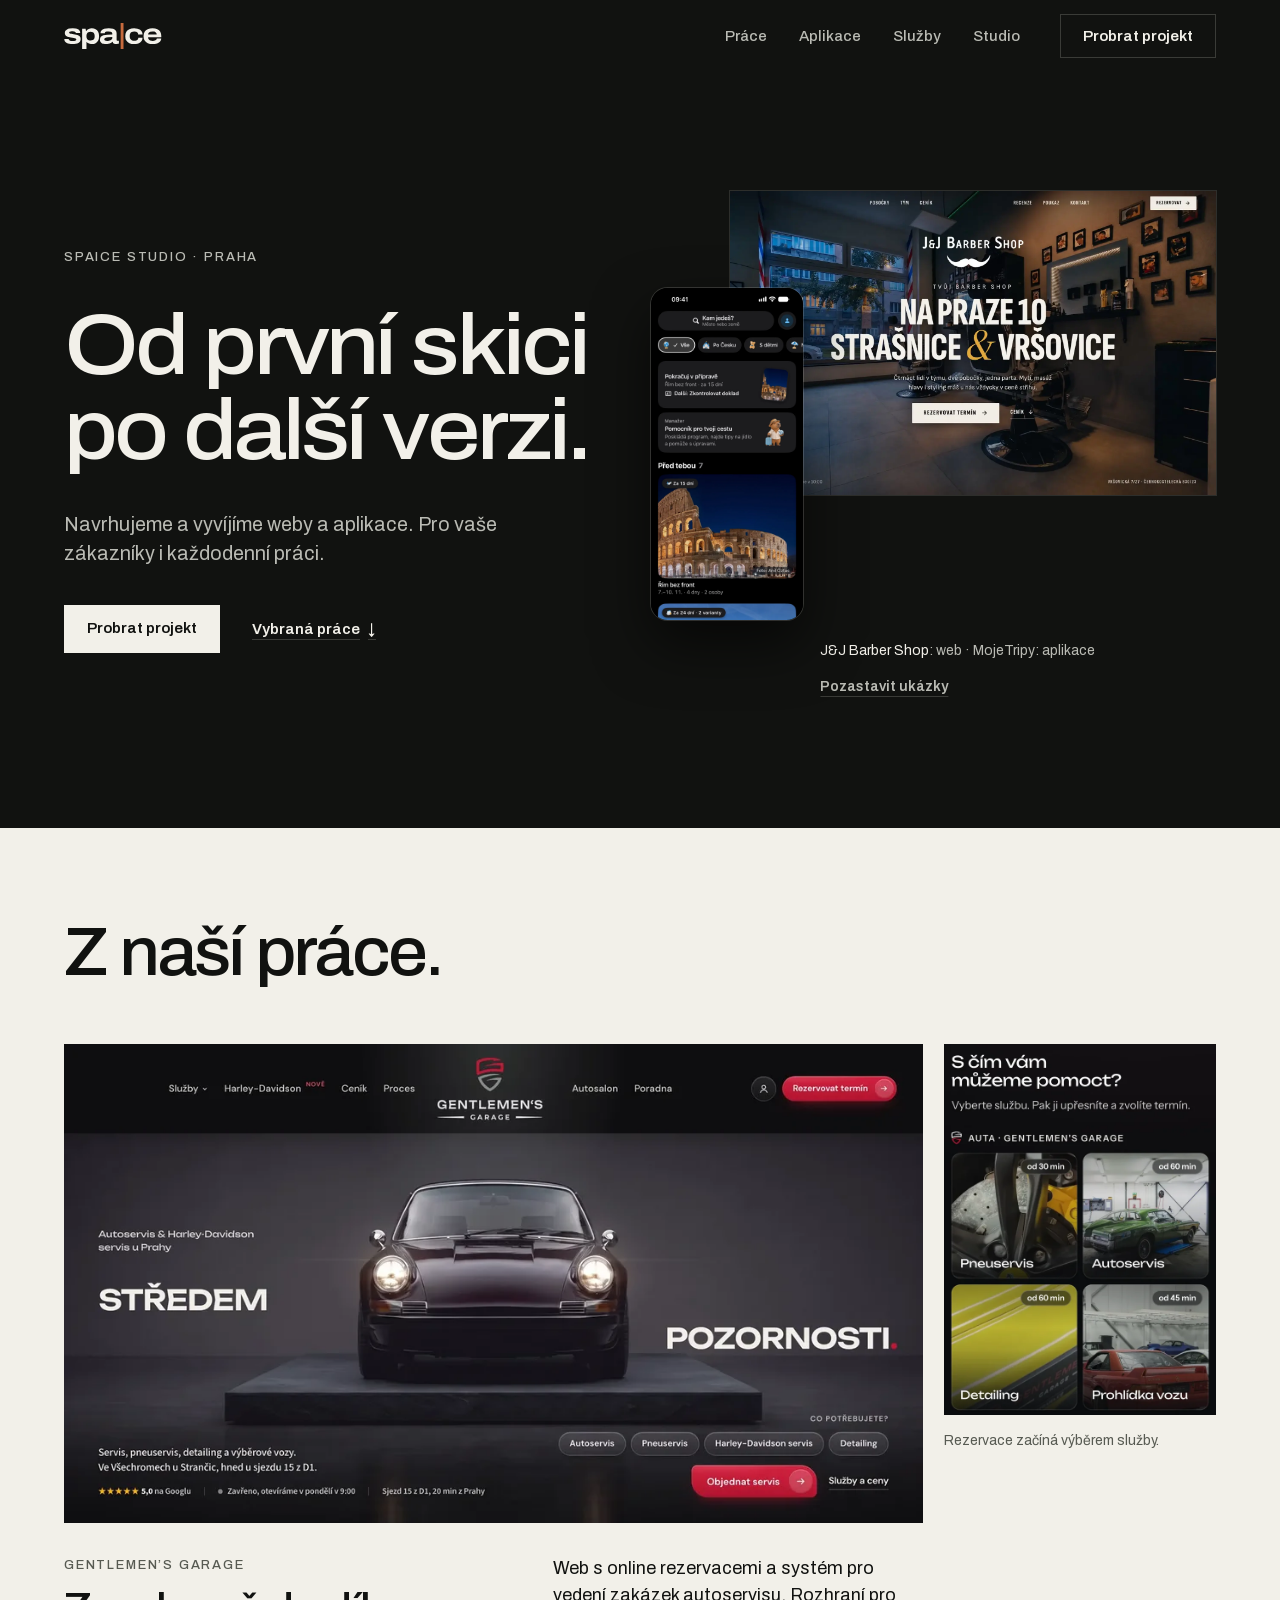
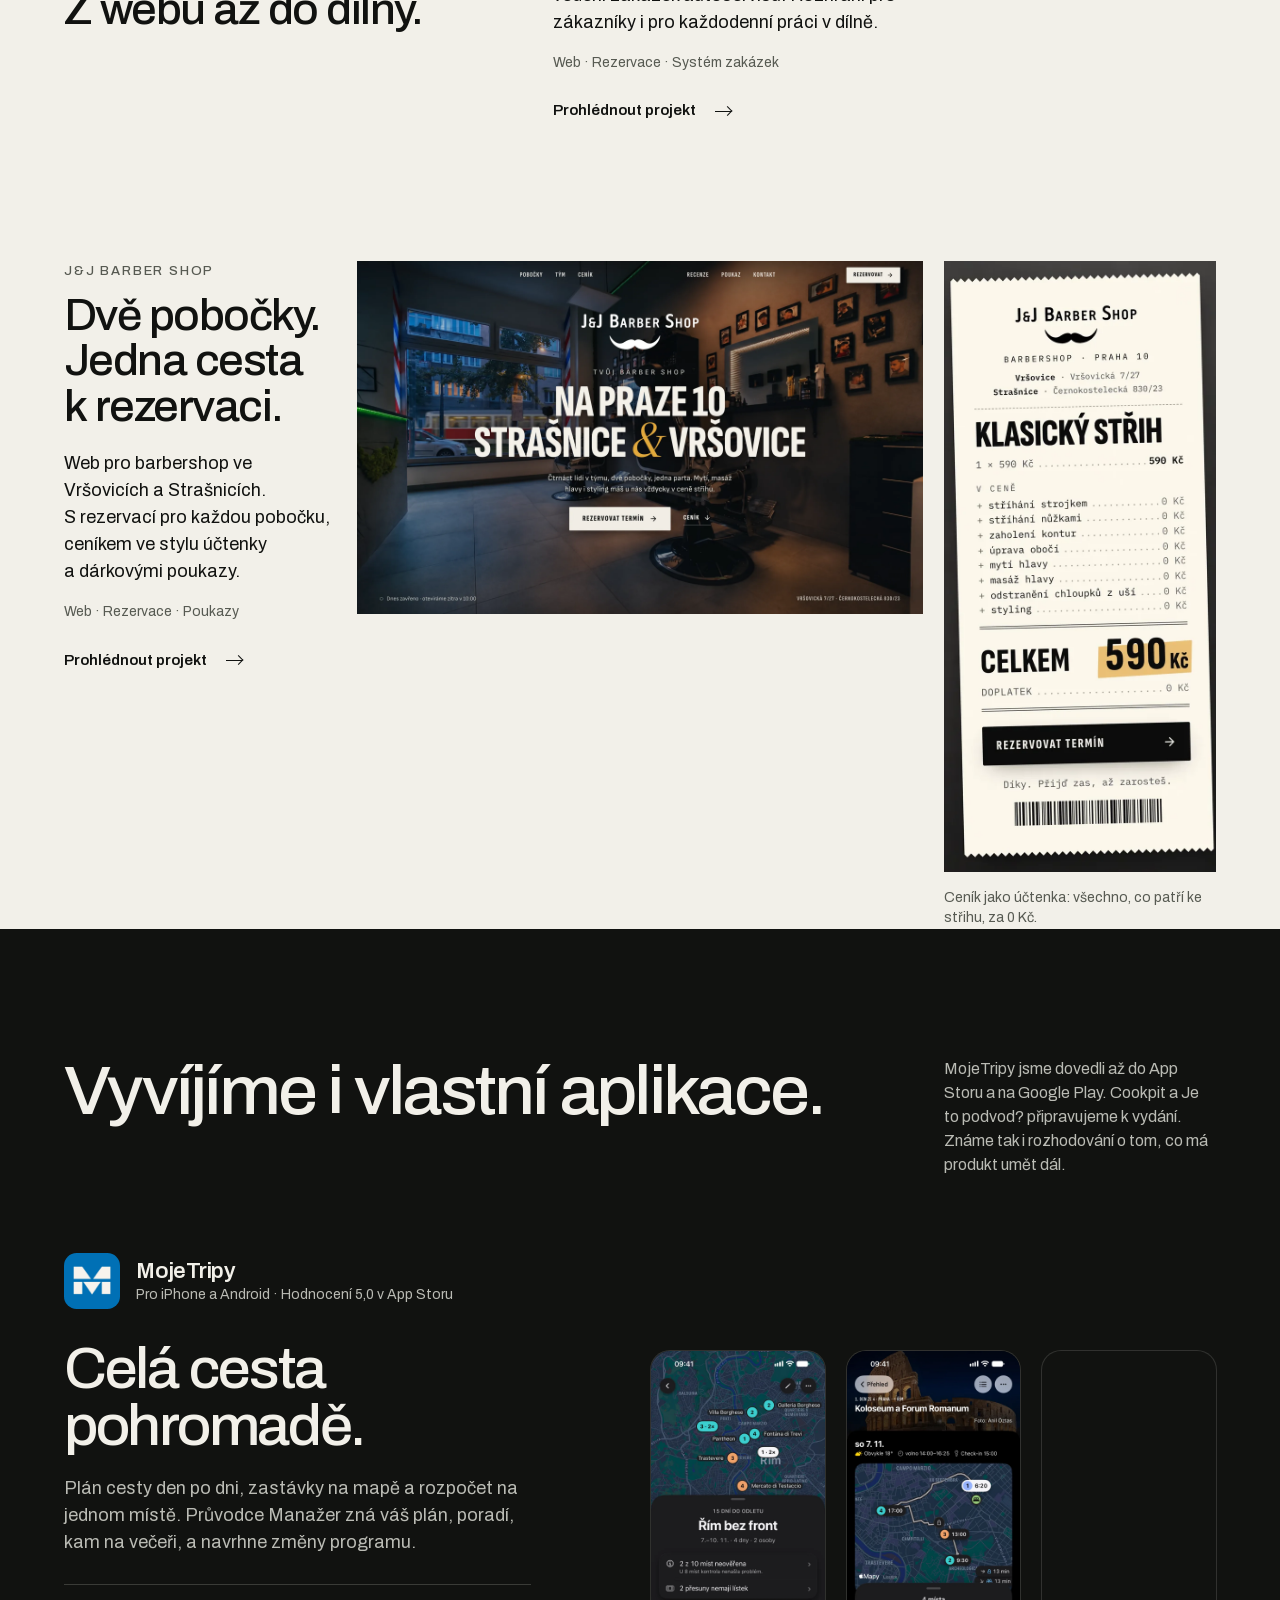
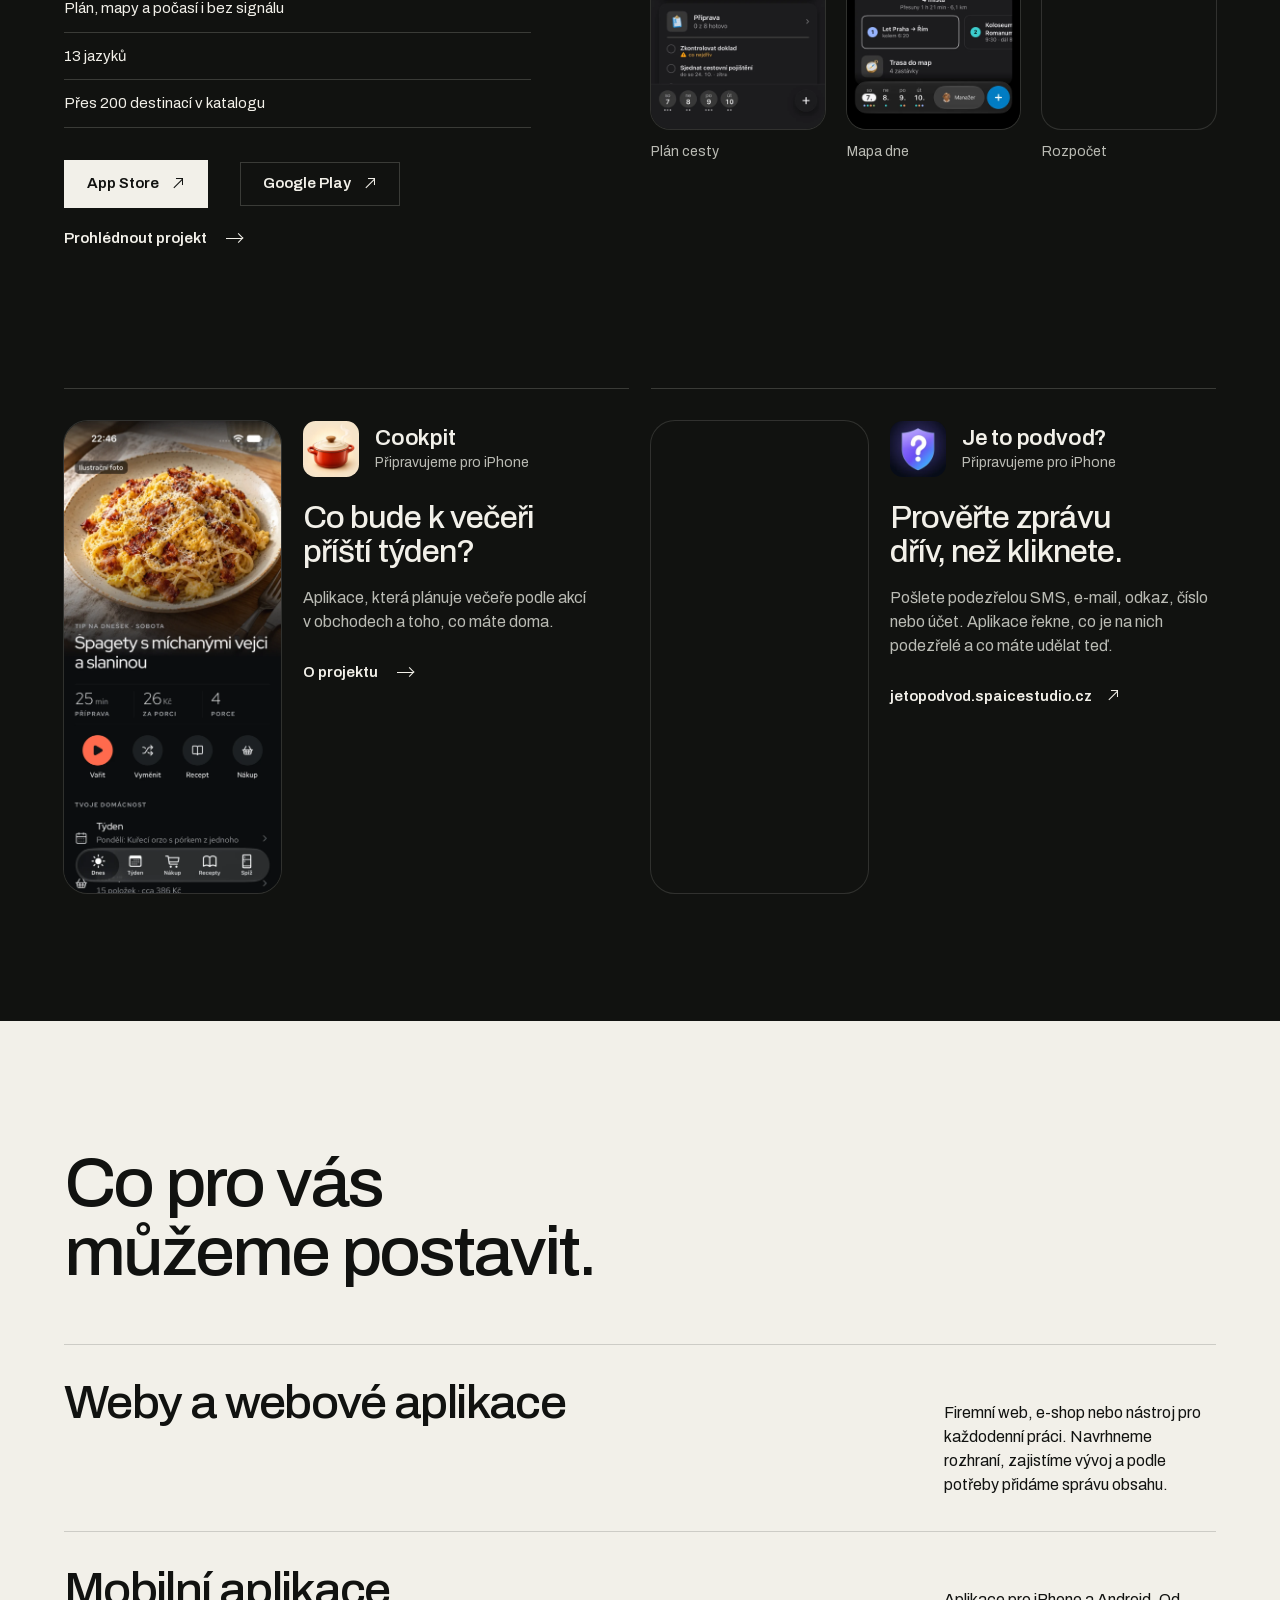
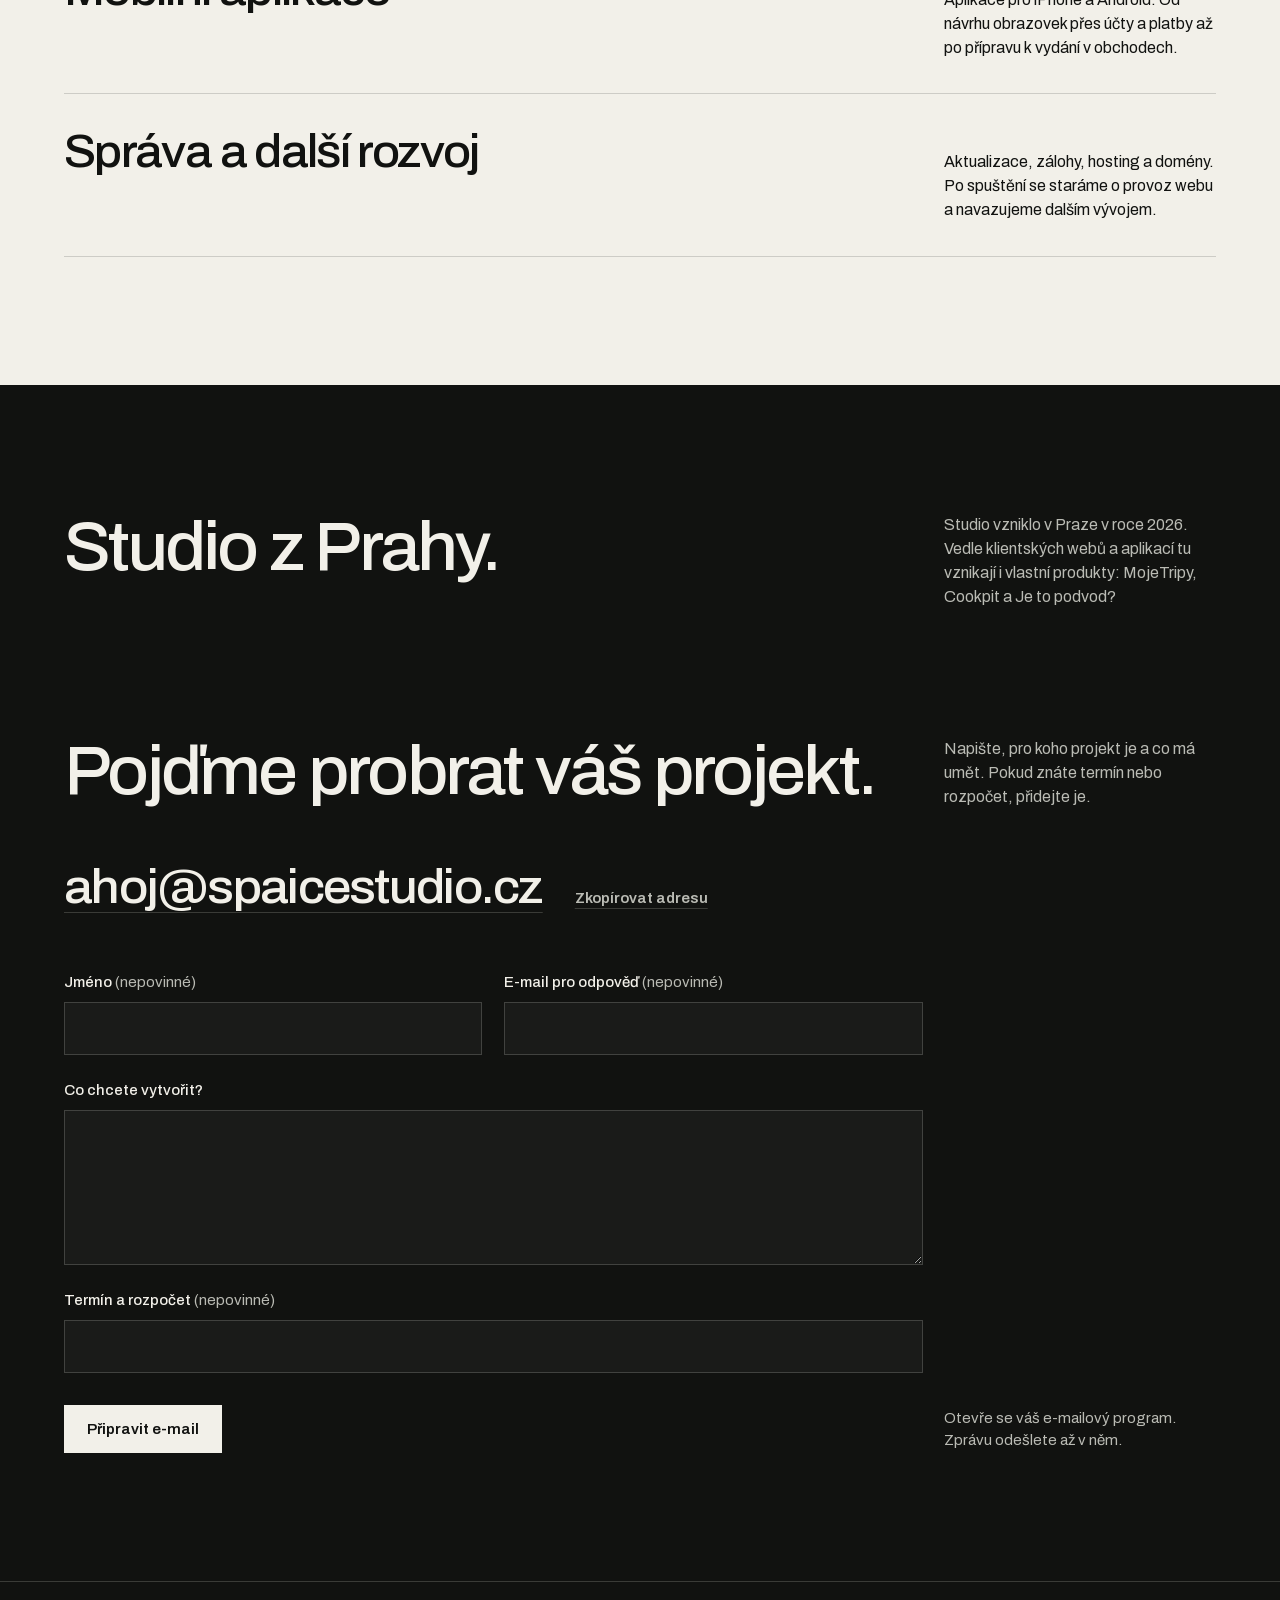
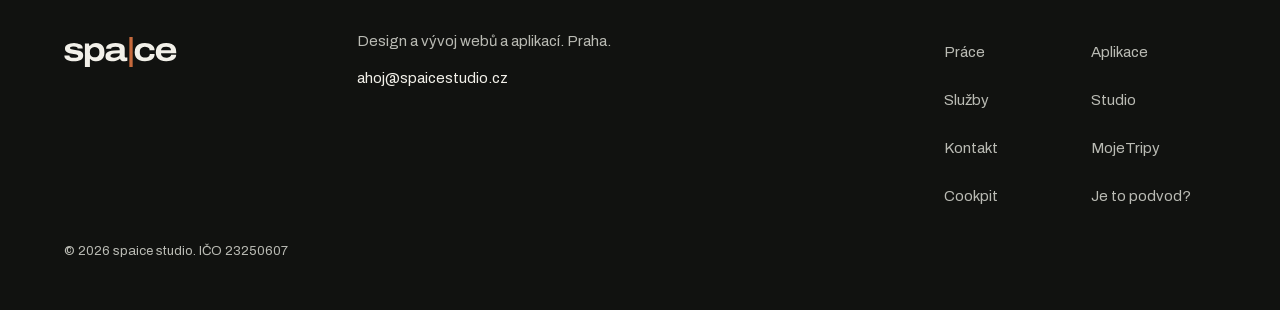
<file: index.html>
<!doctype html>
<html lang="cs">
<head>
  <meta charset="utf-8">
  <meta name="viewport" content="width=device-width, initial-scale=1, viewport-fit=cover">
  <title>spaice studio | Design a vývoj webů a aplikací</title>
  <meta name="description" content="Pražské studio pro návrh a vývoj webů, mobilních aplikací a zakázkových systémů. Od prvního návrhu přes spuštění po další rozvoj.">
  <link rel="canonical" href="https://spaicestudio.cz/">
  <meta name="theme-color" content="#111210">
  <meta property="og:type" content="website">
  <meta property="og:site_name" content="spaice studio">
  <meta property="og:locale" content="cs_CZ">
  <meta property="og:url" content="https://spaicestudio.cz/">
  <meta property="og:title" content="spaice studio | Design a vývoj webů a aplikací">
  <meta property="og:description" content="Pražské studio pro návrh a vývoj webů, mobilních aplikací a zakázkových systémů. Od prvního návrhu přes spuštění po další rozvoj.">
  <meta property="og:image" content="https://spaicestudio.cz/assets/img/share-2510.jpg">
  <meta property="og:image:width" content="1200">
  <meta property="og:image:height" content="630">
  <meta name="twitter:card" content="summary_large_image">
  <link rel="icon" href="assets/logo/favicon.svg" type="image/svg+xml">
  <link rel="icon" href="assets/logo/favicon.ico" sizes="48x48">
  <link rel="apple-touch-icon" href="assets/logo/apple-touch-icon.png">
  <link rel="preload" href="assets/fonts/archivo-latin.woff2" as="font" type="font/woff2" crossorigin>
  <link rel="preload" href="assets/fonts/archivo-latin-ext.woff2" as="font" type="font/woff2" crossorigin>
  <link rel="stylesheet" href="assets/css/style.css?v=2510">
  <script src="assets/js/main.js?v=2510" defer></script>
</head>
<body>
<!--email_off-->
  <a class="skip" href="#obsah">Přeskočit na obsah</a>

  <header class="nav">
    <div class="nav__inner frame">
      <a class="logo" href="./" aria-label="spaice studio, úvodní stránka"><svg class="logo__svg" viewBox="26.1 76 3417 910" aria-hidden="true" focusable="false"><path d="M322.4 812Q264.9 812 213.4 801.8Q161.9 791.7 122.6 771.9Q83.3 752 60.7 721.5Q38.1 691 38.1 649.8Q38.1 645.2 38.5 641.3Q38.9 637.4 39.7 633.9H192.9Q192.6 635.7 192.4 638.4Q192.1 641.1 192.1 643.1Q192.5 666.9 211.1 681.4Q229.7 695.9 259.7 702.3Q289.8 708.7 324.1 708.7Q355.7 708.7 386.4 704.6Q417.2 700.4 437.2 688.9Q457.2 677.4 457.2 654.8Q457.2 630.4 433.2 619.2Q409.2 607.9 366.9 601.3Q324.5 594.7 269.1 586Q226 578.8 187.5 568Q149 557.1 119.1 539.6Q89.3 522 72.2 494.2Q55.1 466.4 55.1 425.6Q55.1 381.5 75.4 350.5Q95.6 319.4 132.3 299.7Q169 279.9 219.5 270.6Q270 261.2 330.5 261.2Q385 261.2 432.2 270.5Q479.4 279.8 515.4 298.5Q551.4 317.2 572 345.1Q592.6 373.1 592.6 409.6Q592.6 414 592.5 418.5Q592.4 423 591.6 425.9H439.1V420.4Q439.1 400.9 423.7 388.7Q408.2 376.5 383.3 370.4Q358.4 364.3 327.9 364.3Q314.1 364.3 293.5 365.8Q272.8 367.4 252.9 372.1Q233 376.8 219.7 385.6Q206.3 394.5 206.3 409.9Q206.3 429.7 228.2 439.7Q250.1 449.8 286 455.4Q321.8 461 363.7 467.9Q409.8 475.1 453.8 484.2Q497.8 493.3 532.6 510.2Q567.4 527.1 588 557Q608.6 586.9 608.6 635.9Q608.6 685.4 588.1 719.3Q567.6 753.2 529.8 773.6Q492.1 794 439.4 803Q386.7 812 322.4 812Z M660.4 986.1V273H783.4L796.2 352.5H804.1Q838.7 303.1 888.7 282Q938.8 261 998.2 261Q1075.3 261 1132.6 290.7Q1189.9 320.5 1222 381.5Q1254 442.5 1254 536.5Q1254 630 1222.1 691.3Q1190.3 752.5 1134.3 782.3Q1078.3 812 1004.8 812Q967.1 812 932.2 803.8Q897.3 795.6 868.4 778.9Q839.6 762.1 819.1 736.9H812V986.1ZM956.7 690.3Q1004.1 690.3 1035.6 673.1Q1067.2 655.9 1083.2 623.4Q1099.3 591 1099.3 545.5V527.9Q1099.3 481.4 1083.2 448.9Q1067.2 416.3 1035 399.5Q1002.9 382.7 955.6 382.7Q909.1 382.7 876.6 400.5Q844.2 418.2 827.7 451.3Q811.2 484.5 811.2 531.1V541.2Q811.2 575.8 820.6 603.6Q830 631.5 848.6 650.5Q867.1 669.5 894.2 679.9Q921.4 690.3 956.7 690.3Z M1495.4 812Q1453.6 812 1415.6 805Q1377.5 798 1347.9 781.1Q1318.3 764.1 1301.4 734.3Q1284.5 704.4 1284.5 658.5Q1284.5 597.1 1316.2 561.1Q1347.9 525.1 1406 507.6Q1464.2 490.2 1543.1 484.8Q1622.1 479.4 1715.9 479.4V454.3Q1715.9 424.6 1702.2 405.9Q1688.6 387.3 1660.1 378.6Q1631.5 369.9 1585.1 369.9Q1547.3 369.9 1518.4 376.1Q1489.4 382.2 1473.3 393.9Q1457.2 405.6 1457.2 422.9V433.6H1305.9Q1304.9 429.4 1304.7 425.5Q1304.4 421.6 1304.4 416.3Q1304.4 369.6 1337.5 334.7Q1370.7 299.7 1434.9 280.4Q1499.2 261 1592.6 261Q1681.7 261 1742.9 278.7Q1804.2 296.4 1835.9 334.7Q1867.6 373 1867.6 435.8V661.4Q1867.6 679.7 1876 689.6Q1884.3 699.5 1901.4 699.5H1947.9V794.6Q1936.5 799.2 1910.4 805.5Q1884.2 811.8 1851.8 811.8Q1810.5 811.8 1785 801.7Q1759.6 791.7 1746.6 774.1Q1733.7 756.5 1728.5 734.5H1721Q1695.6 758.2 1661.3 775.9Q1626.9 793.7 1585.2 802.8Q1543.6 812 1495.4 812ZM1538.1 702.5Q1566.2 702.5 1597 695.7Q1627.9 688.9 1655 675.8Q1682.2 662.7 1699 643Q1715.9 623.2 1715.9 597.3V569Q1623.5 569 1561.2 576.6Q1498.8 584.2 1467.6 601.8Q1436.3 619.4 1436.3 650.1Q1436.3 670.7 1450.6 682Q1464.9 693.3 1488.3 697.9Q1511.7 702.5 1538.1 702.5Z M2481.7 812Q2383.7 812 2313.9 781.7Q2244 751.4 2207.1 690.1Q2170.2 628.8 2170.2 536.2Q2170.2 443.3 2207.2 382.3Q2244.3 321.3 2314.1 291.1Q2383.9 260.9 2481.7 260.9Q2544 260.9 2597.4 274.4Q2650.8 287.8 2690.9 315.2Q2731 342.6 2753 383.3Q2775 423.9 2775 478.1H2622.2Q2622.2 444.1 2603.8 420.8Q2585.3 397.4 2553.6 385.4Q2521.9 373.3 2481.3 373.3Q2430.9 373.3 2396.3 391.1Q2361.7 408.9 2344.1 442.8Q2326.4 476.8 2326.4 526V546.7Q2326.4 595.2 2344.5 629.5Q2362.5 663.8 2398.3 681.8Q2434 699.7 2486.8 699.7Q2526.8 699.7 2558.6 686.8Q2590.5 674 2609.4 650Q2628.3 626.1 2628.3 594H2775Q2775 648.5 2752.7 689.5Q2730.4 730.5 2690.8 757.7Q2651.2 784.8 2597.6 798.4Q2544 812 2481.7 812Z M3129.3 812Q3029.9 812 2958.6 782.6Q2887.3 753.2 2848.9 692.1Q2810.5 631 2810.5 536.8Q2810.5 443.9 2848.3 382.7Q2886 321.4 2956.4 291.2Q3026.9 261 3124.2 261Q3223.6 261 3292.2 290.8Q3360.8 320.5 3396 379.7Q3431.1 438.8 3431.1 527.6V570.5H2968.4Q2970.8 616.9 2990.2 646.3Q3009.6 675.8 3045.5 689.4Q3081.5 703.1 3131.8 703.1Q3155.6 703.1 3180.3 697.6Q3205 692.2 3225.8 681.5Q3246.7 670.9 3260.2 654.5Q3273.8 638.2 3275.5 616H3428.7Q3428.7 660.2 3407.8 696.5Q3386.9 732.8 3347.5 758.5Q3308.1 784.2 3252.8 798.1Q3197.5 812 3129.3 812ZM2969 478.2H3271.3Q3271.3 450.6 3260.4 430.4Q3249.5 410.2 3229.9 396.7Q3210.3 383.3 3184.1 376.7Q3158 370.2 3127.3 370.2Q3081.2 370.2 3047.1 382.5Q3013 394.9 2993.5 419.1Q2974 443.4 2969 478.2Z" fill="currentColor"/><rect x="2009" y="76" width="100" height="910" fill="#c66a3d"/></svg></a>
      <nav class="nav__links" aria-label="Hlavní navigace">
        <a href="#prace">Práce</a>
        <a href="#aplikace">Aplikace</a>
        <a href="#sluzby">Služby</a>
        <a href="#studio">Studio</a>
      </nav>
      <a class="btn btn--line nav__cta" href="#kontakt">Probrat projekt</a>
      <button class="nav__toggle" type="button" aria-expanded="false" aria-controls="menu" data-menu-toggle>Menu</button>
    </div>
  </header>

  <div class="menu" id="menu" data-menu hidden>
    <nav class="menu__links frame" aria-label="Mobilní navigace">
      <a href="#prace">Práce</a>
      <a href="#aplikace">Aplikace</a>
      <a href="#sluzby">Služby</a>
      <a href="#studio">Studio</a>
      <a href="#kontakt">Kontakt</a>
    </nav>
    <p class="menu__mail frame"><a href="mailto:ahoj@spaicestudio.cz">ahoj@spaicestudio.cz</a></p>
  </div>

  <main id="obsah">
    <section class="hero" aria-labelledby="hero-title">
      <div class="hero__inner frame grid">
        <div class="hero__text">
          <p class="hero__label">spaice studio · Praha</p>
          <h1 class="hero__title" id="hero-title">
            <span class="hero__line">Od první skici</span>
            <span class="hero__line">po další verzi.</span>
          </h1>
          <p class="hero__lead">Navrhujeme a&nbsp;vyvíjíme weby a&nbsp;aplikace. Pro&nbsp;vaše zákazníky i&nbsp;každodenní práci.</p>
          <div class="hero__actions">
            <a class="btn btn--solid" href="#kontakt">Probrat projekt</a>
            <a class="hero__more" href="#prace">Vybraná práce <span aria-hidden="true">↓</span></a>
          </div>
        </div>

        <figure class="stage" data-stage aria-label="Ukázky práce: záznam webu klienta a&nbsp;obrazovky aplikace MojeTripy">
          <div class="stage__visual">
          <div class="stage__web">
            <video muted playsinline preload="none" poster="assets/video/jj-poster-2410.webp" width="1600" height="1000"
                   data-videos="assets/video/jj-2410.mp4|assets/video/gg-2410.mp4" data-posters="assets/video/jj-poster-2410.webp|assets/video/gg-poster-2410.webp" data-names="J&amp;J Barber Shop|Gentlemen’s Garage"></video>
          </div>
          <div class="stage__phone" aria-hidden="true">
              <img class="is-on" src="assets/img/mt-main-2610.webp" alt="" width="804" height="1748" decoding="async">
              <img src="assets/img/mt-trip-2610.webp" alt="" width="804" height="1748" loading="lazy" decoding="async">
              <img src="assets/img/mt-den-2610.webp" alt="" width="804" height="1748" loading="lazy" decoding="async">
              <img src="assets/img/mt-mapa-2610.webp" alt="" width="804" height="1748" loading="lazy" decoding="async">
              <img src="assets/img/mt-penize-2610.webp" alt="" width="804" height="1748" loading="lazy" decoding="async">
          </div>
          </div>
          <figcaption class="stage__cap">
            <span><span class="stage__name" data-stage-name>J&amp;J Barber Shop</span>: web · MojeTripy: aplikace</span>
            <button class="stage__pause" type="button" data-stage-pause aria-pressed="false">Pozastavit ukázky</button>
          </figcaption>
        </figure>
      </div>
    </section>

    <section class="paper" id="prace" aria-labelledby="prace-title">
      <div class="work frame grid">
        <h2 class="section-title" id="prace-title">Z&nbsp;naší práce.</h2>

        <article class="project project--gg" aria-labelledby="gg-title">
          <figure class="project__whole"><img src="assets/img/gg-home-1600.webp" srcset="assets/img/gg-home-1000.webp 1000w, assets/img/gg-home-1600.webp 1600w, assets/img/gg-home-2400.webp 2400w" sizes="(min-width: 900px) 66vw, 100vw" alt="Úvodní stránka webu Gentlemen’s Garage: autoservis a&nbsp;Harley-Davidson servis u&nbsp;Prahy" width="2400" height="1340" loading="lazy" decoding="async"></figure>
          <figure class="detail" aria-hidden="true">
            <img src="assets/img/gg-rezervace-detail-640.webp" srcset="assets/img/gg-rezervace-detail-640.webp 640w, assets/img/gg-rezervace-detail.webp 1110w" sizes="(min-width: 900px) 22vw, 70vw" alt="" width="1110" height="1515" loading="lazy" decoding="async">
            <figcaption>Rezervace začíná výběrem služby.</figcaption>
          </figure>
          <div class="project__head">
            <p class="eyebrow">Gentlemen’s Garage</p>
            <h3 class="project__title" id="gg-title">Z&nbsp;webu až do dílny.</h3>
          </div>
          <div class="project__body">
            <p>Web s&nbsp;online rezervacemi a&nbsp;systém pro vedení zakázek autoservisu. Rozhraní pro zákazníky i&nbsp;pro každodenní práci v&nbsp;dílně.</p>
            <p class="project__scope">Web · Rezervace · Systém zakázek</p>
            <a class="more" href="prace/gentlemens-garage/">Prohlédnout projekt<span class="arrow" aria-hidden="true"></span></a>
          </div>
        </article>

        <article class="project project--jj" aria-labelledby="jj-title">
          <div class="project__head">
            <p class="eyebrow">J&amp;J Barber Shop</p>
            <h3 class="project__title" id="jj-title">Dvě pobočky. Jedna cesta k&nbsp;rezervaci.</h3>
            <p class="project__text">Web pro barbershop ve Vršovicích a&nbsp;Strašnicích. S&nbsp;rezervací pro každou pobočku, ceníkem ve stylu účtenky a&nbsp;dárkovými poukazy.</p>
            <p class="project__scope">Web · Rezervace · Poukazy</p>
            <a class="more" href="prace/jj-barber-shop/">Prohlédnout projekt<span class="arrow" aria-hidden="true"></span></a>
          </div>
          <figure class="project__whole">
            <img src="assets/img/web-jj-home-2400.webp" alt="Úvodní stránka webu J&amp;J Barber Shop: Strašnice a&nbsp;Vršovice na Praze 10." width="2400" height="1500" loading="lazy" decoding="async">
          </figure>
          <figure class="detail" aria-hidden="true">
            <img src="assets/img/jj-uctenka-600.webp" srcset="assets/img/jj-uctenka-600.webp 600w, assets/img/jj-uctenka.webp 900w" sizes="(min-width: 900px) 22vw, 70vw" alt="" width="900" height="2025" loading="lazy" decoding="async">
            <figcaption>Ceník jako účtenka: všechno, co patří ke střihu, za 0&nbsp;Kč.</figcaption>
          </figure>
        </article>
      </div>
    </section>

    <section class="ink apps" id="aplikace" aria-labelledby="apps-title">
      <div class="apps__inner frame grid">
        <h2 class="section-title" id="apps-title">Vyvíjíme i&nbsp;vlastní aplikace.</h2>
        <p class="apps__intro">MojeTripy jsme dovedli až do App Storu a&nbsp;na Google Play. Cookpit a&nbsp;Je to podvod? připravujeme k&nbsp;vydání. Známe tak i&nbsp;rozhodování o&nbsp;tom, co má produkt umět dál.</p>

        <article class="flagship" aria-labelledby="mt-title">
          <div class="flagship__text">
            <div class="app-id">
              <img class="app-icon" src="assets/img/app-mojetripy-m.webp" alt="" width="512" height="512" loading="lazy" decoding="async">
              <div>
                <h3 class="app-id__name" id="mt-title">MojeTripy</h3>
                <p class="app-id__status">Pro iPhone a&nbsp;Android · Hodnocení 5,0 v&nbsp;App Storu</p>
              </div>
            </div>
            <p class="flagship__claim">Celá cesta pohromadě.</p>
            <p class="flagship__desc">Plán cesty den po dni, zastávky na mapě a&nbsp;rozpočet na jednom místě. Průvodce Manažer zná váš plán, poradí, kam na večeři, a&nbsp;navrhne změny programu.</p>
            <ul class="flagship__facts" role="list">
              <li>Plán, mapy a&nbsp;počasí i&nbsp;bez signálu</li>
              <li>13&nbsp;jazyků</li>
              <li>Přes 200&nbsp;destinací v&nbsp;katalogu</li>
            </ul>
            <div class="flagship__actions">
              <a class="btn btn--solid btn--store" href="https://apps.apple.com/cz/app/mojetripy/id6815389423" target="_blank" rel="noopener">App Store<span class="arrow arrow--out" aria-hidden="true"></span></a>
              <a class="btn btn--line btn--store" href="https://play.google.com/store/apps/details?id=cz.mojetripy.app" target="_blank" rel="noopener">Google Play<span class="arrow arrow--out" aria-hidden="true"></span></a>
              <a class="more" href="prace/mojetripy/">Prohlédnout projekt<span class="arrow" aria-hidden="true"></span></a>
            </div>
          </div>
          <div class="flagship__screens">
            <figure>
              <img class="phone-shot" src="assets/img/mt-trip-2610.webp" alt="" width="804" height="1748" loading="lazy" decoding="async">
              <figcaption>Plán cesty</figcaption>
            </figure>
            <figure>
              <img class="phone-shot" src="assets/img/mt-mapa-2610.webp" alt="" width="804" height="1748" loading="lazy" decoding="async">
              <figcaption>Mapa dne</figcaption>
            </figure>
            <figure>
              <img class="phone-shot" src="assets/img/mt-penize-2610.webp" alt="" width="804" height="1748" loading="lazy" decoding="async">
              <figcaption>Rozpočet</figcaption>
            </figure>
          </div>
        </article>

        <div class="apps__more">
          <article class="app-item" aria-labelledby="cookpit-title">
            <img class="app-item__screen phone-shot" src="assets/img/uv-dnes.webp" alt="" width="900" height="1957" loading="lazy" decoding="async">
            <div class="app-item__text">
              <div class="app-id">
                <img class="app-icon" src="assets/img/app-cookpit.webp" alt="" width="256" height="256" loading="lazy" decoding="async">
                <div>
                  <h3 class="app-id__name" id="cookpit-title">Cookpit</h3>
                  <p class="app-id__status">Připravujeme pro iPhone</p>
                </div>
              </div>
              <p class="app-item__claim">Co bude k&nbsp;večeři příští týden?</p>
              <p class="app-item__desc">Aplikace, která plánuje večeře podle akcí v&nbsp;obchodech a&nbsp;toho, co máte doma.</p>
              <a class="more" href="prace/cookpit/">O&nbsp;projektu<span class="arrow" aria-hidden="true"></span></a>
            </div>
          </article>

          <article class="app-item" aria-labelledby="jtp-title">
            <img class="app-item__screen phone-shot" src="assets/img/app-preview-jetopodvod.webp" alt="" width="900" height="1957" loading="lazy" decoding="async">
            <div class="app-item__text">
              <div class="app-id">
                <img class="app-icon" src="assets/img/app-jetopodvod.webp" alt="" width="256" height="256" loading="lazy" decoding="async">
                <div>
                  <h3 class="app-id__name" id="jtp-title">Je to podvod?</h3>
                  <p class="app-id__status">Připravujeme pro iPhone</p>
                </div>
              </div>
              <p class="app-item__claim">Prověřte zprávu dřív, než kliknete.</p>
              <p class="app-item__desc">Pošlete podezřelou SMS, e-mail, odkaz, číslo nebo účet. Aplikace řekne, co je na nich podezřelé a&nbsp;co máte udělat teď.</p>
              <a class="more" href="https://jetopodvod.spaicestudio.cz/" target="_blank" rel="noopener">jetopodvod.spaicestudio.cz<span class="arrow arrow--out" aria-hidden="true"></span></a>
            </div>
          </article>
        </div>
      </div>
    </section>

    <section class="paper" id="sluzby" aria-labelledby="sluzby-title">
      <div class="services frame grid">
        <h2 class="section-title" id="sluzby-title">Co pro vás můžeme postavit.</h2>
        <ul class="rows" role="list">
          <li class="row">
            <h3 class="row__name">Weby a&nbsp;webové aplikace</h3>
            <p class="row__text">Firemní web, e-shop nebo nástroj pro každodenní práci. Navrhneme rozhraní, zajistíme vývoj a&nbsp;podle potřeby přidáme správu obsahu.</p>
          </li>
          <li class="row">
            <h3 class="row__name">Mobilní aplikace</h3>
            <p class="row__text">Aplikace pro iPhone a&nbsp;Android. Od návrhu obrazovek přes účty a&nbsp;platby až po přípravu k&nbsp;vydání v&nbsp;obchodech.</p>
          </li>
          <li class="row">
            <h3 class="row__name">Správa a&nbsp;další rozvoj</h3>
            <p class="row__text">Aktualizace, zálohy, hosting a&nbsp;domény. Po spuštění se staráme o&nbsp;provoz webu a&nbsp;navazujeme dalším vývojem.</p>
          </li>
        </ul>
      </div>
    </section>

    <section class="ink" id="studio" aria-labelledby="studio-title">
      <div class="ink__inner frame grid">
        <div class="studio">
        <h2 class="section-title" id="studio-title">Studio z&nbsp;Prahy.</h2>
        <p class="studio__text">Studio vzniklo v&nbsp;Praze v&nbsp;roce 2026. Vedle klientských webů a&nbsp;aplikací tu vznikají i&nbsp;vlastní produkty: MojeTripy, Cookpit a&nbsp;Je to podvod?</p>
        </div>

        <div class="contact" id="kontakt">
        <h2 class="section-title contact__title">Pojďme probrat váš projekt.</h2>
        <p class="contact__lead">Napište, pro koho projekt je a&nbsp;co má umět. Pokud znáte termín nebo rozpočet, přidejte je.</p>
        <div class="contact__mail">
          <a class="contact__address" href="mailto:ahoj@spaicestudio.cz">ahoj@spaicestudio.cz</a>
          <button class="contact__copy" type="button" data-copy="ahoj@spaicestudio.cz">Zkopírovat adresu</button>
          <span class="contact__copied" role="status" data-copy-status></span>
        </div>

        <form class="form" data-form novalidate>
          <div class="form__fields">
            <div class="field">
              <label for="f-jmeno">Jméno <span class="field__opt">(nepovinné)</span></label>
              <input id="f-jmeno" name="jmeno" type="text" autocomplete="name">
            </div>
            <div class="field">
              <label for="f-email">E-mail pro odpověď <span class="field__opt">(nepovinné)</span></label>
              <input id="f-email" name="email" type="email" autocomplete="email" inputmode="email" aria-describedby="f-email-err">
              <p class="field__err" id="f-email-err" hidden>Zkontrolujte prosím e-mailovou adresu.</p>
            </div>
            <div class="field field--wide">
              <label for="f-co">Co chcete vytvořit?</label>
              <textarea id="f-co" name="co" rows="5" required aria-describedby="f-co-err"></textarea>
              <p class="field__err" id="f-co-err" hidden>Napište prosím, co chcete vytvořit.</p>
            </div>
            <div class="field field--wide">
              <label for="f-termin">Termín a&nbsp;rozpočet <span class="field__opt">(nepovinné)</span></label>
              <input id="f-termin" name="termin" type="text">
            </div>
            <div class="form__send">
              <button class="btn btn--solid" type="submit">Připravit e-mail</button>
            </div>
            <p class="form__status" role="status" data-form-status></p>
          </div>
          <p class="form__note">Otevře se váš e-mailový program. Zprávu odešlete až v&nbsp;něm.</p>
        </form>
        </div>
      </div>
    </section>
  </main>

  <footer class="footer">
    <div class="footer__inner frame grid">
      <a class="logo footer__logo" href="./" aria-label="spaice studio, úvodní stránka"><svg class="logo__svg" viewBox="26.1 76 3417 910" aria-hidden="true" focusable="false"><path d="M322.4 812Q264.9 812 213.4 801.8Q161.9 791.7 122.6 771.9Q83.3 752 60.7 721.5Q38.1 691 38.1 649.8Q38.1 645.2 38.5 641.3Q38.9 637.4 39.7 633.9H192.9Q192.6 635.7 192.4 638.4Q192.1 641.1 192.1 643.1Q192.5 666.9 211.1 681.4Q229.7 695.9 259.7 702.3Q289.8 708.7 324.1 708.7Q355.7 708.7 386.4 704.6Q417.2 700.4 437.2 688.9Q457.2 677.4 457.2 654.8Q457.2 630.4 433.2 619.2Q409.2 607.9 366.9 601.3Q324.5 594.7 269.1 586Q226 578.8 187.5 568Q149 557.1 119.1 539.6Q89.3 522 72.2 494.2Q55.1 466.4 55.1 425.6Q55.1 381.5 75.4 350.5Q95.6 319.4 132.3 299.7Q169 279.9 219.5 270.6Q270 261.2 330.5 261.2Q385 261.2 432.2 270.5Q479.4 279.8 515.4 298.5Q551.4 317.2 572 345.1Q592.6 373.1 592.6 409.6Q592.6 414 592.5 418.5Q592.4 423 591.6 425.9H439.1V420.4Q439.1 400.9 423.7 388.7Q408.2 376.5 383.3 370.4Q358.4 364.3 327.9 364.3Q314.1 364.3 293.5 365.8Q272.8 367.4 252.9 372.1Q233 376.8 219.7 385.6Q206.3 394.5 206.3 409.9Q206.3 429.7 228.2 439.7Q250.1 449.8 286 455.4Q321.8 461 363.7 467.9Q409.8 475.1 453.8 484.2Q497.8 493.3 532.6 510.2Q567.4 527.1 588 557Q608.6 586.9 608.6 635.9Q608.6 685.4 588.1 719.3Q567.6 753.2 529.8 773.6Q492.1 794 439.4 803Q386.7 812 322.4 812Z M660.4 986.1V273H783.4L796.2 352.5H804.1Q838.7 303.1 888.7 282Q938.8 261 998.2 261Q1075.3 261 1132.6 290.7Q1189.9 320.5 1222 381.5Q1254 442.5 1254 536.5Q1254 630 1222.1 691.3Q1190.3 752.5 1134.3 782.3Q1078.3 812 1004.8 812Q967.1 812 932.2 803.8Q897.3 795.6 868.4 778.9Q839.6 762.1 819.1 736.9H812V986.1ZM956.7 690.3Q1004.1 690.3 1035.6 673.1Q1067.2 655.9 1083.2 623.4Q1099.3 591 1099.3 545.5V527.9Q1099.3 481.4 1083.2 448.9Q1067.2 416.3 1035 399.5Q1002.9 382.7 955.6 382.7Q909.1 382.7 876.6 400.5Q844.2 418.2 827.7 451.3Q811.2 484.5 811.2 531.1V541.2Q811.2 575.8 820.6 603.6Q830 631.5 848.6 650.5Q867.1 669.5 894.2 679.9Q921.4 690.3 956.7 690.3Z M1495.4 812Q1453.6 812 1415.6 805Q1377.5 798 1347.9 781.1Q1318.3 764.1 1301.4 734.3Q1284.5 704.4 1284.5 658.5Q1284.5 597.1 1316.2 561.1Q1347.9 525.1 1406 507.6Q1464.2 490.2 1543.1 484.8Q1622.1 479.4 1715.9 479.4V454.3Q1715.9 424.6 1702.2 405.9Q1688.6 387.3 1660.1 378.6Q1631.5 369.9 1585.1 369.9Q1547.3 369.9 1518.4 376.1Q1489.4 382.2 1473.3 393.9Q1457.2 405.6 1457.2 422.9V433.6H1305.9Q1304.9 429.4 1304.7 425.5Q1304.4 421.6 1304.4 416.3Q1304.4 369.6 1337.5 334.7Q1370.7 299.7 1434.9 280.4Q1499.2 261 1592.6 261Q1681.7 261 1742.9 278.7Q1804.2 296.4 1835.9 334.7Q1867.6 373 1867.6 435.8V661.4Q1867.6 679.7 1876 689.6Q1884.3 699.5 1901.4 699.5H1947.9V794.6Q1936.5 799.2 1910.4 805.5Q1884.2 811.8 1851.8 811.8Q1810.5 811.8 1785 801.7Q1759.6 791.7 1746.6 774.1Q1733.7 756.5 1728.5 734.5H1721Q1695.6 758.2 1661.3 775.9Q1626.9 793.7 1585.2 802.8Q1543.6 812 1495.4 812ZM1538.1 702.5Q1566.2 702.5 1597 695.7Q1627.9 688.9 1655 675.8Q1682.2 662.7 1699 643Q1715.9 623.2 1715.9 597.3V569Q1623.5 569 1561.2 576.6Q1498.8 584.2 1467.6 601.8Q1436.3 619.4 1436.3 650.1Q1436.3 670.7 1450.6 682Q1464.9 693.3 1488.3 697.9Q1511.7 702.5 1538.1 702.5Z M2481.7 812Q2383.7 812 2313.9 781.7Q2244 751.4 2207.1 690.1Q2170.2 628.8 2170.2 536.2Q2170.2 443.3 2207.2 382.3Q2244.3 321.3 2314.1 291.1Q2383.9 260.9 2481.7 260.9Q2544 260.9 2597.4 274.4Q2650.8 287.8 2690.9 315.2Q2731 342.6 2753 383.3Q2775 423.9 2775 478.1H2622.2Q2622.2 444.1 2603.8 420.8Q2585.3 397.4 2553.6 385.4Q2521.9 373.3 2481.3 373.3Q2430.9 373.3 2396.3 391.1Q2361.7 408.9 2344.1 442.8Q2326.4 476.8 2326.4 526V546.7Q2326.4 595.2 2344.5 629.5Q2362.5 663.8 2398.3 681.8Q2434 699.7 2486.8 699.7Q2526.8 699.7 2558.6 686.8Q2590.5 674 2609.4 650Q2628.3 626.1 2628.3 594H2775Q2775 648.5 2752.7 689.5Q2730.4 730.5 2690.8 757.7Q2651.2 784.8 2597.6 798.4Q2544 812 2481.7 812Z M3129.3 812Q3029.9 812 2958.6 782.6Q2887.3 753.2 2848.9 692.1Q2810.5 631 2810.5 536.8Q2810.5 443.9 2848.3 382.7Q2886 321.4 2956.4 291.2Q3026.9 261 3124.2 261Q3223.6 261 3292.2 290.8Q3360.8 320.5 3396 379.7Q3431.1 438.8 3431.1 527.6V570.5H2968.4Q2970.8 616.9 2990.2 646.3Q3009.6 675.8 3045.5 689.4Q3081.5 703.1 3131.8 703.1Q3155.6 703.1 3180.3 697.6Q3205 692.2 3225.8 681.5Q3246.7 670.9 3260.2 654.5Q3273.8 638.2 3275.5 616H3428.7Q3428.7 660.2 3407.8 696.5Q3386.9 732.8 3347.5 758.5Q3308.1 784.2 3252.8 798.1Q3197.5 812 3129.3 812ZM2969 478.2H3271.3Q3271.3 450.6 3260.4 430.4Q3249.5 410.2 3229.9 396.7Q3210.3 383.3 3184.1 376.7Q3158 370.2 3127.3 370.2Q3081.2 370.2 3047.1 382.5Q3013 394.9 2993.5 419.1Q2974 443.4 2969 478.2Z" fill="currentColor"/><rect x="2009" y="76" width="100" height="910" fill="#c66a3d"/></svg></a>
      <div class="footer__about">
        <p>Design a&nbsp;vývoj webů a&nbsp;aplikací. Praha.</p>
        <a class="footer__mail" href="mailto:ahoj@spaicestudio.cz">ahoj@spaicestudio.cz</a>
      </div>
      <nav class="footer__nav" aria-label="Patička">
        <a href="#prace">Práce</a>
        <a href="#aplikace">Aplikace</a>
        <a href="#sluzby">Služby</a>
        <a href="#studio">Studio</a>
        <a href="#kontakt">Kontakt</a>
        <a href="prace/mojetripy/">MojeTripy</a>
        <a href="prace/cookpit/">Cookpit</a>
        <a href="https://jetopodvod.spaicestudio.cz/">Je to podvod?</a>
      </nav>
      <p class="footer__legal">©&nbsp;2026 spaice studio. IČO 23250607</p>
    </div>
  </footer>
<!--/email_off-->
</body>
</html>
</file>
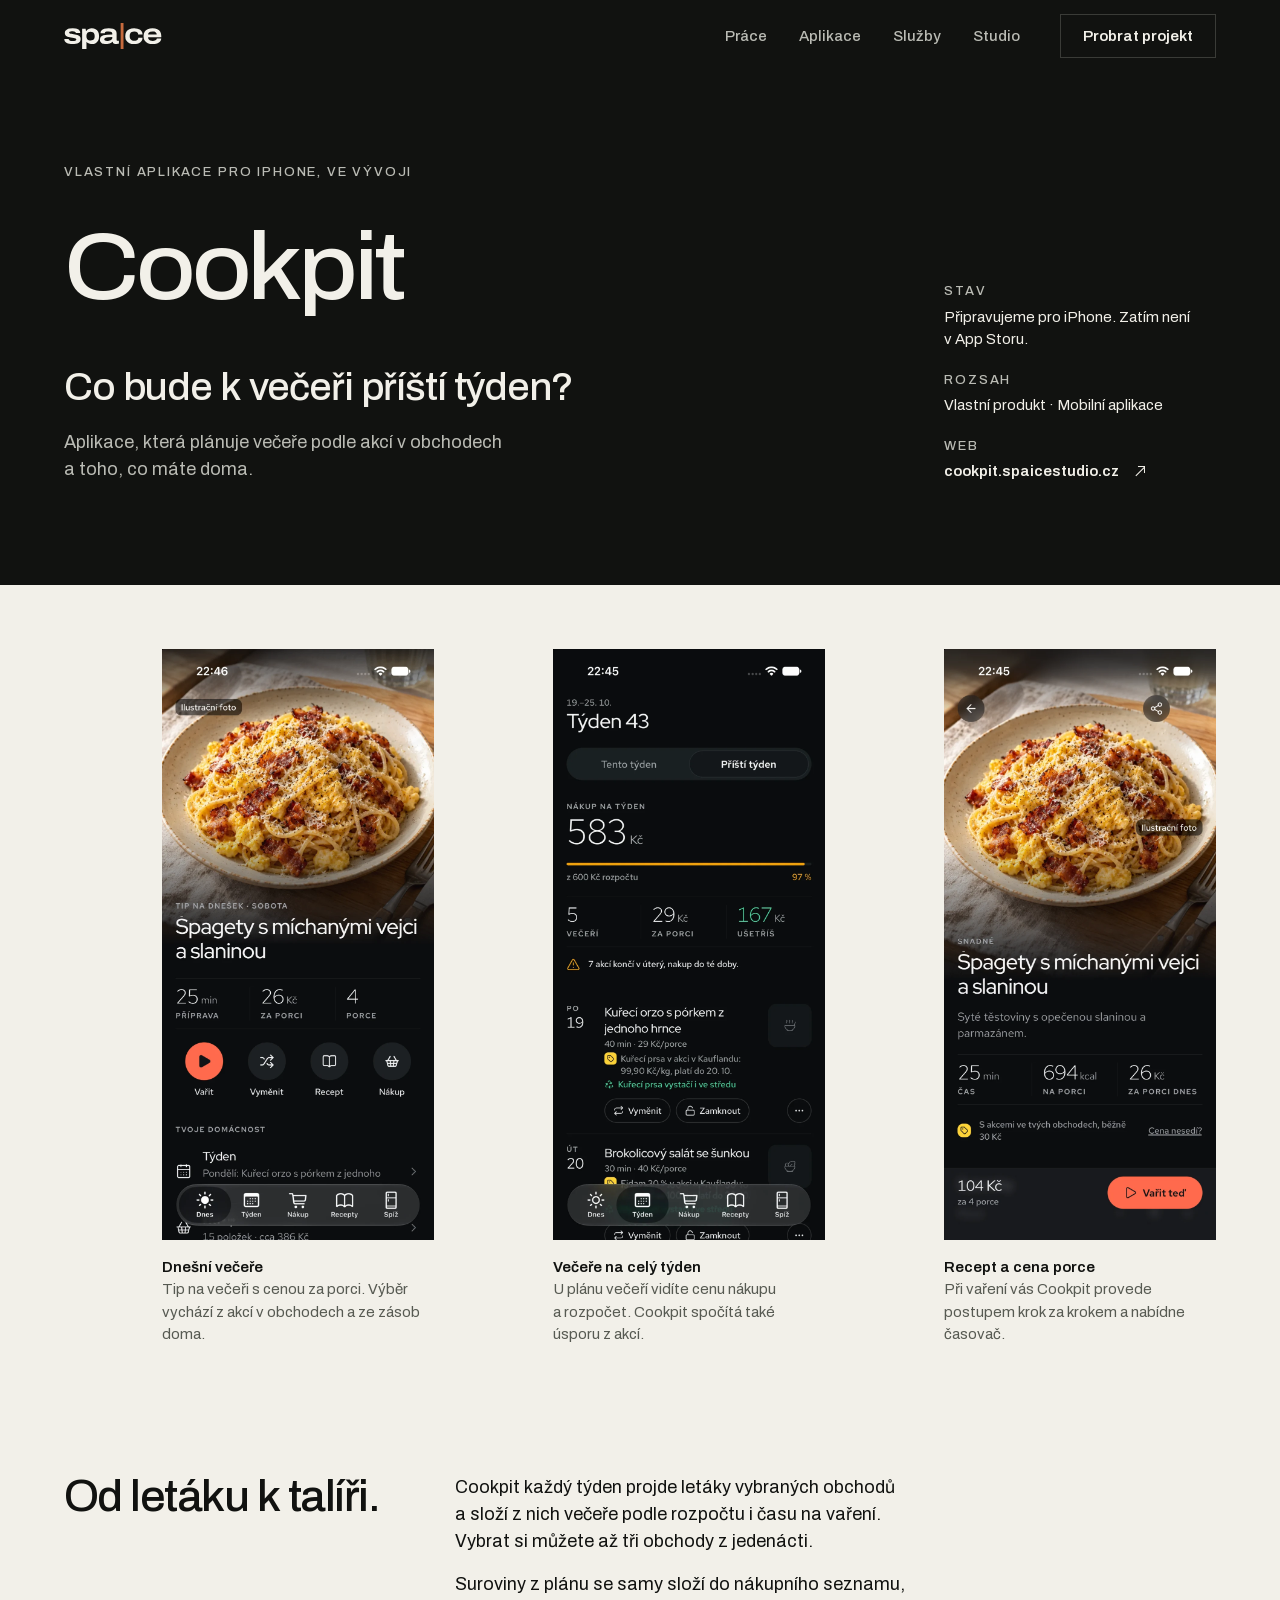
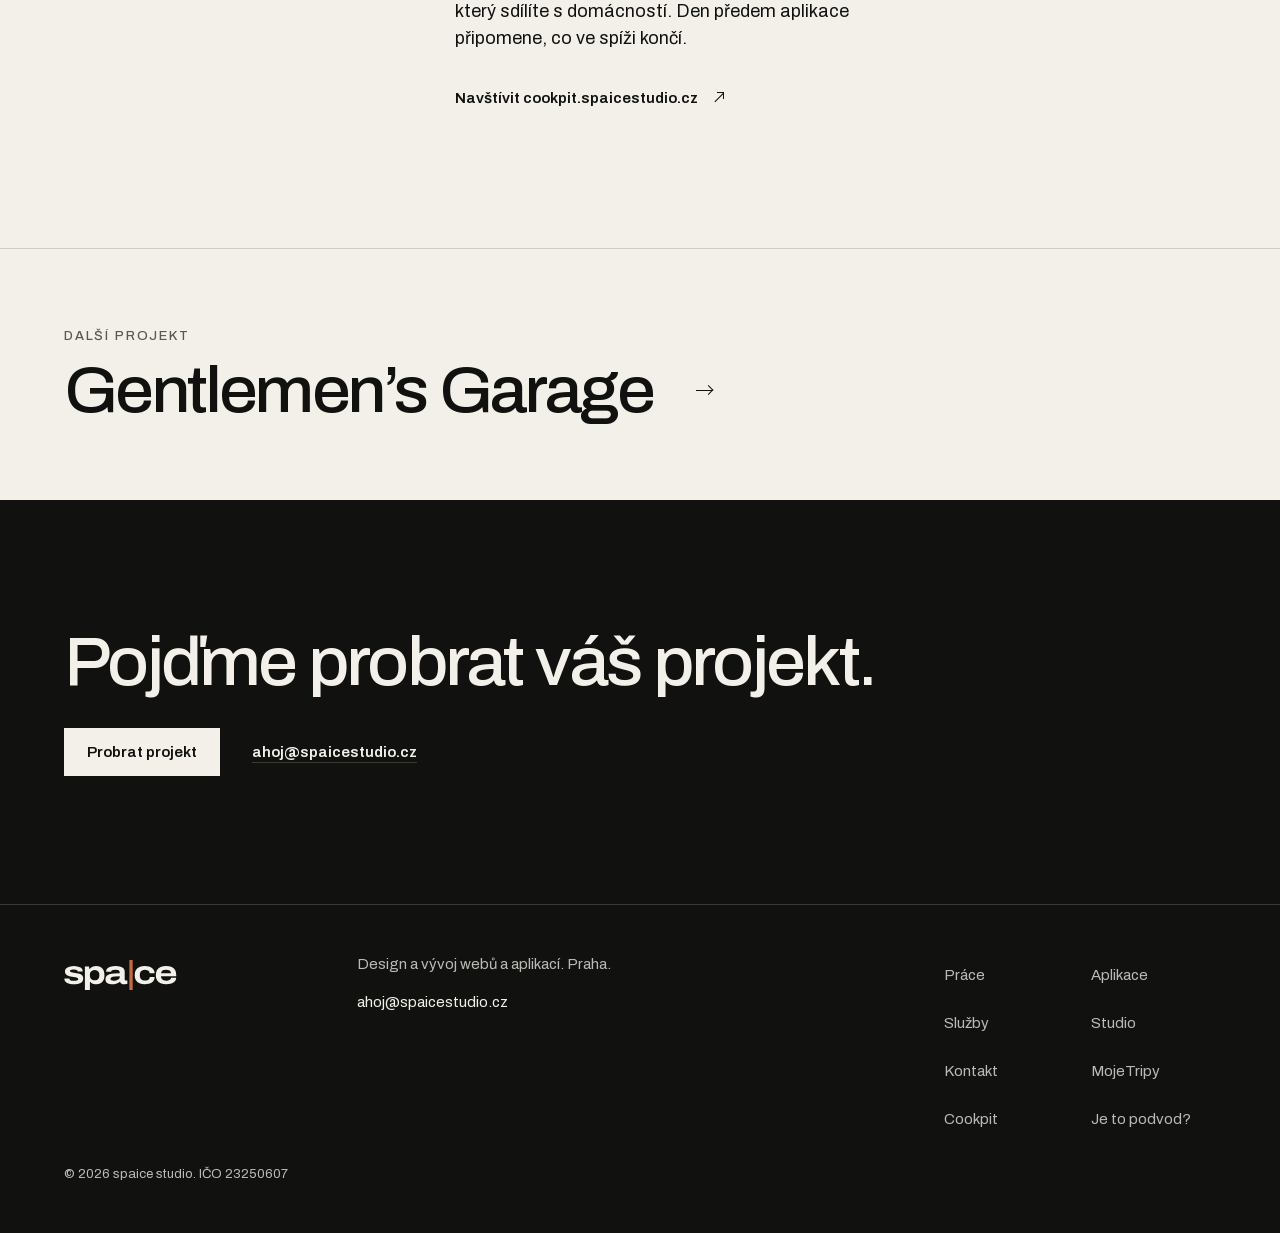
<file: prace/cookpit/index.html>
<!doctype html>
<html lang="cs">
<head>
  <meta charset="utf-8">
  <meta name="viewport" content="width=device-width, initial-scale=1, viewport-fit=cover">
  <title>Cookpit: večeře podle akcí v obchodech | spaice studio</title>
  <meta name="description" content="Aplikace, která plánuje večeře podle akcí v obchodech a toho, co máte doma.">
  <link rel="canonical" href="https://spaicestudio.cz/prace/cookpit/">
  <meta name="theme-color" content="#111210">
  <meta property="og:type" content="website">
  <meta property="og:site_name" content="spaice studio">
  <meta property="og:locale" content="cs_CZ">
  <meta property="og:url" content="https://spaicestudio.cz/prace/cookpit/">
  <meta property="og:title" content="Cookpit: večeře podle akcí v obchodech | spaice studio">
  <meta property="og:description" content="Aplikace, která plánuje večeře podle akcí v obchodech a toho, co máte doma.">
  <meta property="og:image" content="https://spaicestudio.cz/assets/img/share-cookpit-2510.jpg">
  <meta property="og:image:width" content="1200">
  <meta property="og:image:height" content="630">
  <meta name="twitter:card" content="summary_large_image">
  <link rel="icon" href="../../assets/logo/favicon.svg" type="image/svg+xml">
  <link rel="icon" href="../../assets/logo/favicon.ico" sizes="48x48">
  <link rel="apple-touch-icon" href="../../assets/logo/apple-touch-icon.png">
  <link rel="preload" href="../../assets/fonts/archivo-latin.woff2" as="font" type="font/woff2" crossorigin>
  <link rel="preload" href="../../assets/fonts/archivo-latin-ext.woff2" as="font" type="font/woff2" crossorigin>
  <link rel="stylesheet" href="../../assets/css/style.css?v=2510">
  <script src="../../assets/js/main.js?v=2510" defer></script>
</head>
<body>
<!--email_off-->
  <a class="skip" href="#obsah">Přeskočit na obsah</a>

  <header class="nav">
    <div class="nav__inner frame">
      <a class="logo" href="../../" aria-label="spaice studio, úvodní stránka"><svg class="logo__svg" viewBox="26.1 76 3417 910" aria-hidden="true" focusable="false"><path d="M322.4 812Q264.9 812 213.4 801.8Q161.9 791.7 122.6 771.9Q83.3 752 60.7 721.5Q38.1 691 38.1 649.8Q38.1 645.2 38.5 641.3Q38.9 637.4 39.7 633.9H192.9Q192.6 635.7 192.4 638.4Q192.1 641.1 192.1 643.1Q192.5 666.9 211.1 681.4Q229.7 695.9 259.7 702.3Q289.8 708.7 324.1 708.7Q355.7 708.7 386.4 704.6Q417.2 700.4 437.2 688.9Q457.2 677.4 457.2 654.8Q457.2 630.4 433.2 619.2Q409.2 607.9 366.9 601.3Q324.5 594.7 269.1 586Q226 578.8 187.5 568Q149 557.1 119.1 539.6Q89.3 522 72.2 494.2Q55.1 466.4 55.1 425.6Q55.1 381.5 75.4 350.5Q95.6 319.4 132.3 299.7Q169 279.9 219.5 270.6Q270 261.2 330.5 261.2Q385 261.2 432.2 270.5Q479.4 279.8 515.4 298.5Q551.4 317.2 572 345.1Q592.6 373.1 592.6 409.6Q592.6 414 592.5 418.5Q592.4 423 591.6 425.9H439.1V420.4Q439.1 400.9 423.7 388.7Q408.2 376.5 383.3 370.4Q358.4 364.3 327.9 364.3Q314.1 364.3 293.5 365.8Q272.8 367.4 252.9 372.1Q233 376.8 219.7 385.6Q206.3 394.5 206.3 409.9Q206.3 429.7 228.2 439.7Q250.1 449.8 286 455.4Q321.8 461 363.7 467.9Q409.8 475.1 453.8 484.2Q497.8 493.3 532.6 510.2Q567.4 527.1 588 557Q608.6 586.9 608.6 635.9Q608.6 685.4 588.1 719.3Q567.6 753.2 529.8 773.6Q492.1 794 439.4 803Q386.7 812 322.4 812Z M660.4 986.1V273H783.4L796.2 352.5H804.1Q838.7 303.1 888.7 282Q938.8 261 998.2 261Q1075.3 261 1132.6 290.7Q1189.9 320.5 1222 381.5Q1254 442.5 1254 536.5Q1254 630 1222.1 691.3Q1190.3 752.5 1134.3 782.3Q1078.3 812 1004.8 812Q967.1 812 932.2 803.8Q897.3 795.6 868.4 778.9Q839.6 762.1 819.1 736.9H812V986.1ZM956.7 690.3Q1004.1 690.3 1035.6 673.1Q1067.2 655.9 1083.2 623.4Q1099.3 591 1099.3 545.5V527.9Q1099.3 481.4 1083.2 448.9Q1067.2 416.3 1035 399.5Q1002.9 382.7 955.6 382.7Q909.1 382.7 876.6 400.5Q844.2 418.2 827.7 451.3Q811.2 484.5 811.2 531.1V541.2Q811.2 575.8 820.6 603.6Q830 631.5 848.6 650.5Q867.1 669.5 894.2 679.9Q921.4 690.3 956.7 690.3Z M1495.4 812Q1453.6 812 1415.6 805Q1377.5 798 1347.9 781.1Q1318.3 764.1 1301.4 734.3Q1284.5 704.4 1284.5 658.5Q1284.5 597.1 1316.2 561.1Q1347.9 525.1 1406 507.6Q1464.2 490.2 1543.1 484.8Q1622.1 479.4 1715.9 479.4V454.3Q1715.9 424.6 1702.2 405.9Q1688.6 387.3 1660.1 378.6Q1631.5 369.9 1585.1 369.9Q1547.3 369.9 1518.4 376.1Q1489.4 382.2 1473.3 393.9Q1457.2 405.6 1457.2 422.9V433.6H1305.9Q1304.9 429.4 1304.7 425.5Q1304.4 421.6 1304.4 416.3Q1304.4 369.6 1337.5 334.7Q1370.7 299.7 1434.9 280.4Q1499.2 261 1592.6 261Q1681.7 261 1742.9 278.7Q1804.2 296.4 1835.9 334.7Q1867.6 373 1867.6 435.8V661.4Q1867.6 679.7 1876 689.6Q1884.3 699.5 1901.4 699.5H1947.9V794.6Q1936.5 799.2 1910.4 805.5Q1884.2 811.8 1851.8 811.8Q1810.5 811.8 1785 801.7Q1759.6 791.7 1746.6 774.1Q1733.7 756.5 1728.5 734.5H1721Q1695.6 758.2 1661.3 775.9Q1626.9 793.7 1585.2 802.8Q1543.6 812 1495.4 812ZM1538.1 702.5Q1566.2 702.5 1597 695.7Q1627.9 688.9 1655 675.8Q1682.2 662.7 1699 643Q1715.9 623.2 1715.9 597.3V569Q1623.5 569 1561.2 576.6Q1498.8 584.2 1467.6 601.8Q1436.3 619.4 1436.3 650.1Q1436.3 670.7 1450.6 682Q1464.9 693.3 1488.3 697.9Q1511.7 702.5 1538.1 702.5Z M2481.7 812Q2383.7 812 2313.9 781.7Q2244 751.4 2207.1 690.1Q2170.2 628.8 2170.2 536.2Q2170.2 443.3 2207.2 382.3Q2244.3 321.3 2314.1 291.1Q2383.9 260.9 2481.7 260.9Q2544 260.9 2597.4 274.4Q2650.8 287.8 2690.9 315.2Q2731 342.6 2753 383.3Q2775 423.9 2775 478.1H2622.2Q2622.2 444.1 2603.8 420.8Q2585.3 397.4 2553.6 385.4Q2521.9 373.3 2481.3 373.3Q2430.9 373.3 2396.3 391.1Q2361.7 408.9 2344.1 442.8Q2326.4 476.8 2326.4 526V546.7Q2326.4 595.2 2344.5 629.5Q2362.5 663.8 2398.3 681.8Q2434 699.7 2486.8 699.7Q2526.8 699.7 2558.6 686.8Q2590.5 674 2609.4 650Q2628.3 626.1 2628.3 594H2775Q2775 648.5 2752.7 689.5Q2730.4 730.5 2690.8 757.7Q2651.2 784.8 2597.6 798.4Q2544 812 2481.7 812Z M3129.3 812Q3029.9 812 2958.6 782.6Q2887.3 753.2 2848.9 692.1Q2810.5 631 2810.5 536.8Q2810.5 443.9 2848.3 382.7Q2886 321.4 2956.4 291.2Q3026.9 261 3124.2 261Q3223.6 261 3292.2 290.8Q3360.8 320.5 3396 379.7Q3431.1 438.8 3431.1 527.6V570.5H2968.4Q2970.8 616.9 2990.2 646.3Q3009.6 675.8 3045.5 689.4Q3081.5 703.1 3131.8 703.1Q3155.6 703.1 3180.3 697.6Q3205 692.2 3225.8 681.5Q3246.7 670.9 3260.2 654.5Q3273.8 638.2 3275.5 616H3428.7Q3428.7 660.2 3407.8 696.5Q3386.9 732.8 3347.5 758.5Q3308.1 784.2 3252.8 798.1Q3197.5 812 3129.3 812ZM2969 478.2H3271.3Q3271.3 450.6 3260.4 430.4Q3249.5 410.2 3229.9 396.7Q3210.3 383.3 3184.1 376.7Q3158 370.2 3127.3 370.2Q3081.2 370.2 3047.1 382.5Q3013 394.9 2993.5 419.1Q2974 443.4 2969 478.2Z" fill="currentColor"/><rect x="2009" y="76" width="100" height="910" fill="#c66a3d"/></svg></a>
      <nav class="nav__links" aria-label="Hlavní navigace">
        <a href="../../#prace">Práce</a>
        <a href="../../#aplikace">Aplikace</a>
        <a href="../../#sluzby">Služby</a>
        <a href="../../#studio">Studio</a>
      </nav>
      <a class="btn btn--line nav__cta" href="../../#kontakt">Probrat projekt</a>
      <button class="nav__toggle" type="button" aria-expanded="false" aria-controls="menu" data-menu-toggle>Menu</button>
    </div>
  </header>

  <div class="menu" id="menu" data-menu hidden>
    <nav class="menu__links frame" aria-label="Mobilní navigace">
      <a href="../../#prace">Práce</a>
      <a href="../../#aplikace">Aplikace</a>
      <a href="../../#sluzby">Služby</a>
      <a href="../../#studio">Studio</a>
      <a href="../../#kontakt">Kontakt</a>
    </nav>
    <p class="menu__mail frame"><a href="mailto:ahoj@spaicestudio.cz">ahoj@spaicestudio.cz</a></p>
  </div>

  <main id="obsah">
    <article aria-labelledby="case-title">
      <header class="case-hero">
        <div class="case-hero__inner frame grid">
          <p class="hero__label">Vlastní aplikace pro iPhone, ve vývoji</p>
          <h1 class="case-hero__name" id="case-title">Cookpit</h1>
          <p class="case-hero__claim">Co bude k&nbsp;večeři příští týden?</p>
          <p class="case-hero__lead">Aplikace, která plánuje večeře podle akcí v&nbsp;obchodech a&nbsp;toho, co máte doma.</p>
          <dl class="case-hero__facts">
          <div><dt>Stav</dt><dd>Připravujeme pro iPhone. Zatím není v&nbsp;App Storu.</dd></div>
          <div><dt>Rozsah</dt><dd>Vlastní produkt · Mobilní aplikace</dd></div>
          <div><dt>Web</dt><dd><a class="more" href="https://cookpit.spaicestudio.cz/" target="_blank" rel="noopener">cookpit.spaicestudio.cz<span class="arrow arrow--out" aria-hidden="true"></span></a></dd></div>
          </dl>
        </div>
      </header>

      <div class="paper case">
      <div class="case__screens frame grid">
          <figure class="case__screen">
            <img src="../../assets/img/uv-dnes.webp" alt="" width="900" height="1957" decoding="async">
            <figcaption><strong>Dnešní večeře</strong> Tip na večeři s&nbsp;cenou za porci. Výběr vychází z&nbsp;akcí v&nbsp;obchodech a&nbsp;ze zásob doma.</figcaption>
          </figure>
          <figure class="case__screen">
            <img src="../../assets/img/uv-tyden.webp" alt="" width="900" height="1957" loading="lazy" decoding="async">
            <figcaption><strong>Večeře na celý týden</strong> U&nbsp;plánu večeří vidíte cenu nákupu a&nbsp;rozpočet. Cookpit spočítá také úsporu z&nbsp;akcí.</figcaption>
          </figure>
          <figure class="case__screen">
            <img src="../../assets/img/uv-detail.webp" alt="" width="900" height="1957" loading="lazy" decoding="async">
            <figcaption><strong>Recept a&nbsp;cena porce</strong> Při vaření vás Cookpit provede postupem krok za krokem a&nbsp;nabídne časovač.</figcaption>
          </figure>
      </div>

        <div class="case__story frame grid">
          <h2 class="case__story-title">Od letáku k&nbsp;talíři.</h2>
          <div class="case__story-text">
          <p>Cookpit každý týden projde letáky vybraných obchodů a&nbsp;složí z&nbsp;nich večeře podle rozpočtu i&nbsp;času na vaření. Vybrat si můžete až tři obchody z&nbsp;jedenácti.</p>
          <p>Suroviny z&nbsp;plánu se samy složí do nákupního seznamu, který sdílíte s&nbsp;domácností. Den předem aplikace připomene, co ve spíži končí.</p>
            <a class="more" href="https://cookpit.spaicestudio.cz/" target="_blank" rel="noopener">Navštívit cookpit.spaicestudio.cz<span class="arrow arrow--out" aria-hidden="true"></span></a>
          </div>
        </div>

      </div>
    </article>

    <nav class="next" aria-label="Další projekt">
      <a class="next__link frame" href="../gentlemens-garage/">
        <span class="eyebrow">Další projekt</span>
        <span class="next__name">Gentlemen’s Garage<span class="arrow" aria-hidden="true"></span></span>
      </a>
    </nav>

    <section class="ink case-cta" aria-labelledby="cta-title">
      <div class="frame grid">
        <h2 class="section-title" id="cta-title">Pojďme probrat váš projekt.</h2>
        <div class="case-cta__actions">
          <a class="btn btn--solid" href="../../#kontakt">Probrat projekt</a>
          <a class="hero__more" href="mailto:ahoj@spaicestudio.cz">ahoj@spaicestudio.cz</a>
        </div>
      </div>
    </section>
  </main>

  <footer class="footer">
    <div class="footer__inner frame grid">
      <a class="logo footer__logo" href="../../" aria-label="spaice studio, úvodní stránka"><svg class="logo__svg" viewBox="26.1 76 3417 910" aria-hidden="true" focusable="false"><path d="M322.4 812Q264.9 812 213.4 801.8Q161.9 791.7 122.6 771.9Q83.3 752 60.7 721.5Q38.1 691 38.1 649.8Q38.1 645.2 38.5 641.3Q38.9 637.4 39.7 633.9H192.9Q192.6 635.7 192.4 638.4Q192.1 641.1 192.1 643.1Q192.5 666.9 211.1 681.4Q229.7 695.9 259.7 702.3Q289.8 708.7 324.1 708.7Q355.7 708.7 386.4 704.6Q417.2 700.4 437.2 688.9Q457.2 677.4 457.2 654.8Q457.2 630.4 433.2 619.2Q409.2 607.9 366.9 601.3Q324.5 594.7 269.1 586Q226 578.8 187.5 568Q149 557.1 119.1 539.6Q89.3 522 72.2 494.2Q55.1 466.4 55.1 425.6Q55.1 381.5 75.4 350.5Q95.6 319.4 132.3 299.7Q169 279.9 219.5 270.6Q270 261.2 330.5 261.2Q385 261.2 432.2 270.5Q479.4 279.8 515.4 298.5Q551.4 317.2 572 345.1Q592.6 373.1 592.6 409.6Q592.6 414 592.5 418.5Q592.4 423 591.6 425.9H439.1V420.4Q439.1 400.9 423.7 388.7Q408.2 376.5 383.3 370.4Q358.4 364.3 327.9 364.3Q314.1 364.3 293.5 365.8Q272.8 367.4 252.9 372.1Q233 376.8 219.7 385.6Q206.3 394.5 206.3 409.9Q206.3 429.7 228.2 439.7Q250.1 449.8 286 455.4Q321.8 461 363.7 467.9Q409.8 475.1 453.8 484.2Q497.8 493.3 532.6 510.2Q567.4 527.1 588 557Q608.6 586.9 608.6 635.9Q608.6 685.4 588.1 719.3Q567.6 753.2 529.8 773.6Q492.1 794 439.4 803Q386.7 812 322.4 812Z M660.4 986.1V273H783.4L796.2 352.5H804.1Q838.7 303.1 888.7 282Q938.8 261 998.2 261Q1075.3 261 1132.6 290.7Q1189.9 320.5 1222 381.5Q1254 442.5 1254 536.5Q1254 630 1222.1 691.3Q1190.3 752.5 1134.3 782.3Q1078.3 812 1004.8 812Q967.1 812 932.2 803.8Q897.3 795.6 868.4 778.9Q839.6 762.1 819.1 736.9H812V986.1ZM956.7 690.3Q1004.1 690.3 1035.6 673.1Q1067.2 655.9 1083.2 623.4Q1099.3 591 1099.3 545.5V527.9Q1099.3 481.4 1083.2 448.9Q1067.2 416.3 1035 399.5Q1002.9 382.7 955.6 382.7Q909.1 382.7 876.6 400.5Q844.2 418.2 827.7 451.3Q811.2 484.5 811.2 531.1V541.2Q811.2 575.8 820.6 603.6Q830 631.5 848.6 650.5Q867.1 669.5 894.2 679.9Q921.4 690.3 956.7 690.3Z M1495.4 812Q1453.6 812 1415.6 805Q1377.5 798 1347.9 781.1Q1318.3 764.1 1301.4 734.3Q1284.5 704.4 1284.5 658.5Q1284.5 597.1 1316.2 561.1Q1347.9 525.1 1406 507.6Q1464.2 490.2 1543.1 484.8Q1622.1 479.4 1715.9 479.4V454.3Q1715.9 424.6 1702.2 405.9Q1688.6 387.3 1660.1 378.6Q1631.5 369.9 1585.1 369.9Q1547.3 369.9 1518.4 376.1Q1489.4 382.2 1473.3 393.9Q1457.2 405.6 1457.2 422.9V433.6H1305.9Q1304.9 429.4 1304.7 425.5Q1304.4 421.6 1304.4 416.3Q1304.4 369.6 1337.5 334.7Q1370.7 299.7 1434.9 280.4Q1499.2 261 1592.6 261Q1681.7 261 1742.9 278.7Q1804.2 296.4 1835.9 334.7Q1867.6 373 1867.6 435.8V661.4Q1867.6 679.7 1876 689.6Q1884.3 699.5 1901.4 699.5H1947.9V794.6Q1936.5 799.2 1910.4 805.5Q1884.2 811.8 1851.8 811.8Q1810.5 811.8 1785 801.7Q1759.6 791.7 1746.6 774.1Q1733.7 756.5 1728.5 734.5H1721Q1695.6 758.2 1661.3 775.9Q1626.9 793.7 1585.2 802.8Q1543.6 812 1495.4 812ZM1538.1 702.5Q1566.2 702.5 1597 695.7Q1627.9 688.9 1655 675.8Q1682.2 662.7 1699 643Q1715.9 623.2 1715.9 597.3V569Q1623.5 569 1561.2 576.6Q1498.8 584.2 1467.6 601.8Q1436.3 619.4 1436.3 650.1Q1436.3 670.7 1450.6 682Q1464.9 693.3 1488.3 697.9Q1511.7 702.5 1538.1 702.5Z M2481.7 812Q2383.7 812 2313.9 781.7Q2244 751.4 2207.1 690.1Q2170.2 628.8 2170.2 536.2Q2170.2 443.3 2207.2 382.3Q2244.3 321.3 2314.1 291.1Q2383.9 260.9 2481.7 260.9Q2544 260.9 2597.4 274.4Q2650.8 287.8 2690.9 315.2Q2731 342.6 2753 383.3Q2775 423.9 2775 478.1H2622.2Q2622.2 444.1 2603.8 420.8Q2585.3 397.4 2553.6 385.4Q2521.9 373.3 2481.3 373.3Q2430.9 373.3 2396.3 391.1Q2361.7 408.9 2344.1 442.8Q2326.4 476.8 2326.4 526V546.7Q2326.4 595.2 2344.5 629.5Q2362.5 663.8 2398.3 681.8Q2434 699.7 2486.8 699.7Q2526.8 699.7 2558.6 686.8Q2590.5 674 2609.4 650Q2628.3 626.1 2628.3 594H2775Q2775 648.5 2752.7 689.5Q2730.4 730.5 2690.8 757.7Q2651.2 784.8 2597.6 798.4Q2544 812 2481.7 812Z M3129.3 812Q3029.9 812 2958.6 782.6Q2887.3 753.2 2848.9 692.1Q2810.5 631 2810.5 536.8Q2810.5 443.9 2848.3 382.7Q2886 321.4 2956.4 291.2Q3026.9 261 3124.2 261Q3223.6 261 3292.2 290.8Q3360.8 320.5 3396 379.7Q3431.1 438.8 3431.1 527.6V570.5H2968.4Q2970.8 616.9 2990.2 646.3Q3009.6 675.8 3045.5 689.4Q3081.5 703.1 3131.8 703.1Q3155.6 703.1 3180.3 697.6Q3205 692.2 3225.8 681.5Q3246.7 670.9 3260.2 654.5Q3273.8 638.2 3275.5 616H3428.7Q3428.7 660.2 3407.8 696.5Q3386.9 732.8 3347.5 758.5Q3308.1 784.2 3252.8 798.1Q3197.5 812 3129.3 812ZM2969 478.2H3271.3Q3271.3 450.6 3260.4 430.4Q3249.5 410.2 3229.9 396.7Q3210.3 383.3 3184.1 376.7Q3158 370.2 3127.3 370.2Q3081.2 370.2 3047.1 382.5Q3013 394.9 2993.5 419.1Q2974 443.4 2969 478.2Z" fill="currentColor"/><rect x="2009" y="76" width="100" height="910" fill="#c66a3d"/></svg></a>
      <div class="footer__about">
        <p>Design a&nbsp;vývoj webů a&nbsp;aplikací. Praha.</p>
        <a class="footer__mail" href="mailto:ahoj@spaicestudio.cz">ahoj@spaicestudio.cz</a>
      </div>
      <nav class="footer__nav" aria-label="Patička">
        <a href="../../#prace">Práce</a>
        <a href="../../#aplikace">Aplikace</a>
        <a href="../../#sluzby">Služby</a>
        <a href="../../#studio">Studio</a>
        <a href="../../#kontakt">Kontakt</a>
        <a href="../../prace/mojetripy/">MojeTripy</a>
        <a href="../../prace/cookpit/">Cookpit</a>
        <a href="https://jetopodvod.spaicestudio.cz/">Je to podvod?</a>
      </nav>
      <p class="footer__legal">©&nbsp;2026 spaice studio. IČO 23250607</p>
    </div>
  </footer>
<!--/email_off-->
</body>
</html>
</file>
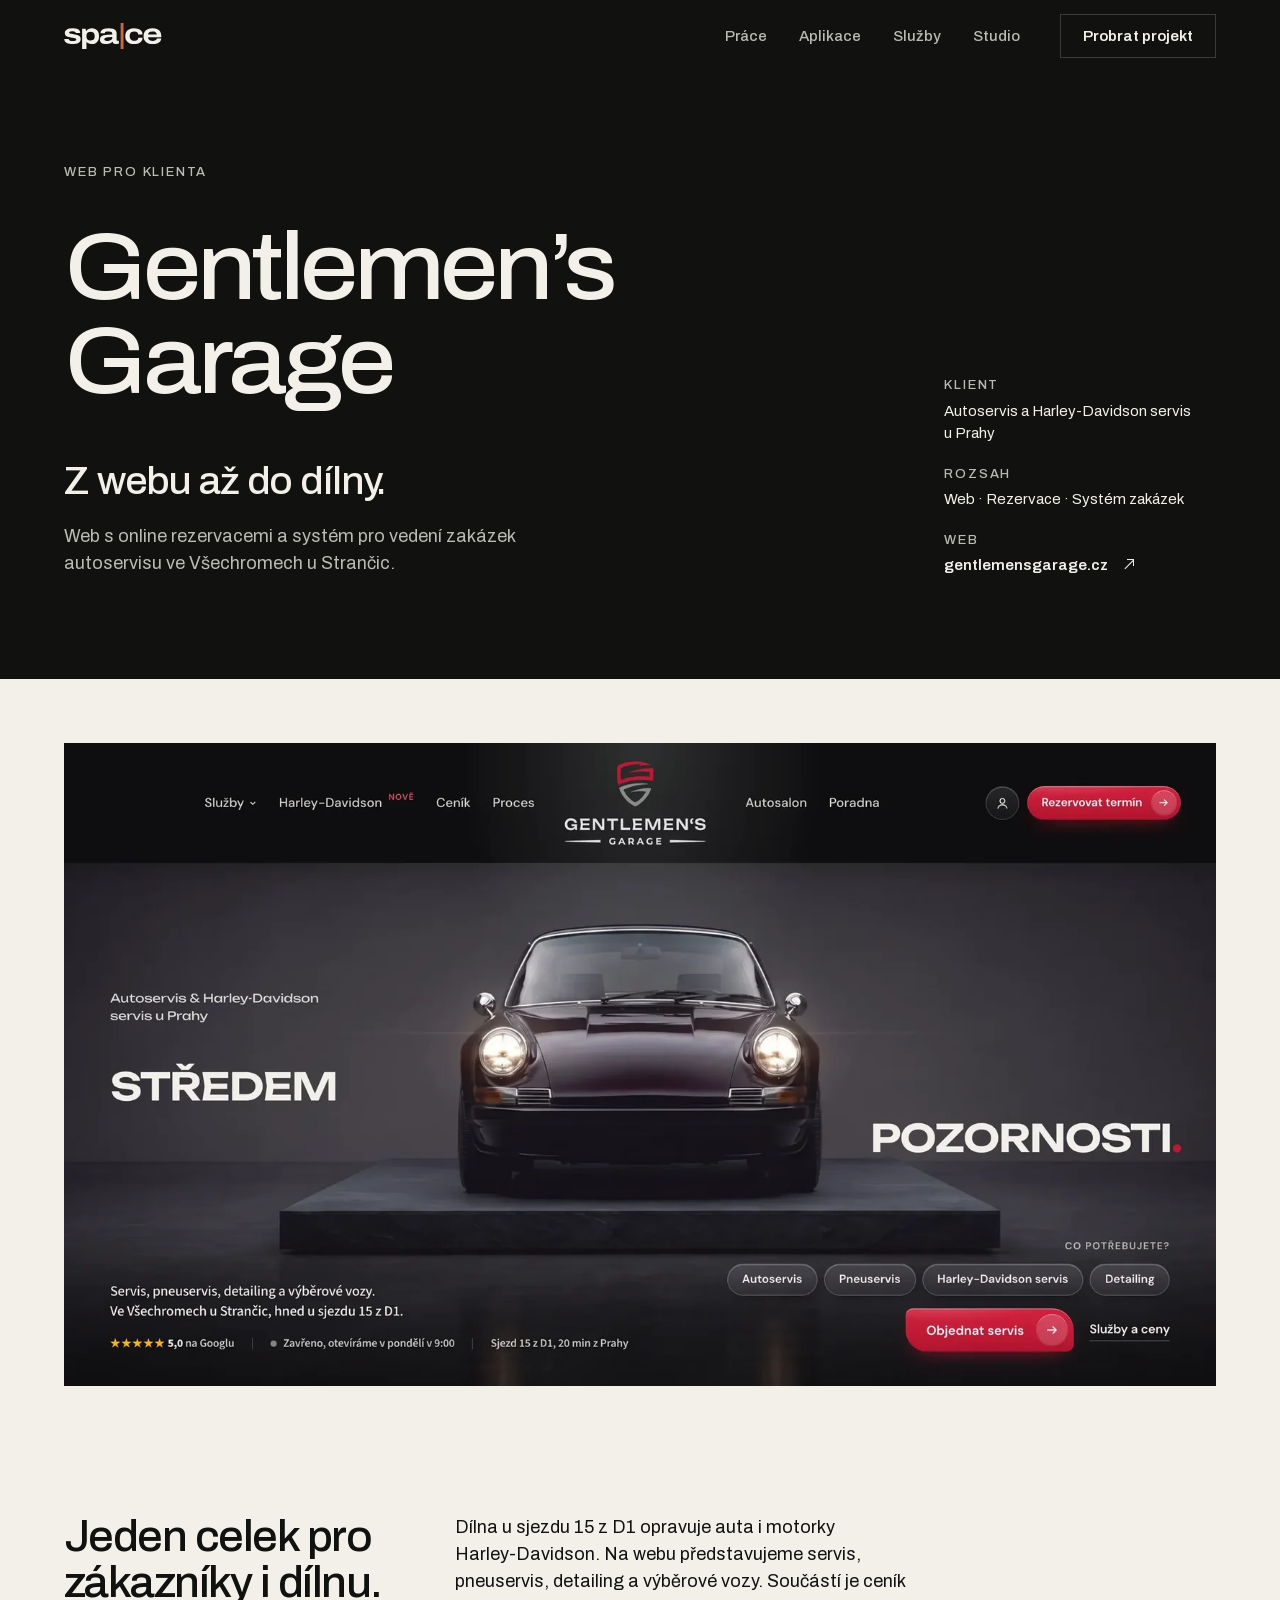
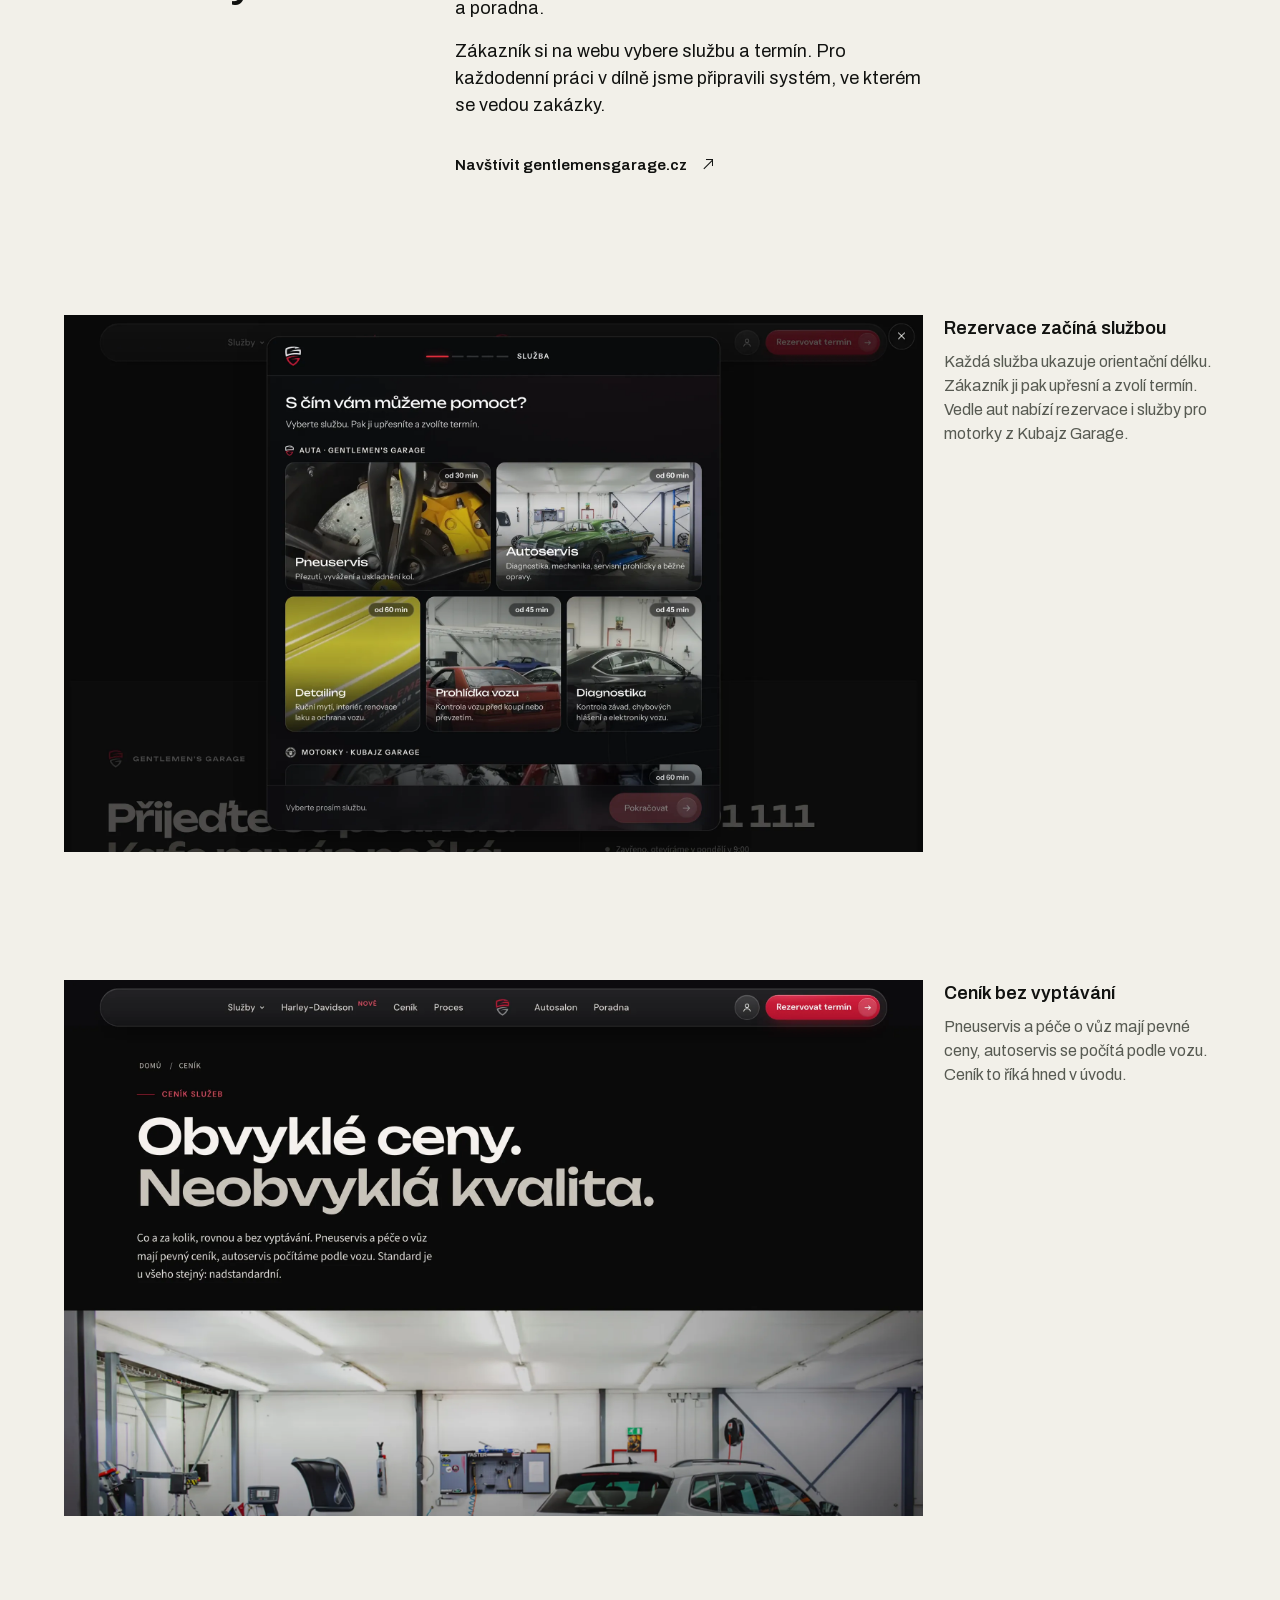
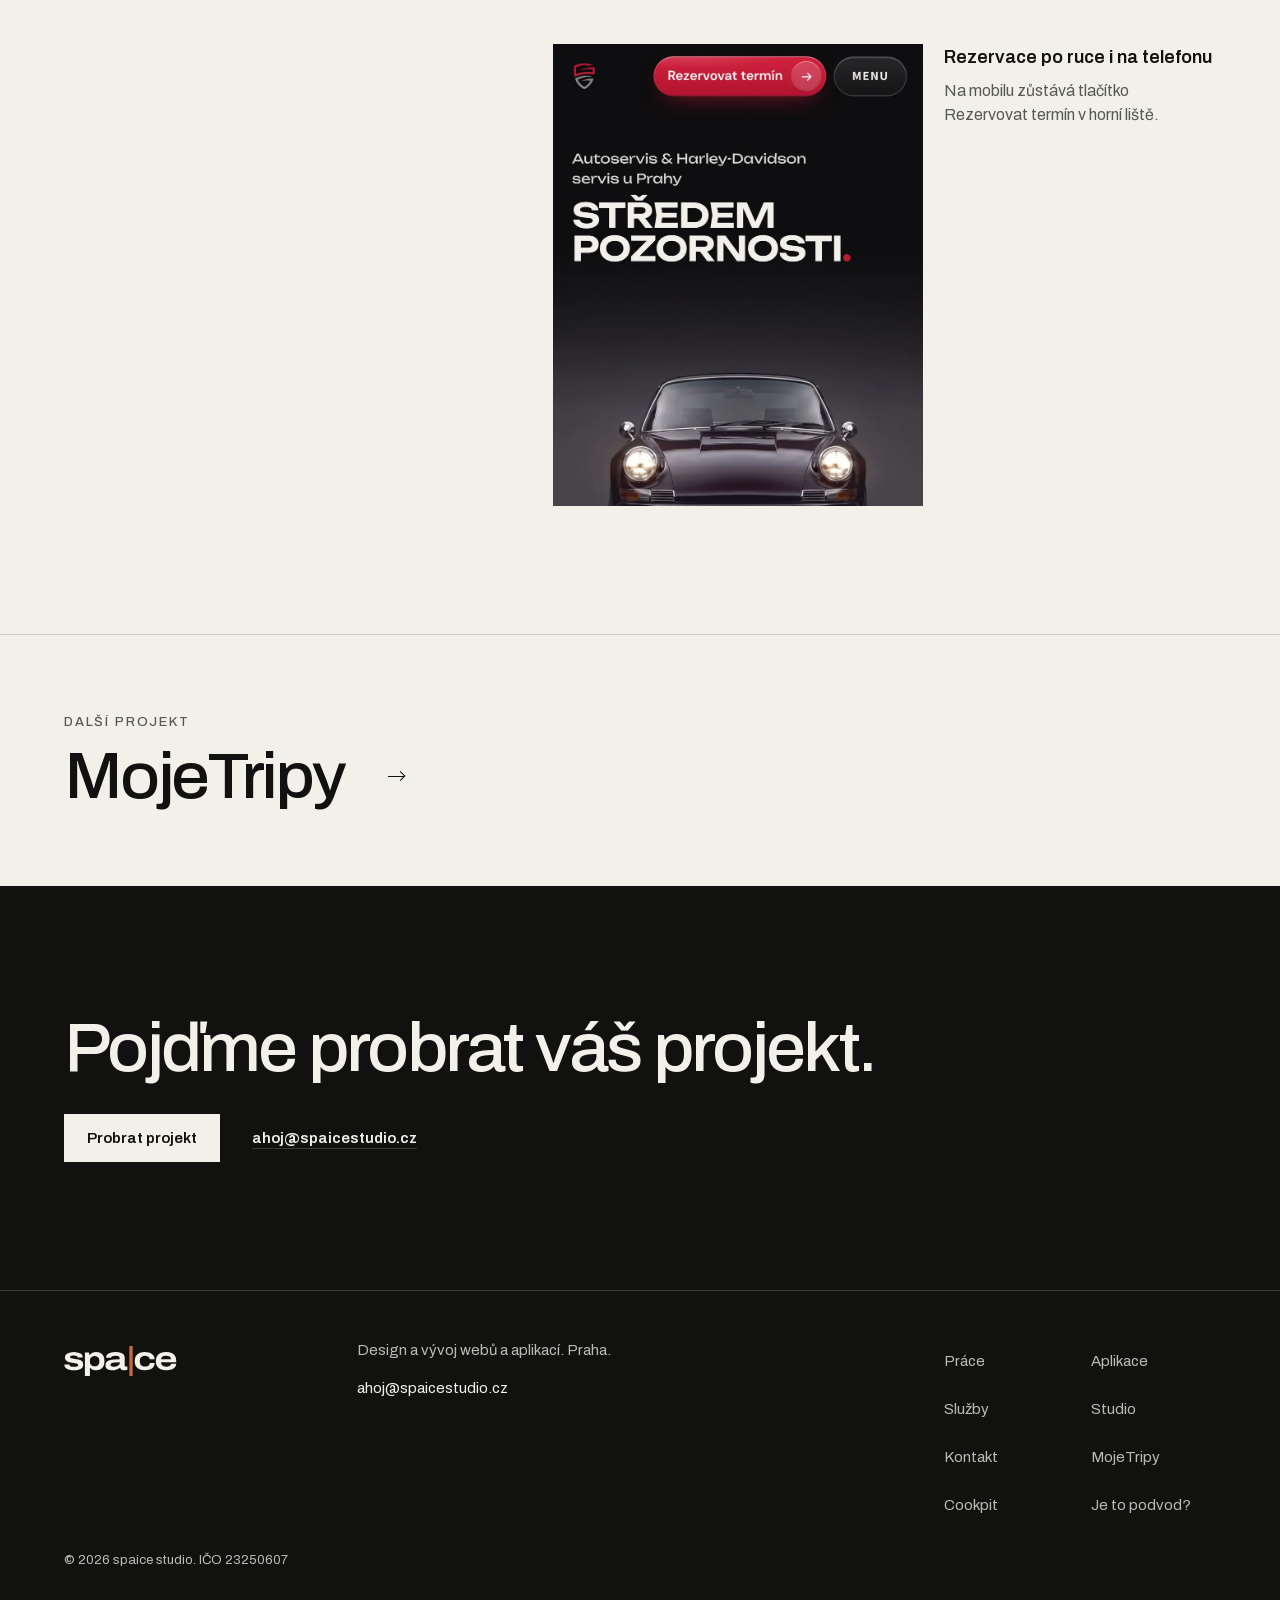
<file: prace/gentlemens-garage/index.html>
<!doctype html>
<html lang="cs">
<head>
  <meta charset="utf-8">
  <meta name="viewport" content="width=device-width, initial-scale=1, viewport-fit=cover">
  <title>Gentlemen’s Garage: web s rezervacemi a systém zakázek | spaice studio</title>
  <meta name="description" content="Web s online rezervacemi a systém pro vedení zakázek autoservisu ve Všechromech u Strančic.">
  <link rel="canonical" href="https://spaicestudio.cz/prace/gentlemens-garage/">
  <meta name="theme-color" content="#111210">
  <meta property="og:type" content="website">
  <meta property="og:site_name" content="spaice studio">
  <meta property="og:locale" content="cs_CZ">
  <meta property="og:url" content="https://spaicestudio.cz/prace/gentlemens-garage/">
  <meta property="og:title" content="Gentlemen’s Garage: web s rezervacemi a systém zakázek | spaice studio">
  <meta property="og:description" content="Web s online rezervacemi a systém pro vedení zakázek autoservisu ve Všechromech u Strančic.">
  <meta property="og:image" content="https://spaicestudio.cz/assets/img/share-gentlemens-garage-2510.jpg">
  <meta property="og:image:width" content="1200">
  <meta property="og:image:height" content="630">
  <meta name="twitter:card" content="summary_large_image">
  <link rel="icon" href="../../assets/logo/favicon.svg" type="image/svg+xml">
  <link rel="icon" href="../../assets/logo/favicon.ico" sizes="48x48">
  <link rel="apple-touch-icon" href="../../assets/logo/apple-touch-icon.png">
  <link rel="preload" href="../../assets/fonts/archivo-latin.woff2" as="font" type="font/woff2" crossorigin>
  <link rel="preload" href="../../assets/fonts/archivo-latin-ext.woff2" as="font" type="font/woff2" crossorigin>
  <link rel="stylesheet" href="../../assets/css/style.css?v=2510">
  <script src="../../assets/js/main.js?v=2510" defer></script>
</head>
<body>
<!--email_off-->
  <a class="skip" href="#obsah">Přeskočit na obsah</a>

  <header class="nav">
    <div class="nav__inner frame">
      <a class="logo" href="../../" aria-label="spaice studio, úvodní stránka"><svg class="logo__svg" viewBox="26.1 76 3417 910" aria-hidden="true" focusable="false"><path d="M322.4 812Q264.9 812 213.4 801.8Q161.9 791.7 122.6 771.9Q83.3 752 60.7 721.5Q38.1 691 38.1 649.8Q38.1 645.2 38.5 641.3Q38.9 637.4 39.7 633.9H192.9Q192.6 635.7 192.4 638.4Q192.1 641.1 192.1 643.1Q192.5 666.9 211.1 681.4Q229.7 695.9 259.7 702.3Q289.8 708.7 324.1 708.7Q355.7 708.7 386.4 704.6Q417.2 700.4 437.2 688.9Q457.2 677.4 457.2 654.8Q457.2 630.4 433.2 619.2Q409.2 607.9 366.9 601.3Q324.5 594.7 269.1 586Q226 578.8 187.5 568Q149 557.1 119.1 539.6Q89.3 522 72.2 494.2Q55.1 466.4 55.1 425.6Q55.1 381.5 75.4 350.5Q95.6 319.4 132.3 299.7Q169 279.9 219.5 270.6Q270 261.2 330.5 261.2Q385 261.2 432.2 270.5Q479.4 279.8 515.4 298.5Q551.4 317.2 572 345.1Q592.6 373.1 592.6 409.6Q592.6 414 592.5 418.5Q592.4 423 591.6 425.9H439.1V420.4Q439.1 400.9 423.7 388.7Q408.2 376.5 383.3 370.4Q358.4 364.3 327.9 364.3Q314.1 364.3 293.5 365.8Q272.8 367.4 252.9 372.1Q233 376.8 219.7 385.6Q206.3 394.5 206.3 409.9Q206.3 429.7 228.2 439.7Q250.1 449.8 286 455.4Q321.8 461 363.7 467.9Q409.8 475.1 453.8 484.2Q497.8 493.3 532.6 510.2Q567.4 527.1 588 557Q608.6 586.9 608.6 635.9Q608.6 685.4 588.1 719.3Q567.6 753.2 529.8 773.6Q492.1 794 439.4 803Q386.7 812 322.4 812Z M660.4 986.1V273H783.4L796.2 352.5H804.1Q838.7 303.1 888.7 282Q938.8 261 998.2 261Q1075.3 261 1132.6 290.7Q1189.9 320.5 1222 381.5Q1254 442.5 1254 536.5Q1254 630 1222.1 691.3Q1190.3 752.5 1134.3 782.3Q1078.3 812 1004.8 812Q967.1 812 932.2 803.8Q897.3 795.6 868.4 778.9Q839.6 762.1 819.1 736.9H812V986.1ZM956.7 690.3Q1004.1 690.3 1035.6 673.1Q1067.2 655.9 1083.2 623.4Q1099.3 591 1099.3 545.5V527.9Q1099.3 481.4 1083.2 448.9Q1067.2 416.3 1035 399.5Q1002.9 382.7 955.6 382.7Q909.1 382.7 876.6 400.5Q844.2 418.2 827.7 451.3Q811.2 484.5 811.2 531.1V541.2Q811.2 575.8 820.6 603.6Q830 631.5 848.6 650.5Q867.1 669.5 894.2 679.9Q921.4 690.3 956.7 690.3Z M1495.4 812Q1453.6 812 1415.6 805Q1377.5 798 1347.9 781.1Q1318.3 764.1 1301.4 734.3Q1284.5 704.4 1284.5 658.5Q1284.5 597.1 1316.2 561.1Q1347.9 525.1 1406 507.6Q1464.2 490.2 1543.1 484.8Q1622.1 479.4 1715.9 479.4V454.3Q1715.9 424.6 1702.2 405.9Q1688.6 387.3 1660.1 378.6Q1631.5 369.9 1585.1 369.9Q1547.3 369.9 1518.4 376.1Q1489.4 382.2 1473.3 393.9Q1457.2 405.6 1457.2 422.9V433.6H1305.9Q1304.9 429.4 1304.7 425.5Q1304.4 421.6 1304.4 416.3Q1304.4 369.6 1337.5 334.7Q1370.7 299.7 1434.9 280.4Q1499.2 261 1592.6 261Q1681.7 261 1742.9 278.7Q1804.2 296.4 1835.9 334.7Q1867.6 373 1867.6 435.8V661.4Q1867.6 679.7 1876 689.6Q1884.3 699.5 1901.4 699.5H1947.9V794.6Q1936.5 799.2 1910.4 805.5Q1884.2 811.8 1851.8 811.8Q1810.5 811.8 1785 801.7Q1759.6 791.7 1746.6 774.1Q1733.7 756.5 1728.5 734.5H1721Q1695.6 758.2 1661.3 775.9Q1626.9 793.7 1585.2 802.8Q1543.6 812 1495.4 812ZM1538.1 702.5Q1566.2 702.5 1597 695.7Q1627.9 688.9 1655 675.8Q1682.2 662.7 1699 643Q1715.9 623.2 1715.9 597.3V569Q1623.5 569 1561.2 576.6Q1498.8 584.2 1467.6 601.8Q1436.3 619.4 1436.3 650.1Q1436.3 670.7 1450.6 682Q1464.9 693.3 1488.3 697.9Q1511.7 702.5 1538.1 702.5Z M2481.7 812Q2383.7 812 2313.9 781.7Q2244 751.4 2207.1 690.1Q2170.2 628.8 2170.2 536.2Q2170.2 443.3 2207.2 382.3Q2244.3 321.3 2314.1 291.1Q2383.9 260.9 2481.7 260.9Q2544 260.9 2597.4 274.4Q2650.8 287.8 2690.9 315.2Q2731 342.6 2753 383.3Q2775 423.9 2775 478.1H2622.2Q2622.2 444.1 2603.8 420.8Q2585.3 397.4 2553.6 385.4Q2521.9 373.3 2481.3 373.3Q2430.9 373.3 2396.3 391.1Q2361.7 408.9 2344.1 442.8Q2326.4 476.8 2326.4 526V546.7Q2326.4 595.2 2344.5 629.5Q2362.5 663.8 2398.3 681.8Q2434 699.7 2486.8 699.7Q2526.8 699.7 2558.6 686.8Q2590.5 674 2609.4 650Q2628.3 626.1 2628.3 594H2775Q2775 648.5 2752.7 689.5Q2730.4 730.5 2690.8 757.7Q2651.2 784.8 2597.6 798.4Q2544 812 2481.7 812Z M3129.3 812Q3029.9 812 2958.6 782.6Q2887.3 753.2 2848.9 692.1Q2810.5 631 2810.5 536.8Q2810.5 443.9 2848.3 382.7Q2886 321.4 2956.4 291.2Q3026.9 261 3124.2 261Q3223.6 261 3292.2 290.8Q3360.8 320.5 3396 379.7Q3431.1 438.8 3431.1 527.6V570.5H2968.4Q2970.8 616.9 2990.2 646.3Q3009.6 675.8 3045.5 689.4Q3081.5 703.1 3131.8 703.1Q3155.6 703.1 3180.3 697.6Q3205 692.2 3225.8 681.5Q3246.7 670.9 3260.2 654.5Q3273.8 638.2 3275.5 616H3428.7Q3428.7 660.2 3407.8 696.5Q3386.9 732.8 3347.5 758.5Q3308.1 784.2 3252.8 798.1Q3197.5 812 3129.3 812ZM2969 478.2H3271.3Q3271.3 450.6 3260.4 430.4Q3249.5 410.2 3229.9 396.7Q3210.3 383.3 3184.1 376.7Q3158 370.2 3127.3 370.2Q3081.2 370.2 3047.1 382.5Q3013 394.9 2993.5 419.1Q2974 443.4 2969 478.2Z" fill="currentColor"/><rect x="2009" y="76" width="100" height="910" fill="#c66a3d"/></svg></a>
      <nav class="nav__links" aria-label="Hlavní navigace">
        <a href="../../#prace">Práce</a>
        <a href="../../#aplikace">Aplikace</a>
        <a href="../../#sluzby">Služby</a>
        <a href="../../#studio">Studio</a>
      </nav>
      <a class="btn btn--line nav__cta" href="../../#kontakt">Probrat projekt</a>
      <button class="nav__toggle" type="button" aria-expanded="false" aria-controls="menu" data-menu-toggle>Menu</button>
    </div>
  </header>

  <div class="menu" id="menu" data-menu hidden>
    <nav class="menu__links frame" aria-label="Mobilní navigace">
      <a href="../../#prace">Práce</a>
      <a href="../../#aplikace">Aplikace</a>
      <a href="../../#sluzby">Služby</a>
      <a href="../../#studio">Studio</a>
      <a href="../../#kontakt">Kontakt</a>
    </nav>
    <p class="menu__mail frame"><a href="mailto:ahoj@spaicestudio.cz">ahoj@spaicestudio.cz</a></p>
  </div>

  <main id="obsah">
    <article aria-labelledby="case-title">
      <header class="case-hero">
        <div class="case-hero__inner frame grid">
          <p class="hero__label">Web pro klienta</p>
          <h1 class="case-hero__name" id="case-title">Gentlemen’s Garage</h1>
          <p class="case-hero__claim">Z&nbsp;webu až do dílny.</p>
          <p class="case-hero__lead">Web s&nbsp;online rezervacemi a&nbsp;systém pro vedení zakázek autoservisu ve Všechromech u&nbsp;Strančic.</p>
          <dl class="case-hero__facts">
          <div><dt>Klient</dt><dd>Autoservis a&nbsp;Harley-Davidson servis u&nbsp;Prahy</dd></div>
          <div><dt>Rozsah</dt><dd>Web · Rezervace · Systém zakázek</dd></div>
          <div><dt>Web</dt><dd><a class="more" href="https://www.gentlemensgarage.cz/" target="_blank" rel="noopener">gentlemensgarage.cz<span class="arrow arrow--out" aria-hidden="true"></span></a></dd></div>
          </dl>
        </div>
      </header>

      <div class="paper case">
      <figure class="case__main frame">
        <img src="../../assets/img/gg-home-1600.webp" srcset="../../assets/img/gg-home-1000.webp 1000w, ../../assets/img/gg-home-1600.webp 1600w, ../../assets/img/gg-home-2400.webp 2400w" sizes="(min-width: 1680px) 1600px, 100vw" alt="Úvodní stránka webu Gentlemen’s Garage s&nbsp;vínovým Porsche a&nbsp;nabídkou služeb." width="2400" height="1340" decoding="async">
      </figure>

        <div class="case__story frame grid">
          <h2 class="case__story-title">Jeden celek pro zákazníky i&nbsp;dílnu.</h2>
          <div class="case__story-text">
          <p>Dílna u&nbsp;sjezdu 15 z&nbsp;D1 opravuje auta i&nbsp;motorky <span class="nowrap">Harley-Davidson</span>. Na webu představujeme servis, pneuservis, detailing a&nbsp;výběrové vozy. Součástí je ceník a&nbsp;poradna.</p>
          <p>Zákazník si na webu vybere službu a&nbsp;termín. Pro každodenní práci v&nbsp;dílně jsme připravili systém, ve kterém se vedou zakázky.</p>
            <a class="more" href="https://www.gentlemensgarage.cz/" target="_blank" rel="noopener">Navštívit gentlemensgarage.cz<span class="arrow arrow--out" aria-hidden="true"></span></a>
          </div>
        </div>

      <div class="case__details frame grid">
        <figure class="case__detail">
          <div class="case__shot"><img src="../../assets/img/web-gg-rezervace-2400.webp" alt="Rezervace na webu Gentlemen’s Garage: výběr služby s&nbsp;orientační délkou." width="2400" height="1500" loading="lazy" decoding="async"></div>
          <figcaption class="case__note"><strong>Rezervace začíná službou</strong> Každá služba ukazuje orientační délku. Zákazník ji pak upřesní a&nbsp;zvolí termín. Vedle aut nabízí rezervace i&nbsp;služby pro motorky z&nbsp;Kubajz Garage.</figcaption>
        </figure>
        <figure class="case__detail">
          <div class="case__shot"><img src="../../assets/img/web-gg-cenik-2400.webp" alt="Stránka Ceník služeb na webu Gentlemen’s Garage." width="2400" height="1500" loading="lazy" decoding="async"></div>
          <figcaption class="case__note"><strong>Ceník bez vyptávání</strong> Pneuservis a&nbsp;péče o&nbsp;vůz mají pevné ceny, autoservis se počítá podle vozu. Ceník to říká hned v&nbsp;úvodu.</figcaption>
        </figure>
        <figure class="case__detail case__detail--tall">
          <div class="case__shot"><img src="../../assets/img/web-gg-home-m.webp" alt="Úvodní stránka Gentlemen’s Garage na telefonu s&nbsp;tlačítkem Rezervovat termín." width="900" height="1125" loading="lazy" decoding="async"></div>
          <figcaption class="case__note"><strong>Rezervace po ruce i&nbsp;na telefonu</strong> Na mobilu zůstává tlačítko Rezervovat termín v&nbsp;horní liště.</figcaption>
        </figure>
      </div>
      </div>
    </article>

    <nav class="next" aria-label="Další projekt">
      <a class="next__link frame" href="../mojetripy/">
        <span class="eyebrow">Další projekt</span>
        <span class="next__name">MojeTripy<span class="arrow" aria-hidden="true"></span></span>
      </a>
    </nav>

    <section class="ink case-cta" aria-labelledby="cta-title">
      <div class="frame grid">
        <h2 class="section-title" id="cta-title">Pojďme probrat váš projekt.</h2>
        <div class="case-cta__actions">
          <a class="btn btn--solid" href="../../#kontakt">Probrat projekt</a>
          <a class="hero__more" href="mailto:ahoj@spaicestudio.cz">ahoj@spaicestudio.cz</a>
        </div>
      </div>
    </section>
  </main>

  <footer class="footer">
    <div class="footer__inner frame grid">
      <a class="logo footer__logo" href="../../" aria-label="spaice studio, úvodní stránka"><svg class="logo__svg" viewBox="26.1 76 3417 910" aria-hidden="true" focusable="false"><path d="M322.4 812Q264.9 812 213.4 801.8Q161.9 791.7 122.6 771.9Q83.3 752 60.7 721.5Q38.1 691 38.1 649.8Q38.1 645.2 38.5 641.3Q38.9 637.4 39.7 633.9H192.9Q192.6 635.7 192.4 638.4Q192.1 641.1 192.1 643.1Q192.5 666.9 211.1 681.4Q229.7 695.9 259.7 702.3Q289.8 708.7 324.1 708.7Q355.7 708.7 386.4 704.6Q417.2 700.4 437.2 688.9Q457.2 677.4 457.2 654.8Q457.2 630.4 433.2 619.2Q409.2 607.9 366.9 601.3Q324.5 594.7 269.1 586Q226 578.8 187.5 568Q149 557.1 119.1 539.6Q89.3 522 72.2 494.2Q55.1 466.4 55.1 425.6Q55.1 381.5 75.4 350.5Q95.6 319.4 132.3 299.7Q169 279.9 219.5 270.6Q270 261.2 330.5 261.2Q385 261.2 432.2 270.5Q479.4 279.8 515.4 298.5Q551.4 317.2 572 345.1Q592.6 373.1 592.6 409.6Q592.6 414 592.5 418.5Q592.4 423 591.6 425.9H439.1V420.4Q439.1 400.9 423.7 388.7Q408.2 376.5 383.3 370.4Q358.4 364.3 327.9 364.3Q314.1 364.3 293.5 365.8Q272.8 367.4 252.9 372.1Q233 376.8 219.7 385.6Q206.3 394.5 206.3 409.9Q206.3 429.7 228.2 439.7Q250.1 449.8 286 455.4Q321.8 461 363.7 467.9Q409.8 475.1 453.8 484.2Q497.8 493.3 532.6 510.2Q567.4 527.1 588 557Q608.6 586.9 608.6 635.9Q608.6 685.4 588.1 719.3Q567.6 753.2 529.8 773.6Q492.1 794 439.4 803Q386.7 812 322.4 812Z M660.4 986.1V273H783.4L796.2 352.5H804.1Q838.7 303.1 888.7 282Q938.8 261 998.2 261Q1075.3 261 1132.6 290.7Q1189.9 320.5 1222 381.5Q1254 442.5 1254 536.5Q1254 630 1222.1 691.3Q1190.3 752.5 1134.3 782.3Q1078.3 812 1004.8 812Q967.1 812 932.2 803.8Q897.3 795.6 868.4 778.9Q839.6 762.1 819.1 736.9H812V986.1ZM956.7 690.3Q1004.1 690.3 1035.6 673.1Q1067.2 655.9 1083.2 623.4Q1099.3 591 1099.3 545.5V527.9Q1099.3 481.4 1083.2 448.9Q1067.2 416.3 1035 399.5Q1002.9 382.7 955.6 382.7Q909.1 382.7 876.6 400.5Q844.2 418.2 827.7 451.3Q811.2 484.5 811.2 531.1V541.2Q811.2 575.8 820.6 603.6Q830 631.5 848.6 650.5Q867.1 669.5 894.2 679.9Q921.4 690.3 956.7 690.3Z M1495.4 812Q1453.6 812 1415.6 805Q1377.5 798 1347.9 781.1Q1318.3 764.1 1301.4 734.3Q1284.5 704.4 1284.5 658.5Q1284.5 597.1 1316.2 561.1Q1347.9 525.1 1406 507.6Q1464.2 490.2 1543.1 484.8Q1622.1 479.4 1715.9 479.4V454.3Q1715.9 424.6 1702.2 405.9Q1688.6 387.3 1660.1 378.6Q1631.5 369.9 1585.1 369.9Q1547.3 369.9 1518.4 376.1Q1489.4 382.2 1473.3 393.9Q1457.2 405.6 1457.2 422.9V433.6H1305.9Q1304.9 429.4 1304.7 425.5Q1304.4 421.6 1304.4 416.3Q1304.4 369.6 1337.5 334.7Q1370.7 299.7 1434.9 280.4Q1499.2 261 1592.6 261Q1681.7 261 1742.9 278.7Q1804.2 296.4 1835.9 334.7Q1867.6 373 1867.6 435.8V661.4Q1867.6 679.7 1876 689.6Q1884.3 699.5 1901.4 699.5H1947.9V794.6Q1936.5 799.2 1910.4 805.5Q1884.2 811.8 1851.8 811.8Q1810.5 811.8 1785 801.7Q1759.6 791.7 1746.6 774.1Q1733.7 756.5 1728.5 734.5H1721Q1695.6 758.2 1661.3 775.9Q1626.9 793.7 1585.2 802.8Q1543.6 812 1495.4 812ZM1538.1 702.5Q1566.2 702.5 1597 695.7Q1627.9 688.9 1655 675.8Q1682.2 662.7 1699 643Q1715.9 623.2 1715.9 597.3V569Q1623.5 569 1561.2 576.6Q1498.8 584.2 1467.6 601.8Q1436.3 619.4 1436.3 650.1Q1436.3 670.7 1450.6 682Q1464.9 693.3 1488.3 697.9Q1511.7 702.5 1538.1 702.5Z M2481.7 812Q2383.7 812 2313.9 781.7Q2244 751.4 2207.1 690.1Q2170.2 628.8 2170.2 536.2Q2170.2 443.3 2207.2 382.3Q2244.3 321.3 2314.1 291.1Q2383.9 260.9 2481.7 260.9Q2544 260.9 2597.4 274.4Q2650.8 287.8 2690.9 315.2Q2731 342.6 2753 383.3Q2775 423.9 2775 478.1H2622.2Q2622.2 444.1 2603.8 420.8Q2585.3 397.4 2553.6 385.4Q2521.9 373.3 2481.3 373.3Q2430.9 373.3 2396.3 391.1Q2361.7 408.9 2344.1 442.8Q2326.4 476.8 2326.4 526V546.7Q2326.4 595.2 2344.5 629.5Q2362.5 663.8 2398.3 681.8Q2434 699.7 2486.8 699.7Q2526.8 699.7 2558.6 686.8Q2590.5 674 2609.4 650Q2628.3 626.1 2628.3 594H2775Q2775 648.5 2752.7 689.5Q2730.4 730.5 2690.8 757.7Q2651.2 784.8 2597.6 798.4Q2544 812 2481.7 812Z M3129.3 812Q3029.9 812 2958.6 782.6Q2887.3 753.2 2848.9 692.1Q2810.5 631 2810.5 536.8Q2810.5 443.9 2848.3 382.7Q2886 321.4 2956.4 291.2Q3026.9 261 3124.2 261Q3223.6 261 3292.2 290.8Q3360.8 320.5 3396 379.7Q3431.1 438.8 3431.1 527.6V570.5H2968.4Q2970.8 616.9 2990.2 646.3Q3009.6 675.8 3045.5 689.4Q3081.5 703.1 3131.8 703.1Q3155.6 703.1 3180.3 697.6Q3205 692.2 3225.8 681.5Q3246.7 670.9 3260.2 654.5Q3273.8 638.2 3275.5 616H3428.7Q3428.7 660.2 3407.8 696.5Q3386.9 732.8 3347.5 758.5Q3308.1 784.2 3252.8 798.1Q3197.5 812 3129.3 812ZM2969 478.2H3271.3Q3271.3 450.6 3260.4 430.4Q3249.5 410.2 3229.9 396.7Q3210.3 383.3 3184.1 376.7Q3158 370.2 3127.3 370.2Q3081.2 370.2 3047.1 382.5Q3013 394.9 2993.5 419.1Q2974 443.4 2969 478.2Z" fill="currentColor"/><rect x="2009" y="76" width="100" height="910" fill="#c66a3d"/></svg></a>
      <div class="footer__about">
        <p>Design a&nbsp;vývoj webů a&nbsp;aplikací. Praha.</p>
        <a class="footer__mail" href="mailto:ahoj@spaicestudio.cz">ahoj@spaicestudio.cz</a>
      </div>
      <nav class="footer__nav" aria-label="Patička">
        <a href="../../#prace">Práce</a>
        <a href="../../#aplikace">Aplikace</a>
        <a href="../../#sluzby">Služby</a>
        <a href="../../#studio">Studio</a>
        <a href="../../#kontakt">Kontakt</a>
        <a href="../../prace/mojetripy/">MojeTripy</a>
        <a href="../../prace/cookpit/">Cookpit</a>
        <a href="https://jetopodvod.spaicestudio.cz/">Je to podvod?</a>
      </nav>
      <p class="footer__legal">©&nbsp;2026 spaice studio. IČO 23250607</p>
    </div>
  </footer>
<!--/email_off-->
</body>
</html>
</file>
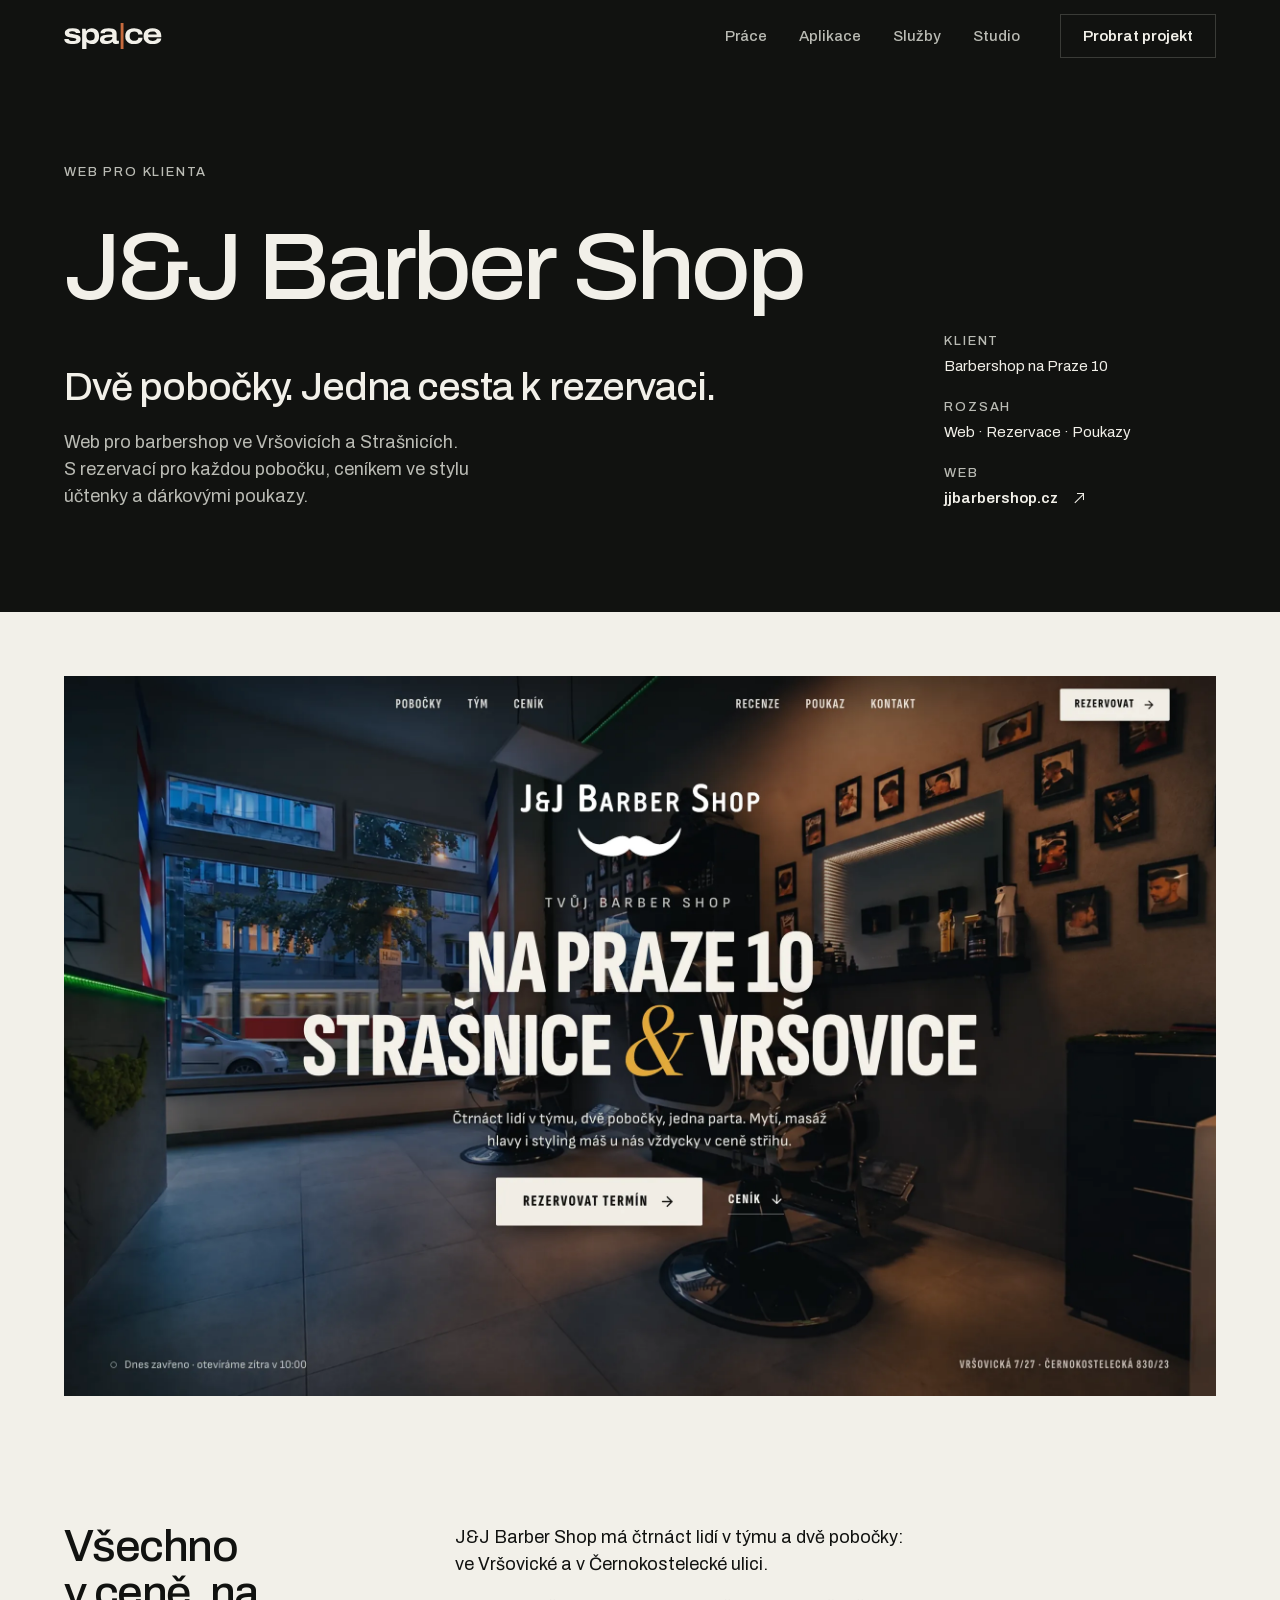
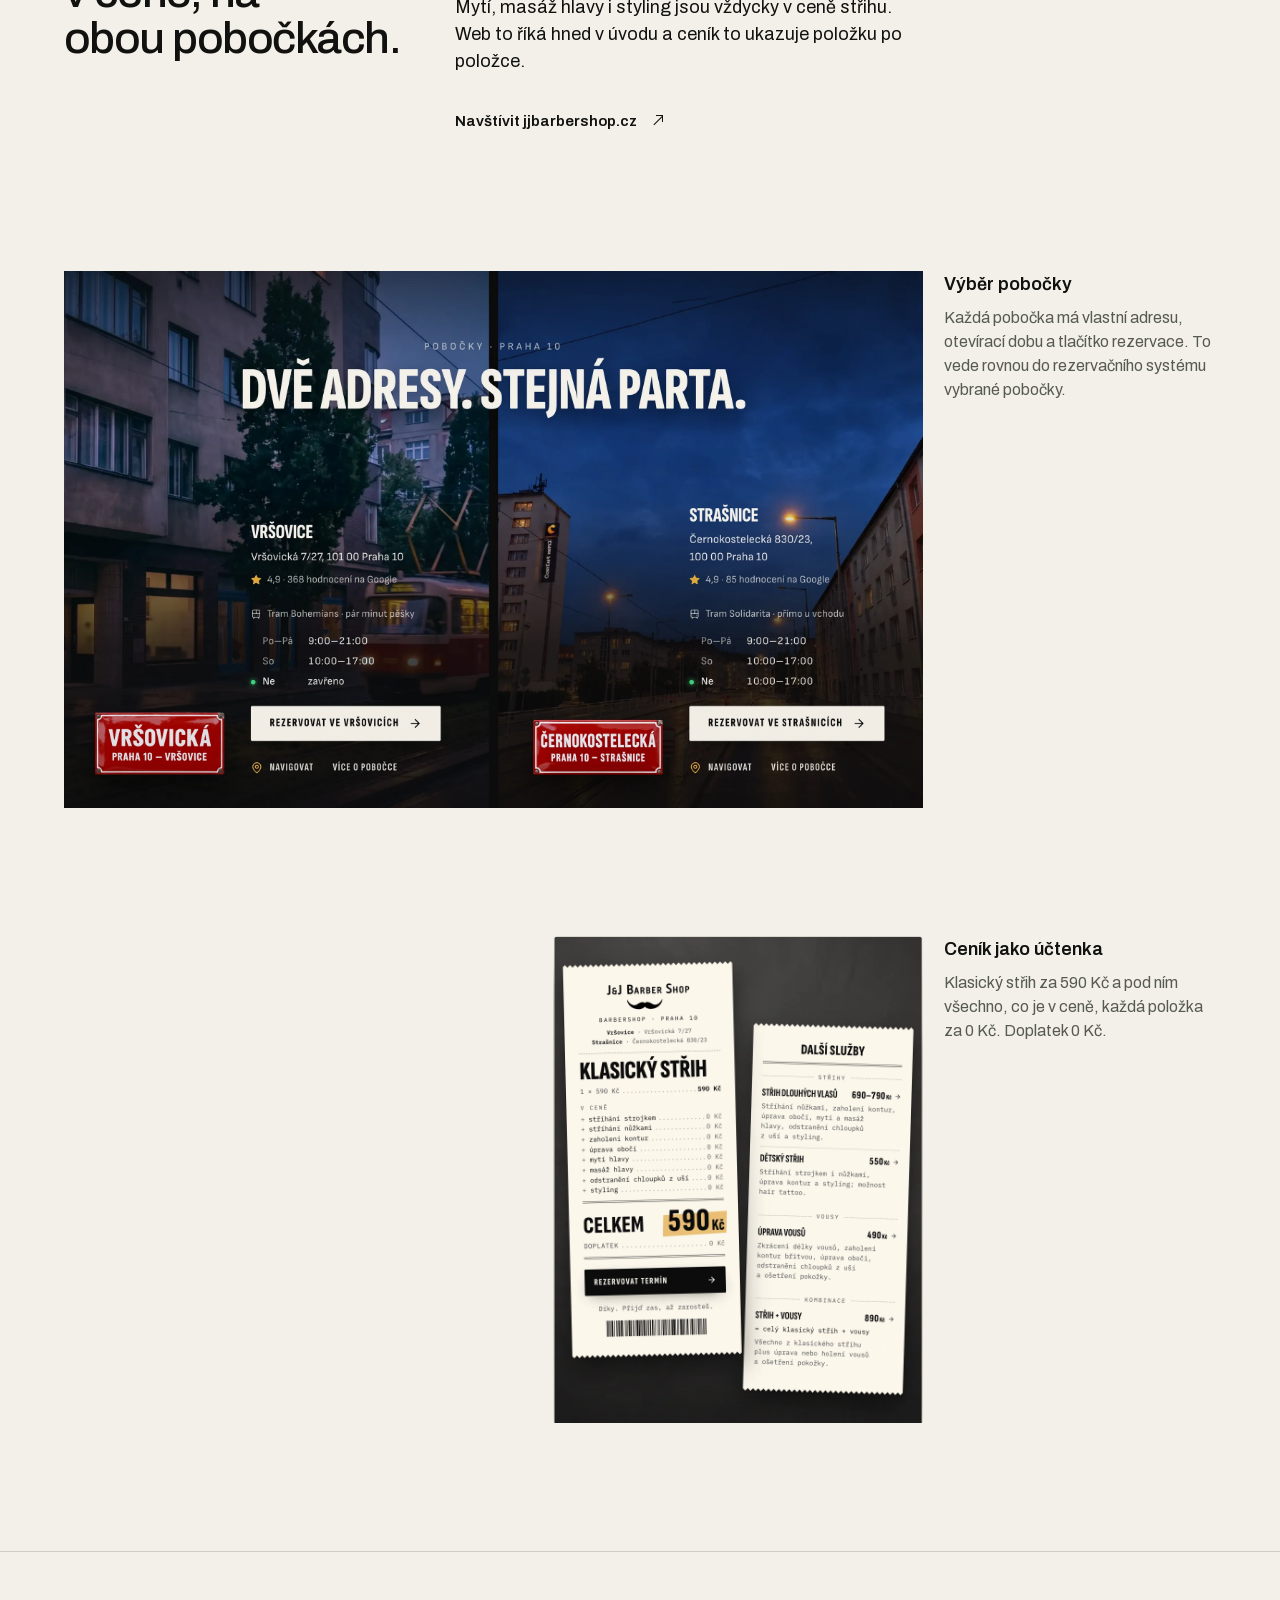
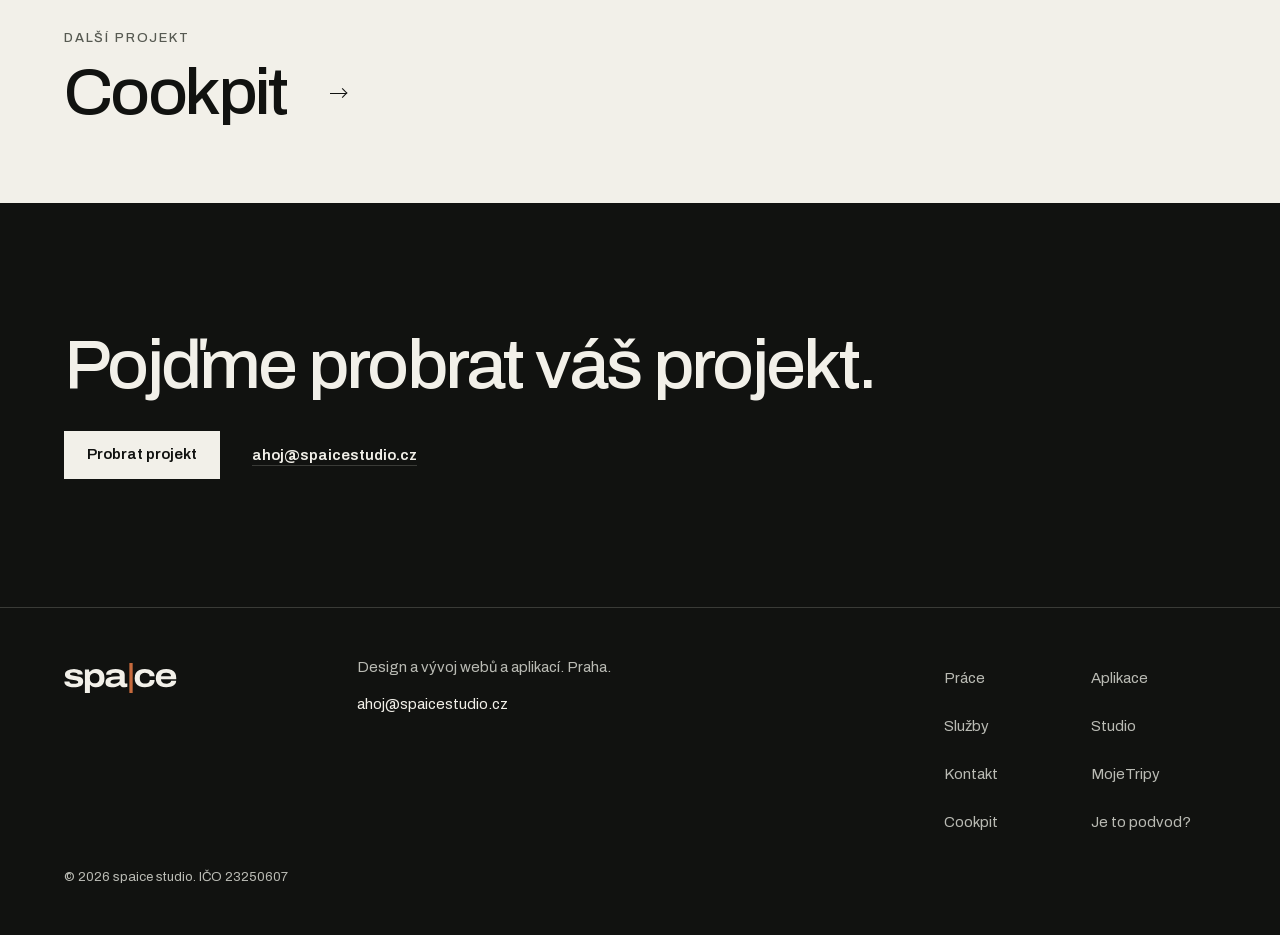
<file: prace/jj-barber-shop/index.html>
<!doctype html>
<html lang="cs">
<head>
  <meta charset="utf-8">
  <meta name="viewport" content="width=device-width, initial-scale=1, viewport-fit=cover">
  <title>J&amp;J Barber Shop: web s rezervacemi pro dvě pobočky | spaice studio</title>
  <meta name="description" content="Web pro barbershop ve Vršovicích a Strašnicích. S rezervací pro každou pobočku, ceníkem ve stylu účtenky a dárkovými poukazy.">
  <link rel="canonical" href="https://spaicestudio.cz/prace/jj-barber-shop/">
  <meta name="theme-color" content="#111210">
  <meta property="og:type" content="website">
  <meta property="og:site_name" content="spaice studio">
  <meta property="og:locale" content="cs_CZ">
  <meta property="og:url" content="https://spaicestudio.cz/prace/jj-barber-shop/">
  <meta property="og:title" content="J&amp;J Barber Shop: web s rezervacemi pro dvě pobočky | spaice studio">
  <meta property="og:description" content="Web pro barbershop ve Vršovicích a Strašnicích. S rezervací pro každou pobočku, ceníkem ve stylu účtenky a dárkovými poukazy.">
  <meta property="og:image" content="https://spaicestudio.cz/assets/img/share-jj-barber-shop-2510.jpg">
  <meta property="og:image:width" content="1200">
  <meta property="og:image:height" content="630">
  <meta name="twitter:card" content="summary_large_image">
  <link rel="icon" href="../../assets/logo/favicon.svg" type="image/svg+xml">
  <link rel="icon" href="../../assets/logo/favicon.ico" sizes="48x48">
  <link rel="apple-touch-icon" href="../../assets/logo/apple-touch-icon.png">
  <link rel="preload" href="../../assets/fonts/archivo-latin.woff2" as="font" type="font/woff2" crossorigin>
  <link rel="preload" href="../../assets/fonts/archivo-latin-ext.woff2" as="font" type="font/woff2" crossorigin>
  <link rel="stylesheet" href="../../assets/css/style.css?v=2510">
  <script src="../../assets/js/main.js?v=2510" defer></script>
</head>
<body>
<!--email_off-->
  <a class="skip" href="#obsah">Přeskočit na obsah</a>

  <header class="nav">
    <div class="nav__inner frame">
      <a class="logo" href="../../" aria-label="spaice studio, úvodní stránka"><svg class="logo__svg" viewBox="26.1 76 3417 910" aria-hidden="true" focusable="false"><path d="M322.4 812Q264.9 812 213.4 801.8Q161.9 791.7 122.6 771.9Q83.3 752 60.7 721.5Q38.1 691 38.1 649.8Q38.1 645.2 38.5 641.3Q38.9 637.4 39.7 633.9H192.9Q192.6 635.7 192.4 638.4Q192.1 641.1 192.1 643.1Q192.5 666.9 211.1 681.4Q229.7 695.9 259.7 702.3Q289.8 708.7 324.1 708.7Q355.7 708.7 386.4 704.6Q417.2 700.4 437.2 688.9Q457.2 677.4 457.2 654.8Q457.2 630.4 433.2 619.2Q409.2 607.9 366.9 601.3Q324.5 594.7 269.1 586Q226 578.8 187.5 568Q149 557.1 119.1 539.6Q89.3 522 72.2 494.2Q55.1 466.4 55.1 425.6Q55.1 381.5 75.4 350.5Q95.6 319.4 132.3 299.7Q169 279.9 219.5 270.6Q270 261.2 330.5 261.2Q385 261.2 432.2 270.5Q479.4 279.8 515.4 298.5Q551.4 317.2 572 345.1Q592.6 373.1 592.6 409.6Q592.6 414 592.5 418.5Q592.4 423 591.6 425.9H439.1V420.4Q439.1 400.9 423.7 388.7Q408.2 376.5 383.3 370.4Q358.4 364.3 327.9 364.3Q314.1 364.3 293.5 365.8Q272.8 367.4 252.9 372.1Q233 376.8 219.7 385.6Q206.3 394.5 206.3 409.9Q206.3 429.7 228.2 439.7Q250.1 449.8 286 455.4Q321.8 461 363.7 467.9Q409.8 475.1 453.8 484.2Q497.8 493.3 532.6 510.2Q567.4 527.1 588 557Q608.6 586.9 608.6 635.9Q608.6 685.4 588.1 719.3Q567.6 753.2 529.8 773.6Q492.1 794 439.4 803Q386.7 812 322.4 812Z M660.4 986.1V273H783.4L796.2 352.5H804.1Q838.7 303.1 888.7 282Q938.8 261 998.2 261Q1075.3 261 1132.6 290.7Q1189.9 320.5 1222 381.5Q1254 442.5 1254 536.5Q1254 630 1222.1 691.3Q1190.3 752.5 1134.3 782.3Q1078.3 812 1004.8 812Q967.1 812 932.2 803.8Q897.3 795.6 868.4 778.9Q839.6 762.1 819.1 736.9H812V986.1ZM956.7 690.3Q1004.1 690.3 1035.6 673.1Q1067.2 655.9 1083.2 623.4Q1099.3 591 1099.3 545.5V527.9Q1099.3 481.4 1083.2 448.9Q1067.2 416.3 1035 399.5Q1002.9 382.7 955.6 382.7Q909.1 382.7 876.6 400.5Q844.2 418.2 827.7 451.3Q811.2 484.5 811.2 531.1V541.2Q811.2 575.8 820.6 603.6Q830 631.5 848.6 650.5Q867.1 669.5 894.2 679.9Q921.4 690.3 956.7 690.3Z M1495.4 812Q1453.6 812 1415.6 805Q1377.5 798 1347.9 781.1Q1318.3 764.1 1301.4 734.3Q1284.5 704.4 1284.5 658.5Q1284.5 597.1 1316.2 561.1Q1347.9 525.1 1406 507.6Q1464.2 490.2 1543.1 484.8Q1622.1 479.4 1715.9 479.4V454.3Q1715.9 424.6 1702.2 405.9Q1688.6 387.3 1660.1 378.6Q1631.5 369.9 1585.1 369.9Q1547.3 369.9 1518.4 376.1Q1489.4 382.2 1473.3 393.9Q1457.2 405.6 1457.2 422.9V433.6H1305.9Q1304.9 429.4 1304.7 425.5Q1304.4 421.6 1304.4 416.3Q1304.4 369.6 1337.5 334.7Q1370.7 299.7 1434.9 280.4Q1499.2 261 1592.6 261Q1681.7 261 1742.9 278.7Q1804.2 296.4 1835.9 334.7Q1867.6 373 1867.6 435.8V661.4Q1867.6 679.7 1876 689.6Q1884.3 699.5 1901.4 699.5H1947.9V794.6Q1936.5 799.2 1910.4 805.5Q1884.2 811.8 1851.8 811.8Q1810.5 811.8 1785 801.7Q1759.6 791.7 1746.6 774.1Q1733.7 756.5 1728.5 734.5H1721Q1695.6 758.2 1661.3 775.9Q1626.9 793.7 1585.2 802.8Q1543.6 812 1495.4 812ZM1538.1 702.5Q1566.2 702.5 1597 695.7Q1627.9 688.9 1655 675.8Q1682.2 662.7 1699 643Q1715.9 623.2 1715.9 597.3V569Q1623.5 569 1561.2 576.6Q1498.8 584.2 1467.6 601.8Q1436.3 619.4 1436.3 650.1Q1436.3 670.7 1450.6 682Q1464.9 693.3 1488.3 697.9Q1511.7 702.5 1538.1 702.5Z M2481.7 812Q2383.7 812 2313.9 781.7Q2244 751.4 2207.1 690.1Q2170.2 628.8 2170.2 536.2Q2170.2 443.3 2207.2 382.3Q2244.3 321.3 2314.1 291.1Q2383.9 260.9 2481.7 260.9Q2544 260.9 2597.4 274.4Q2650.8 287.8 2690.9 315.2Q2731 342.6 2753 383.3Q2775 423.9 2775 478.1H2622.2Q2622.2 444.1 2603.8 420.8Q2585.3 397.4 2553.6 385.4Q2521.9 373.3 2481.3 373.3Q2430.9 373.3 2396.3 391.1Q2361.7 408.9 2344.1 442.8Q2326.4 476.8 2326.4 526V546.7Q2326.4 595.2 2344.5 629.5Q2362.5 663.8 2398.3 681.8Q2434 699.7 2486.8 699.7Q2526.8 699.7 2558.6 686.8Q2590.5 674 2609.4 650Q2628.3 626.1 2628.3 594H2775Q2775 648.5 2752.7 689.5Q2730.4 730.5 2690.8 757.7Q2651.2 784.8 2597.6 798.4Q2544 812 2481.7 812Z M3129.3 812Q3029.9 812 2958.6 782.6Q2887.3 753.2 2848.9 692.1Q2810.5 631 2810.5 536.8Q2810.5 443.9 2848.3 382.7Q2886 321.4 2956.4 291.2Q3026.9 261 3124.2 261Q3223.6 261 3292.2 290.8Q3360.8 320.5 3396 379.7Q3431.1 438.8 3431.1 527.6V570.5H2968.4Q2970.8 616.9 2990.2 646.3Q3009.6 675.8 3045.5 689.4Q3081.5 703.1 3131.8 703.1Q3155.6 703.1 3180.3 697.6Q3205 692.2 3225.8 681.5Q3246.7 670.9 3260.2 654.5Q3273.8 638.2 3275.5 616H3428.7Q3428.7 660.2 3407.8 696.5Q3386.9 732.8 3347.5 758.5Q3308.1 784.2 3252.8 798.1Q3197.5 812 3129.3 812ZM2969 478.2H3271.3Q3271.3 450.6 3260.4 430.4Q3249.5 410.2 3229.9 396.7Q3210.3 383.3 3184.1 376.7Q3158 370.2 3127.3 370.2Q3081.2 370.2 3047.1 382.5Q3013 394.9 2993.5 419.1Q2974 443.4 2969 478.2Z" fill="currentColor"/><rect x="2009" y="76" width="100" height="910" fill="#c66a3d"/></svg></a>
      <nav class="nav__links" aria-label="Hlavní navigace">
        <a href="../../#prace">Práce</a>
        <a href="../../#aplikace">Aplikace</a>
        <a href="../../#sluzby">Služby</a>
        <a href="../../#studio">Studio</a>
      </nav>
      <a class="btn btn--line nav__cta" href="../../#kontakt">Probrat projekt</a>
      <button class="nav__toggle" type="button" aria-expanded="false" aria-controls="menu" data-menu-toggle>Menu</button>
    </div>
  </header>

  <div class="menu" id="menu" data-menu hidden>
    <nav class="menu__links frame" aria-label="Mobilní navigace">
      <a href="../../#prace">Práce</a>
      <a href="../../#aplikace">Aplikace</a>
      <a href="../../#sluzby">Služby</a>
      <a href="../../#studio">Studio</a>
      <a href="../../#kontakt">Kontakt</a>
    </nav>
    <p class="menu__mail frame"><a href="mailto:ahoj@spaicestudio.cz">ahoj@spaicestudio.cz</a></p>
  </div>

  <main id="obsah">
    <article aria-labelledby="case-title">
      <header class="case-hero">
        <div class="case-hero__inner frame grid">
          <p class="hero__label">Web pro klienta</p>
          <h1 class="case-hero__name" id="case-title">J&amp;J Barber Shop</h1>
          <p class="case-hero__claim">Dvě pobočky. Jedna cesta k&nbsp;rezervaci.</p>
          <p class="case-hero__lead">Web pro barbershop ve Vršovicích a&nbsp;Strašnicích. S&nbsp;rezervací pro každou pobočku, ceníkem ve stylu účtenky a&nbsp;dárkovými poukazy.</p>
          <dl class="case-hero__facts">
          <div><dt>Klient</dt><dd>Barbershop na Praze 10</dd></div>
          <div><dt>Rozsah</dt><dd>Web · Rezervace · Poukazy</dd></div>
          <div><dt>Web</dt><dd><a class="more" href="https://www.jjbarbershop.cz/" target="_blank" rel="noopener">jjbarbershop.cz<span class="arrow arrow--out" aria-hidden="true"></span></a></dd></div>
          </dl>
        </div>
      </header>

      <div class="paper case">
      <figure class="case__main frame">
        <img src="../../assets/img/web-jj-home-2400.webp" alt="Úvodní stránka webu J&amp;J Barber Shop: Strašnice a&nbsp;Vršovice na Praze 10." width="2400" height="1500" decoding="async">
      </figure>

        <div class="case__story frame grid">
          <h2 class="case__story-title">Všechno v&nbsp;ceně, na obou pobočkách.</h2>
          <div class="case__story-text">
          <p>J&amp;J Barber Shop má čtrnáct lidí v&nbsp;týmu a&nbsp;dvě pobočky: ve Vršovické a&nbsp;v&nbsp;Černokostelecké ulici.</p>
          <p>Mytí, masáž hlavy i&nbsp;styling jsou vždycky v&nbsp;ceně střihu. Web to říká hned v&nbsp;úvodu a&nbsp;ceník to ukazuje položku po položce.</p>
            <a class="more" href="https://www.jjbarbershop.cz/" target="_blank" rel="noopener">Navštívit jjbarbershop.cz<span class="arrow arrow--out" aria-hidden="true"></span></a>
          </div>
        </div>

      <div class="case__details frame grid">
        <figure class="case__detail">
          <div class="case__shot"><img src="../../assets/img/jj-pobocky-2400.webp" alt="Sekce Pobočky: Vršovice a&nbsp;Strašnice, každá s&nbsp;adresou, otevírací dobou a&nbsp;vlastní rezervací." width="2400" height="1500" loading="lazy" decoding="async"></div>
          <figcaption class="case__note"><strong>Výběr pobočky</strong> Každá pobočka má vlastní adresu, otevírací dobu a&nbsp;tlačítko rezervace. To vede rovnou do rezervačního systému vybrané pobočky.</figcaption>
        </figure>
        <figure class="case__detail case__detail--tall">
          <div class="case__shot"><img src="../../assets/img/jj-uctenky-1600.webp" alt="Ceník ve stylu účtenky: klasický střih za 590&nbsp;Kč a&nbsp;položky v&nbsp;ceně za 0&nbsp;Kč." width="1600" height="2108" loading="lazy" decoding="async"></div>
          <figcaption class="case__note"><strong>Ceník jako účtenka</strong> Klasický střih za 590&nbsp;Kč a&nbsp;pod ním všechno, co je v&nbsp;ceně, každá položka za 0&nbsp;Kč. Doplatek 0&nbsp;Kč.</figcaption>
        </figure>
      </div>
      </div>
    </article>

    <nav class="next" aria-label="Další projekt">
      <a class="next__link frame" href="../cookpit/">
        <span class="eyebrow">Další projekt</span>
        <span class="next__name">Cookpit<span class="arrow" aria-hidden="true"></span></span>
      </a>
    </nav>

    <section class="ink case-cta" aria-labelledby="cta-title">
      <div class="frame grid">
        <h2 class="section-title" id="cta-title">Pojďme probrat váš projekt.</h2>
        <div class="case-cta__actions">
          <a class="btn btn--solid" href="../../#kontakt">Probrat projekt</a>
          <a class="hero__more" href="mailto:ahoj@spaicestudio.cz">ahoj@spaicestudio.cz</a>
        </div>
      </div>
    </section>
  </main>

  <footer class="footer">
    <div class="footer__inner frame grid">
      <a class="logo footer__logo" href="../../" aria-label="spaice studio, úvodní stránka"><svg class="logo__svg" viewBox="26.1 76 3417 910" aria-hidden="true" focusable="false"><path d="M322.4 812Q264.9 812 213.4 801.8Q161.9 791.7 122.6 771.9Q83.3 752 60.7 721.5Q38.1 691 38.1 649.8Q38.1 645.2 38.5 641.3Q38.9 637.4 39.7 633.9H192.9Q192.6 635.7 192.4 638.4Q192.1 641.1 192.1 643.1Q192.5 666.9 211.1 681.4Q229.7 695.9 259.7 702.3Q289.8 708.7 324.1 708.7Q355.7 708.7 386.4 704.6Q417.2 700.4 437.2 688.9Q457.2 677.4 457.2 654.8Q457.2 630.4 433.2 619.2Q409.2 607.9 366.9 601.3Q324.5 594.7 269.1 586Q226 578.8 187.5 568Q149 557.1 119.1 539.6Q89.3 522 72.2 494.2Q55.1 466.4 55.1 425.6Q55.1 381.5 75.4 350.5Q95.6 319.4 132.3 299.7Q169 279.9 219.5 270.6Q270 261.2 330.5 261.2Q385 261.2 432.2 270.5Q479.4 279.8 515.4 298.5Q551.4 317.2 572 345.1Q592.6 373.1 592.6 409.6Q592.6 414 592.5 418.5Q592.4 423 591.6 425.9H439.1V420.4Q439.1 400.9 423.7 388.7Q408.2 376.5 383.3 370.4Q358.4 364.3 327.9 364.3Q314.1 364.3 293.5 365.8Q272.8 367.4 252.9 372.1Q233 376.8 219.7 385.6Q206.3 394.5 206.3 409.9Q206.3 429.7 228.2 439.7Q250.1 449.8 286 455.4Q321.8 461 363.7 467.9Q409.8 475.1 453.8 484.2Q497.8 493.3 532.6 510.2Q567.4 527.1 588 557Q608.6 586.9 608.6 635.9Q608.6 685.4 588.1 719.3Q567.6 753.2 529.8 773.6Q492.1 794 439.4 803Q386.7 812 322.4 812Z M660.4 986.1V273H783.4L796.2 352.5H804.1Q838.7 303.1 888.7 282Q938.8 261 998.2 261Q1075.3 261 1132.6 290.7Q1189.9 320.5 1222 381.5Q1254 442.5 1254 536.5Q1254 630 1222.1 691.3Q1190.3 752.5 1134.3 782.3Q1078.3 812 1004.8 812Q967.1 812 932.2 803.8Q897.3 795.6 868.4 778.9Q839.6 762.1 819.1 736.9H812V986.1ZM956.7 690.3Q1004.1 690.3 1035.6 673.1Q1067.2 655.9 1083.2 623.4Q1099.3 591 1099.3 545.5V527.9Q1099.3 481.4 1083.2 448.9Q1067.2 416.3 1035 399.5Q1002.9 382.7 955.6 382.7Q909.1 382.7 876.6 400.5Q844.2 418.2 827.7 451.3Q811.2 484.5 811.2 531.1V541.2Q811.2 575.8 820.6 603.6Q830 631.5 848.6 650.5Q867.1 669.5 894.2 679.9Q921.4 690.3 956.7 690.3Z M1495.4 812Q1453.6 812 1415.6 805Q1377.5 798 1347.9 781.1Q1318.3 764.1 1301.4 734.3Q1284.5 704.4 1284.5 658.5Q1284.5 597.1 1316.2 561.1Q1347.9 525.1 1406 507.6Q1464.2 490.2 1543.1 484.8Q1622.1 479.4 1715.9 479.4V454.3Q1715.9 424.6 1702.2 405.9Q1688.6 387.3 1660.1 378.6Q1631.5 369.9 1585.1 369.9Q1547.3 369.9 1518.4 376.1Q1489.4 382.2 1473.3 393.9Q1457.2 405.6 1457.2 422.9V433.6H1305.9Q1304.9 429.4 1304.7 425.5Q1304.4 421.6 1304.4 416.3Q1304.4 369.6 1337.5 334.7Q1370.7 299.7 1434.9 280.4Q1499.2 261 1592.6 261Q1681.7 261 1742.9 278.7Q1804.2 296.4 1835.9 334.7Q1867.6 373 1867.6 435.8V661.4Q1867.6 679.7 1876 689.6Q1884.3 699.5 1901.4 699.5H1947.9V794.6Q1936.5 799.2 1910.4 805.5Q1884.2 811.8 1851.8 811.8Q1810.5 811.8 1785 801.7Q1759.6 791.7 1746.6 774.1Q1733.7 756.5 1728.5 734.5H1721Q1695.6 758.2 1661.3 775.9Q1626.9 793.7 1585.2 802.8Q1543.6 812 1495.4 812ZM1538.1 702.5Q1566.2 702.5 1597 695.7Q1627.9 688.9 1655 675.8Q1682.2 662.7 1699 643Q1715.9 623.2 1715.9 597.3V569Q1623.5 569 1561.2 576.6Q1498.8 584.2 1467.6 601.8Q1436.3 619.4 1436.3 650.1Q1436.3 670.7 1450.6 682Q1464.9 693.3 1488.3 697.9Q1511.7 702.5 1538.1 702.5Z M2481.7 812Q2383.7 812 2313.9 781.7Q2244 751.4 2207.1 690.1Q2170.2 628.8 2170.2 536.2Q2170.2 443.3 2207.2 382.3Q2244.3 321.3 2314.1 291.1Q2383.9 260.9 2481.7 260.9Q2544 260.9 2597.4 274.4Q2650.8 287.8 2690.9 315.2Q2731 342.6 2753 383.3Q2775 423.9 2775 478.1H2622.2Q2622.2 444.1 2603.8 420.8Q2585.3 397.4 2553.6 385.4Q2521.9 373.3 2481.3 373.3Q2430.9 373.3 2396.3 391.1Q2361.7 408.9 2344.1 442.8Q2326.4 476.8 2326.4 526V546.7Q2326.4 595.2 2344.5 629.5Q2362.5 663.8 2398.3 681.8Q2434 699.7 2486.8 699.7Q2526.8 699.7 2558.6 686.8Q2590.5 674 2609.4 650Q2628.3 626.1 2628.3 594H2775Q2775 648.5 2752.7 689.5Q2730.4 730.5 2690.8 757.7Q2651.2 784.8 2597.6 798.4Q2544 812 2481.7 812Z M3129.3 812Q3029.9 812 2958.6 782.6Q2887.3 753.2 2848.9 692.1Q2810.5 631 2810.5 536.8Q2810.5 443.9 2848.3 382.7Q2886 321.4 2956.4 291.2Q3026.9 261 3124.2 261Q3223.6 261 3292.2 290.8Q3360.8 320.5 3396 379.7Q3431.1 438.8 3431.1 527.6V570.5H2968.4Q2970.8 616.9 2990.2 646.3Q3009.6 675.8 3045.5 689.4Q3081.5 703.1 3131.8 703.1Q3155.6 703.1 3180.3 697.6Q3205 692.2 3225.8 681.5Q3246.7 670.9 3260.2 654.5Q3273.8 638.2 3275.5 616H3428.7Q3428.7 660.2 3407.8 696.5Q3386.9 732.8 3347.5 758.5Q3308.1 784.2 3252.8 798.1Q3197.5 812 3129.3 812ZM2969 478.2H3271.3Q3271.3 450.6 3260.4 430.4Q3249.5 410.2 3229.9 396.7Q3210.3 383.3 3184.1 376.7Q3158 370.2 3127.3 370.2Q3081.2 370.2 3047.1 382.5Q3013 394.9 2993.5 419.1Q2974 443.4 2969 478.2Z" fill="currentColor"/><rect x="2009" y="76" width="100" height="910" fill="#c66a3d"/></svg></a>
      <div class="footer__about">
        <p>Design a&nbsp;vývoj webů a&nbsp;aplikací. Praha.</p>
        <a class="footer__mail" href="mailto:ahoj@spaicestudio.cz">ahoj@spaicestudio.cz</a>
      </div>
      <nav class="footer__nav" aria-label="Patička">
        <a href="../../#prace">Práce</a>
        <a href="../../#aplikace">Aplikace</a>
        <a href="../../#sluzby">Služby</a>
        <a href="../../#studio">Studio</a>
        <a href="../../#kontakt">Kontakt</a>
        <a href="../../prace/mojetripy/">MojeTripy</a>
        <a href="../../prace/cookpit/">Cookpit</a>
        <a href="https://jetopodvod.spaicestudio.cz/">Je to podvod?</a>
      </nav>
      <p class="footer__legal">©&nbsp;2026 spaice studio. IČO 23250607</p>
    </div>
  </footer>
<!--/email_off-->
</body>
</html>
</file>
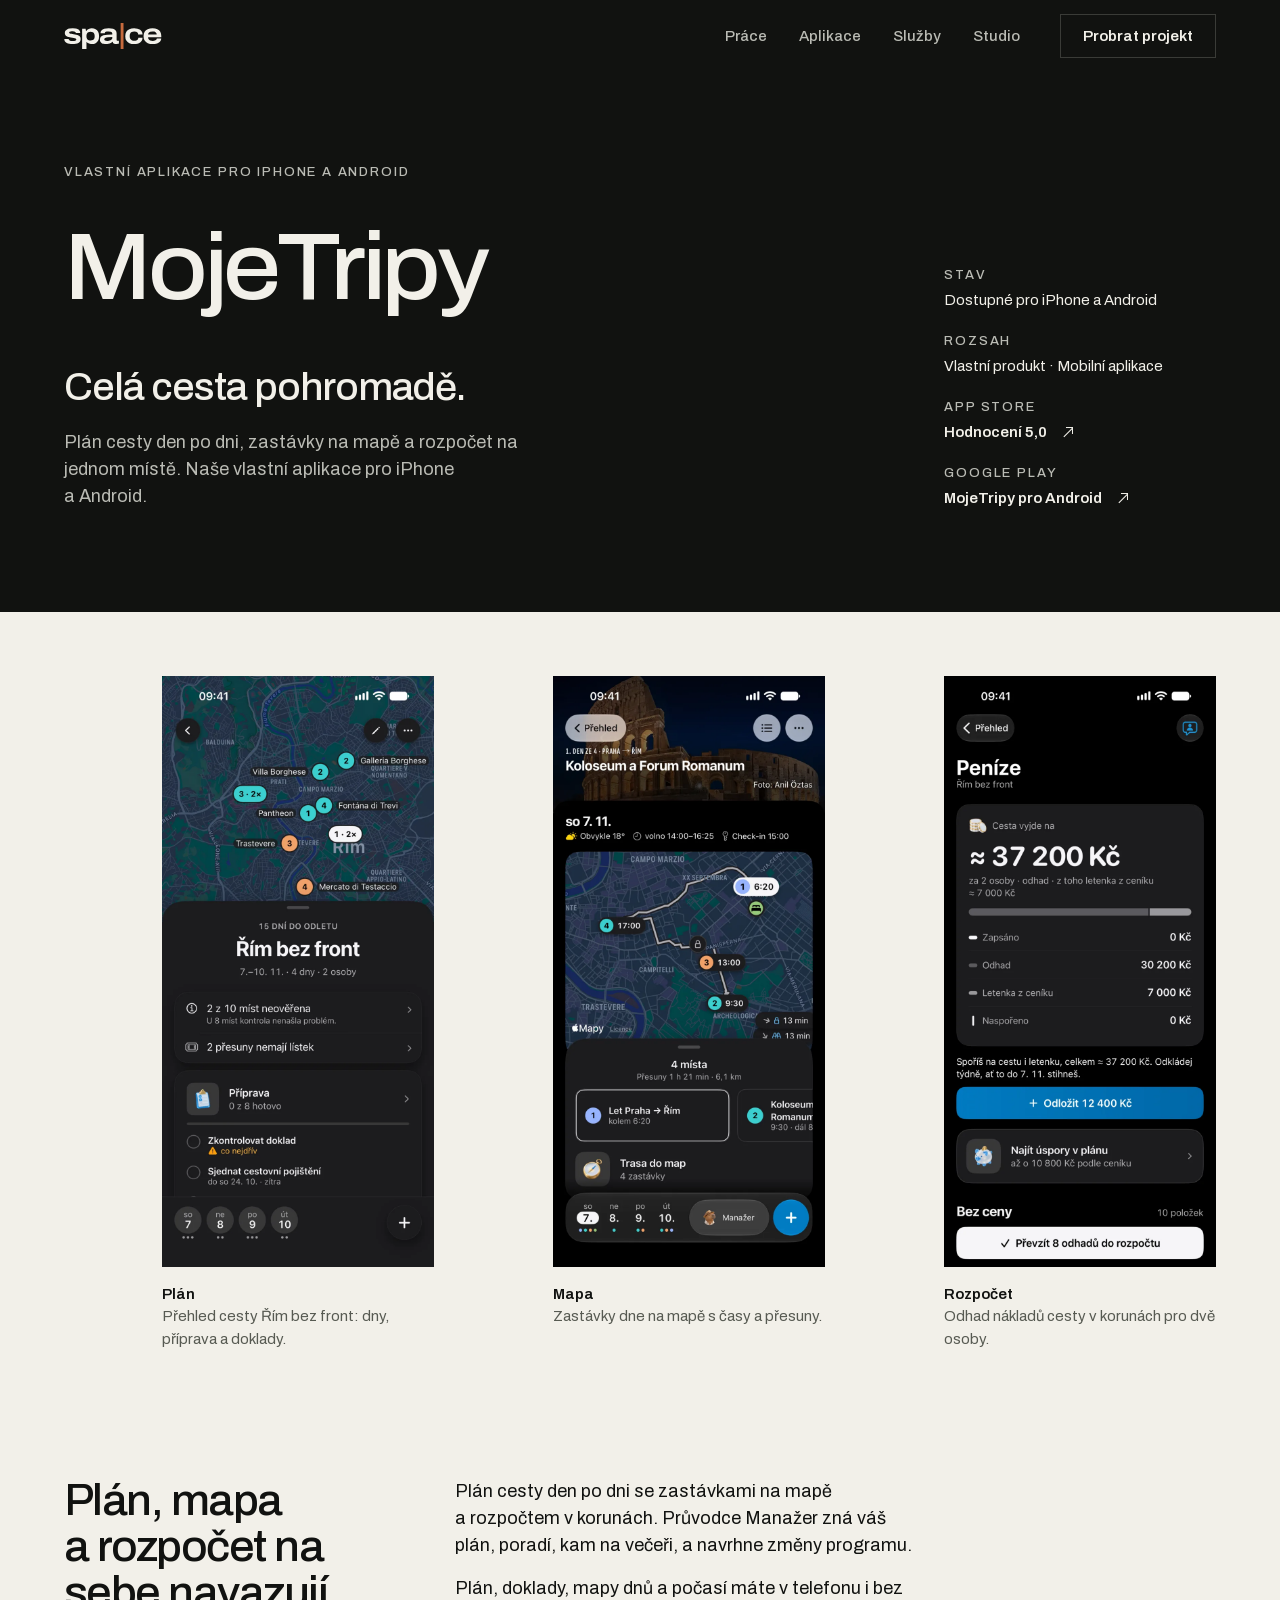
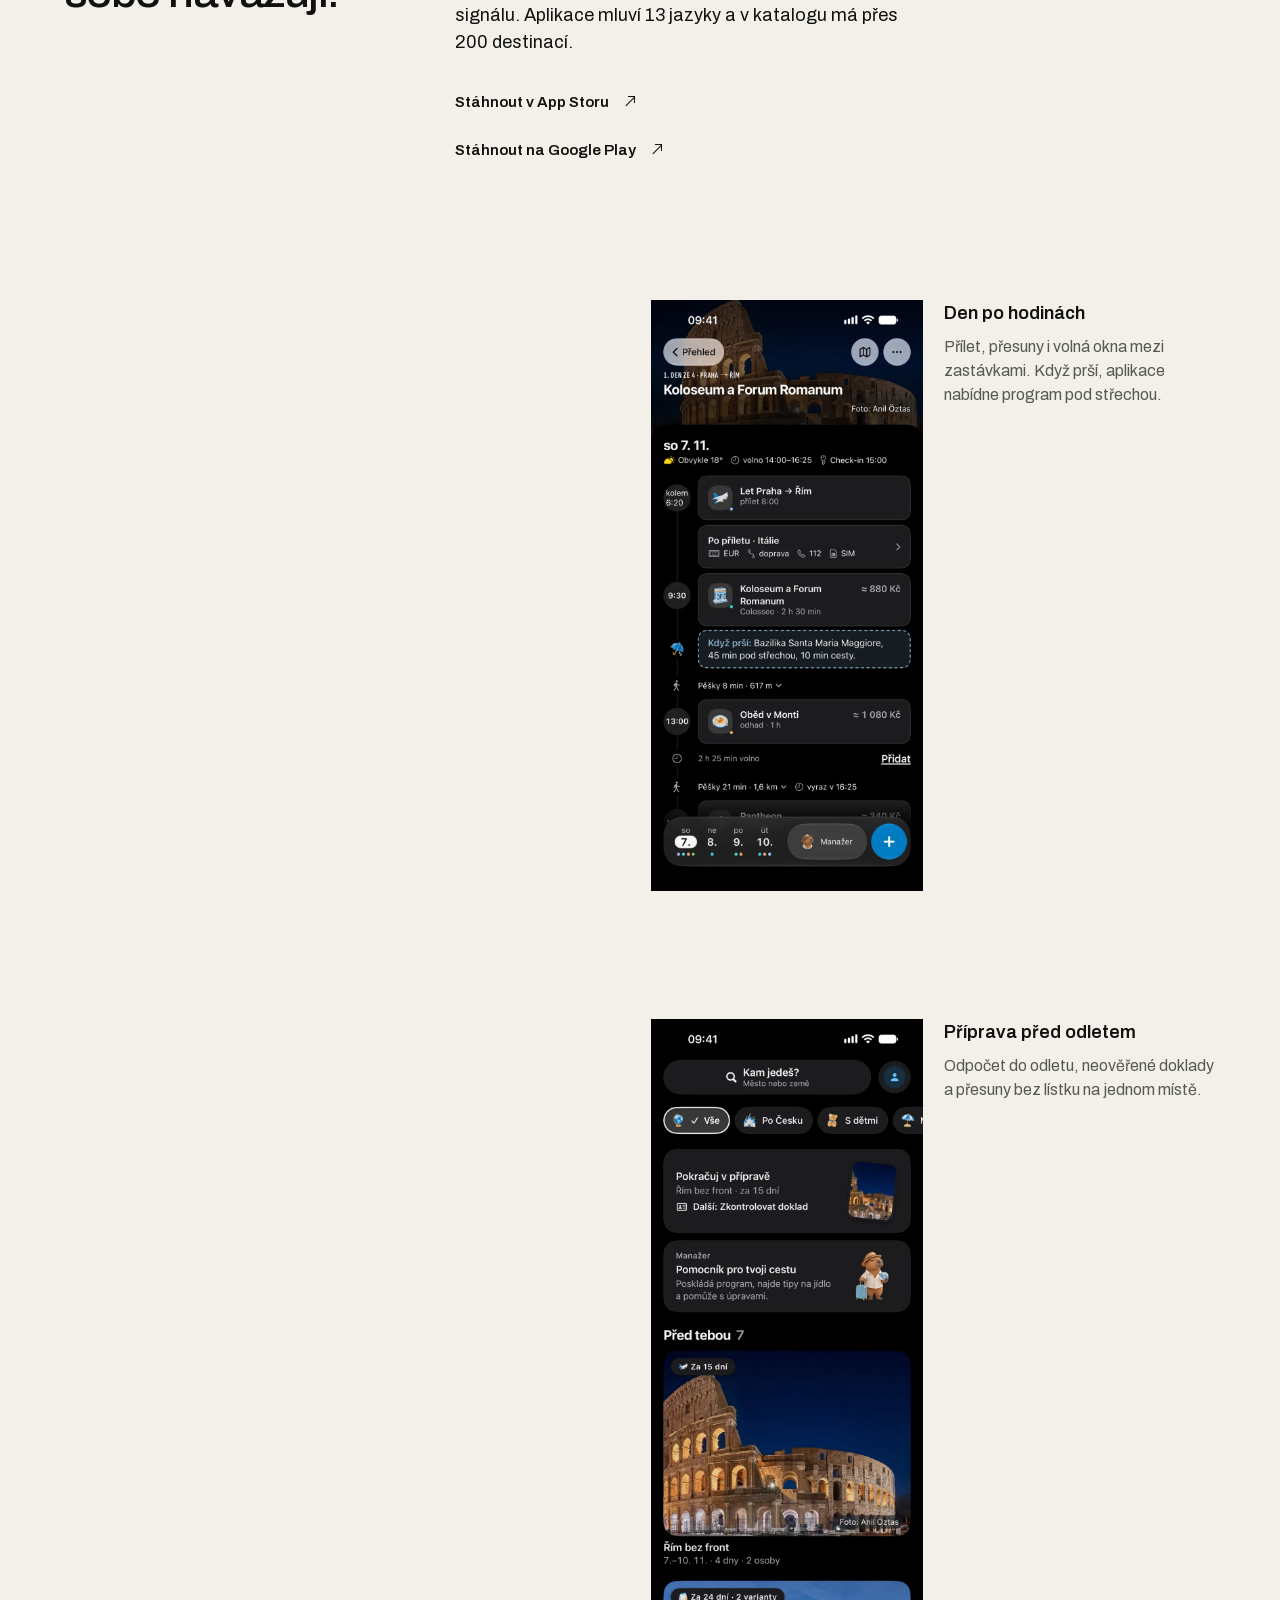
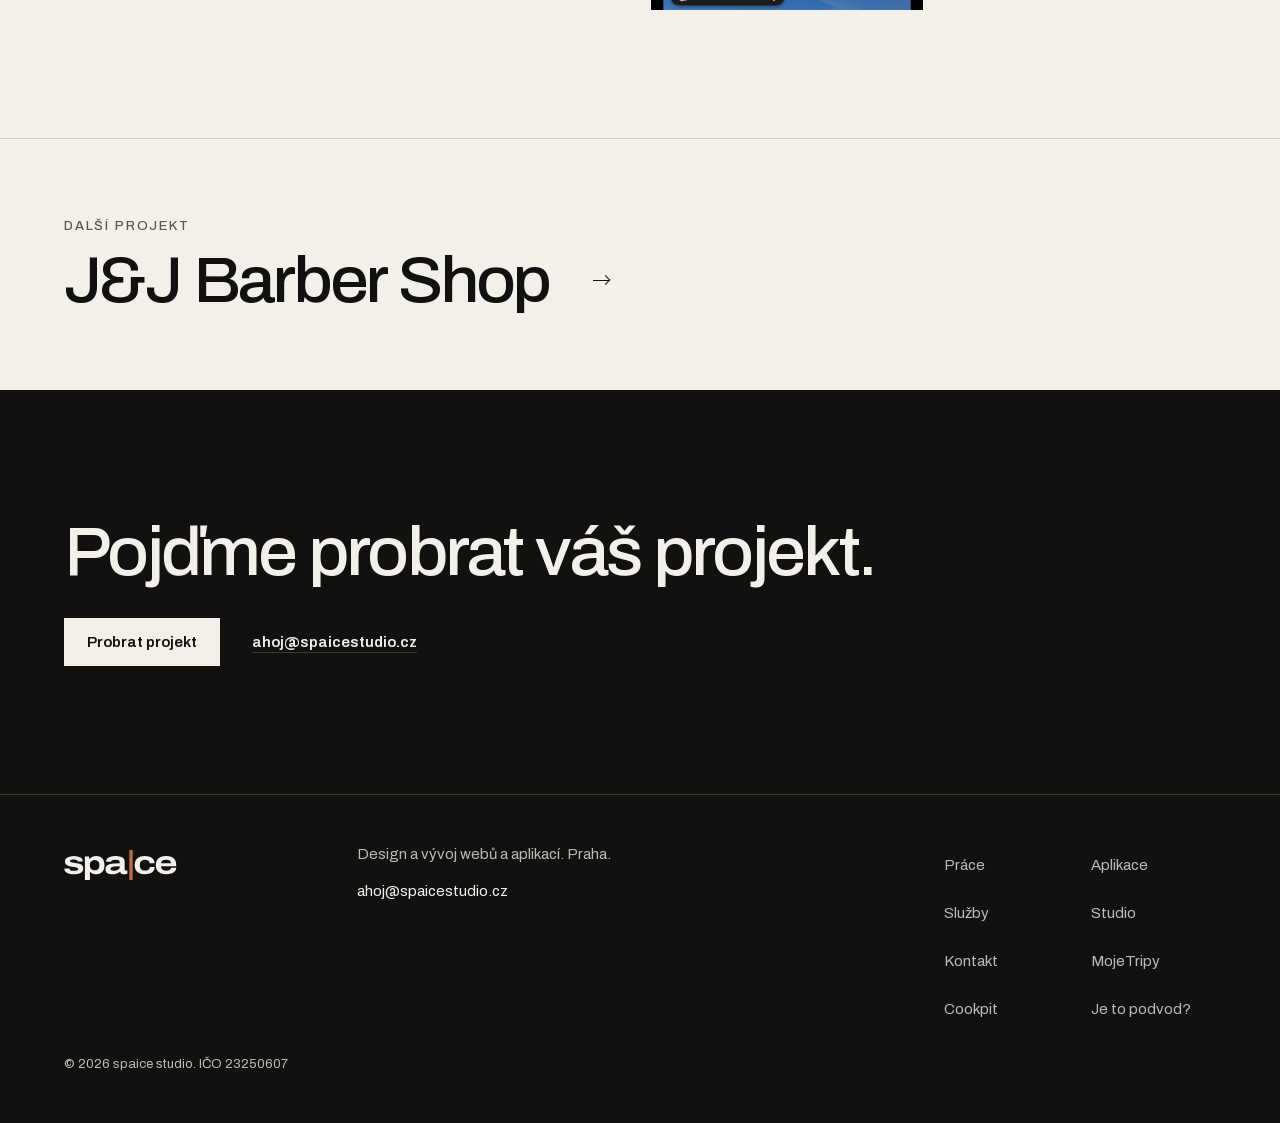
<file: prace/mojetripy/index.html>
<!doctype html>
<html lang="cs">
<head>
  <meta charset="utf-8">
  <meta name="viewport" content="width=device-width, initial-scale=1, viewport-fit=cover">
  <title>MojeTripy: plánovač cest pro iPhone a Android | spaice studio</title>
  <meta name="description" content="Plán cesty den po dni, zastávky na mapě a rozpočet na jednom místě. Naše vlastní aplikace pro iPhone a Android.">
  <link rel="canonical" href="https://spaicestudio.cz/prace/mojetripy/">
  <meta name="theme-color" content="#111210">
  <meta property="og:type" content="website">
  <meta property="og:site_name" content="spaice studio">
  <meta property="og:locale" content="cs_CZ">
  <meta property="og:url" content="https://spaicestudio.cz/prace/mojetripy/">
  <meta property="og:title" content="MojeTripy: plánovač cest pro iPhone a Android | spaice studio">
  <meta property="og:description" content="Plán cesty den po dni, zastávky na mapě a rozpočet na jednom místě. Naše vlastní aplikace pro iPhone a Android.">
  <meta property="og:image" content="https://spaicestudio.cz/assets/img/share-mojetripy-2510.jpg">
  <meta property="og:image:width" content="1200">
  <meta property="og:image:height" content="630">
  <meta name="twitter:card" content="summary_large_image">
  <link rel="icon" href="../../assets/logo/favicon.svg" type="image/svg+xml">
  <link rel="icon" href="../../assets/logo/favicon.ico" sizes="48x48">
  <link rel="apple-touch-icon" href="../../assets/logo/apple-touch-icon.png">
  <link rel="preload" href="../../assets/fonts/archivo-latin.woff2" as="font" type="font/woff2" crossorigin>
  <link rel="preload" href="../../assets/fonts/archivo-latin-ext.woff2" as="font" type="font/woff2" crossorigin>
  <link rel="stylesheet" href="../../assets/css/style.css?v=2510">
  <script src="../../assets/js/main.js?v=2510" defer></script>
</head>
<body>
<!--email_off-->
  <a class="skip" href="#obsah">Přeskočit na obsah</a>

  <header class="nav">
    <div class="nav__inner frame">
      <a class="logo" href="../../" aria-label="spaice studio, úvodní stránka"><svg class="logo__svg" viewBox="26.1 76 3417 910" aria-hidden="true" focusable="false"><path d="M322.4 812Q264.9 812 213.4 801.8Q161.9 791.7 122.6 771.9Q83.3 752 60.7 721.5Q38.1 691 38.1 649.8Q38.1 645.2 38.5 641.3Q38.9 637.4 39.7 633.9H192.9Q192.6 635.7 192.4 638.4Q192.1 641.1 192.1 643.1Q192.5 666.9 211.1 681.4Q229.7 695.9 259.7 702.3Q289.8 708.7 324.1 708.7Q355.7 708.7 386.4 704.6Q417.2 700.4 437.2 688.9Q457.2 677.4 457.2 654.8Q457.2 630.4 433.2 619.2Q409.2 607.9 366.9 601.3Q324.5 594.7 269.1 586Q226 578.8 187.5 568Q149 557.1 119.1 539.6Q89.3 522 72.2 494.2Q55.1 466.4 55.1 425.6Q55.1 381.5 75.4 350.5Q95.6 319.4 132.3 299.7Q169 279.9 219.5 270.6Q270 261.2 330.5 261.2Q385 261.2 432.2 270.5Q479.4 279.8 515.4 298.5Q551.4 317.2 572 345.1Q592.6 373.1 592.6 409.6Q592.6 414 592.5 418.5Q592.4 423 591.6 425.9H439.1V420.4Q439.1 400.9 423.7 388.7Q408.2 376.5 383.3 370.4Q358.4 364.3 327.9 364.3Q314.1 364.3 293.5 365.8Q272.8 367.4 252.9 372.1Q233 376.8 219.7 385.6Q206.3 394.5 206.3 409.9Q206.3 429.7 228.2 439.7Q250.1 449.8 286 455.4Q321.8 461 363.7 467.9Q409.8 475.1 453.8 484.2Q497.8 493.3 532.6 510.2Q567.4 527.1 588 557Q608.6 586.9 608.6 635.9Q608.6 685.4 588.1 719.3Q567.6 753.2 529.8 773.6Q492.1 794 439.4 803Q386.7 812 322.4 812Z M660.4 986.1V273H783.4L796.2 352.5H804.1Q838.7 303.1 888.7 282Q938.8 261 998.2 261Q1075.3 261 1132.6 290.7Q1189.9 320.5 1222 381.5Q1254 442.5 1254 536.5Q1254 630 1222.1 691.3Q1190.3 752.5 1134.3 782.3Q1078.3 812 1004.8 812Q967.1 812 932.2 803.8Q897.3 795.6 868.4 778.9Q839.6 762.1 819.1 736.9H812V986.1ZM956.7 690.3Q1004.1 690.3 1035.6 673.1Q1067.2 655.9 1083.2 623.4Q1099.3 591 1099.3 545.5V527.9Q1099.3 481.4 1083.2 448.9Q1067.2 416.3 1035 399.5Q1002.9 382.7 955.6 382.7Q909.1 382.7 876.6 400.5Q844.2 418.2 827.7 451.3Q811.2 484.5 811.2 531.1V541.2Q811.2 575.8 820.6 603.6Q830 631.5 848.6 650.5Q867.1 669.5 894.2 679.9Q921.4 690.3 956.7 690.3Z M1495.4 812Q1453.6 812 1415.6 805Q1377.5 798 1347.9 781.1Q1318.3 764.1 1301.4 734.3Q1284.5 704.4 1284.5 658.5Q1284.5 597.1 1316.2 561.1Q1347.9 525.1 1406 507.6Q1464.2 490.2 1543.1 484.8Q1622.1 479.4 1715.9 479.4V454.3Q1715.9 424.6 1702.2 405.9Q1688.6 387.3 1660.1 378.6Q1631.5 369.9 1585.1 369.9Q1547.3 369.9 1518.4 376.1Q1489.4 382.2 1473.3 393.9Q1457.2 405.6 1457.2 422.9V433.6H1305.9Q1304.9 429.4 1304.7 425.5Q1304.4 421.6 1304.4 416.3Q1304.4 369.6 1337.5 334.7Q1370.7 299.7 1434.9 280.4Q1499.2 261 1592.6 261Q1681.7 261 1742.9 278.7Q1804.2 296.4 1835.9 334.7Q1867.6 373 1867.6 435.8V661.4Q1867.6 679.7 1876 689.6Q1884.3 699.5 1901.4 699.5H1947.9V794.6Q1936.5 799.2 1910.4 805.5Q1884.2 811.8 1851.8 811.8Q1810.5 811.8 1785 801.7Q1759.6 791.7 1746.6 774.1Q1733.7 756.5 1728.5 734.5H1721Q1695.6 758.2 1661.3 775.9Q1626.9 793.7 1585.2 802.8Q1543.6 812 1495.4 812ZM1538.1 702.5Q1566.2 702.5 1597 695.7Q1627.9 688.9 1655 675.8Q1682.2 662.7 1699 643Q1715.9 623.2 1715.9 597.3V569Q1623.5 569 1561.2 576.6Q1498.8 584.2 1467.6 601.8Q1436.3 619.4 1436.3 650.1Q1436.3 670.7 1450.6 682Q1464.9 693.3 1488.3 697.9Q1511.7 702.5 1538.1 702.5Z M2481.7 812Q2383.7 812 2313.9 781.7Q2244 751.4 2207.1 690.1Q2170.2 628.8 2170.2 536.2Q2170.2 443.3 2207.2 382.3Q2244.3 321.3 2314.1 291.1Q2383.9 260.9 2481.7 260.9Q2544 260.9 2597.4 274.4Q2650.8 287.8 2690.9 315.2Q2731 342.6 2753 383.3Q2775 423.9 2775 478.1H2622.2Q2622.2 444.1 2603.8 420.8Q2585.3 397.4 2553.6 385.4Q2521.9 373.3 2481.3 373.3Q2430.9 373.3 2396.3 391.1Q2361.7 408.9 2344.1 442.8Q2326.4 476.8 2326.4 526V546.7Q2326.4 595.2 2344.5 629.5Q2362.5 663.8 2398.3 681.8Q2434 699.7 2486.8 699.7Q2526.8 699.7 2558.6 686.8Q2590.5 674 2609.4 650Q2628.3 626.1 2628.3 594H2775Q2775 648.5 2752.7 689.5Q2730.4 730.5 2690.8 757.7Q2651.2 784.8 2597.6 798.4Q2544 812 2481.7 812Z M3129.3 812Q3029.9 812 2958.6 782.6Q2887.3 753.2 2848.9 692.1Q2810.5 631 2810.5 536.8Q2810.5 443.9 2848.3 382.7Q2886 321.4 2956.4 291.2Q3026.9 261 3124.2 261Q3223.6 261 3292.2 290.8Q3360.8 320.5 3396 379.7Q3431.1 438.8 3431.1 527.6V570.5H2968.4Q2970.8 616.9 2990.2 646.3Q3009.6 675.8 3045.5 689.4Q3081.5 703.1 3131.8 703.1Q3155.6 703.1 3180.3 697.6Q3205 692.2 3225.8 681.5Q3246.7 670.9 3260.2 654.5Q3273.8 638.2 3275.5 616H3428.7Q3428.7 660.2 3407.8 696.5Q3386.9 732.8 3347.5 758.5Q3308.1 784.2 3252.8 798.1Q3197.5 812 3129.3 812ZM2969 478.2H3271.3Q3271.3 450.6 3260.4 430.4Q3249.5 410.2 3229.9 396.7Q3210.3 383.3 3184.1 376.7Q3158 370.2 3127.3 370.2Q3081.2 370.2 3047.1 382.5Q3013 394.9 2993.5 419.1Q2974 443.4 2969 478.2Z" fill="currentColor"/><rect x="2009" y="76" width="100" height="910" fill="#c66a3d"/></svg></a>
      <nav class="nav__links" aria-label="Hlavní navigace">
        <a href="../../#prace">Práce</a>
        <a href="../../#aplikace">Aplikace</a>
        <a href="../../#sluzby">Služby</a>
        <a href="../../#studio">Studio</a>
      </nav>
      <a class="btn btn--line nav__cta" href="../../#kontakt">Probrat projekt</a>
      <button class="nav__toggle" type="button" aria-expanded="false" aria-controls="menu" data-menu-toggle>Menu</button>
    </div>
  </header>

  <div class="menu" id="menu" data-menu hidden>
    <nav class="menu__links frame" aria-label="Mobilní navigace">
      <a href="../../#prace">Práce</a>
      <a href="../../#aplikace">Aplikace</a>
      <a href="../../#sluzby">Služby</a>
      <a href="../../#studio">Studio</a>
      <a href="../../#kontakt">Kontakt</a>
    </nav>
    <p class="menu__mail frame"><a href="mailto:ahoj@spaicestudio.cz">ahoj@spaicestudio.cz</a></p>
  </div>

  <main id="obsah">
    <article aria-labelledby="case-title">
      <header class="case-hero">
        <div class="case-hero__inner frame grid">
          <p class="hero__label">Vlastní aplikace pro iPhone a&nbsp;Android</p>
          <h1 class="case-hero__name" id="case-title">MojeTripy</h1>
          <p class="case-hero__claim">Celá cesta pohromadě.</p>
          <p class="case-hero__lead">Plán cesty den po dni, zastávky na mapě a&nbsp;rozpočet na jednom místě. Naše vlastní aplikace pro iPhone a&nbsp;Android.</p>
          <dl class="case-hero__facts">
          <div><dt>Stav</dt><dd>Dostupné pro iPhone a&nbsp;Android</dd></div>
          <div><dt>Rozsah</dt><dd>Vlastní produkt · Mobilní aplikace</dd></div>
          <div><dt>App Store</dt><dd><a class="more" href="https://apps.apple.com/cz/app/mojetripy/id6815389423" target="_blank" rel="noopener">Hodnocení 5,0<span class="arrow arrow--out" aria-hidden="true"></span></a></dd></div>
          <div><dt>Google Play</dt><dd><a class="more" href="https://play.google.com/store/apps/details?id=cz.mojetripy.app" target="_blank" rel="noopener">MojeTripy pro Android<span class="arrow arrow--out" aria-hidden="true"></span></a></dd></div>
          </dl>
        </div>
      </header>

      <div class="paper case">
      <div class="case__screens frame grid">
          <figure class="case__screen">
            <img src="../../assets/img/mt-trip-2610.webp" alt="" width="804" height="1748" decoding="async">
            <figcaption><strong>Plán</strong> Přehled cesty Řím bez front: dny, příprava a&nbsp;doklady.</figcaption>
          </figure>
          <figure class="case__screen">
            <img src="../../assets/img/mt-mapa-2610.webp" alt="" width="804" height="1748" loading="lazy" decoding="async">
            <figcaption><strong>Mapa</strong> Zastávky dne na mapě s&nbsp;časy a&nbsp;přesuny.</figcaption>
          </figure>
          <figure class="case__screen">
            <img src="../../assets/img/mt-penize-2610.webp" alt="" width="804" height="1748" loading="lazy" decoding="async">
            <figcaption><strong>Rozpočet</strong> Odhad nákladů cesty v&nbsp;korunách pro dvě osoby.</figcaption>
          </figure>
      </div>

        <div class="case__story frame grid">
          <h2 class="case__story-title">Plán, mapa a&nbsp;rozpočet na sebe navazují.</h2>
          <div class="case__story-text">
          <p>Plán cesty den po dni se zastávkami na mapě a&nbsp;rozpočtem v&nbsp;korunách. Průvodce Manažer zná váš plán, poradí, kam na večeři, a&nbsp;navrhne změny programu.</p>
          <p>Plán, doklady, mapy dnů a&nbsp;počasí máte v&nbsp;telefonu i&nbsp;bez signálu. Aplikace mluví 13&nbsp;jazyky a&nbsp;v&nbsp;katalogu má přes 200&nbsp;destinací.</p>
            <a class="more" href="https://apps.apple.com/cz/app/mojetripy/id6815389423" target="_blank" rel="noopener">Stáhnout v&nbsp;App Storu<span class="arrow arrow--out" aria-hidden="true"></span></a>
            <a class="more" href="https://play.google.com/store/apps/details?id=cz.mojetripy.app" target="_blank" rel="noopener">Stáhnout na Google Play<span class="arrow arrow--out" aria-hidden="true"></span></a>
          </div>
        </div>

      <div class="case__details frame grid">
        <figure class="case__detail case__detail--phone">
          <div class="case__shot"><img src="../../assets/img/mt-den-2610.webp" alt="Den v&nbsp;aplikaci MojeTripy: přílet, přesuny a&nbsp;zastávky po hodinách." width="804" height="1748" loading="lazy" decoding="async"></div>
          <figcaption class="case__note"><strong>Den po hodinách</strong> Přílet, přesuny i&nbsp;volná okna mezi zastávkami. Když prší, aplikace nabídne program pod střechou.</figcaption>
        </figure>
        <figure class="case__detail case__detail--phone">
          <div class="case__shot"><img src="../../assets/img/mt-main-2610.webp" alt="Úvodní obrazovka MojeTripy s&nbsp;odpočtem do odletu a&nbsp;přípravou cesty." width="804" height="1748" loading="lazy" decoding="async"></div>
          <figcaption class="case__note"><strong>Příprava před odletem</strong> Odpočet do odletu, neověřené doklady a&nbsp;přesuny bez lístku na jednom místě.</figcaption>
        </figure>
      </div>
      </div>
    </article>

    <nav class="next" aria-label="Další projekt">
      <a class="next__link frame" href="../jj-barber-shop/">
        <span class="eyebrow">Další projekt</span>
        <span class="next__name">J&amp;J Barber Shop<span class="arrow" aria-hidden="true"></span></span>
      </a>
    </nav>

    <section class="ink case-cta" aria-labelledby="cta-title">
      <div class="frame grid">
        <h2 class="section-title" id="cta-title">Pojďme probrat váš projekt.</h2>
        <div class="case-cta__actions">
          <a class="btn btn--solid" href="../../#kontakt">Probrat projekt</a>
          <a class="hero__more" href="mailto:ahoj@spaicestudio.cz">ahoj@spaicestudio.cz</a>
        </div>
      </div>
    </section>
  </main>

  <footer class="footer">
    <div class="footer__inner frame grid">
      <a class="logo footer__logo" href="../../" aria-label="spaice studio, úvodní stránka"><svg class="logo__svg" viewBox="26.1 76 3417 910" aria-hidden="true" focusable="false"><path d="M322.4 812Q264.9 812 213.4 801.8Q161.9 791.7 122.6 771.9Q83.3 752 60.7 721.5Q38.1 691 38.1 649.8Q38.1 645.2 38.5 641.3Q38.9 637.4 39.7 633.9H192.9Q192.6 635.7 192.4 638.4Q192.1 641.1 192.1 643.1Q192.5 666.9 211.1 681.4Q229.7 695.9 259.7 702.3Q289.8 708.7 324.1 708.7Q355.7 708.7 386.4 704.6Q417.2 700.4 437.2 688.9Q457.2 677.4 457.2 654.8Q457.2 630.4 433.2 619.2Q409.2 607.9 366.9 601.3Q324.5 594.7 269.1 586Q226 578.8 187.5 568Q149 557.1 119.1 539.6Q89.3 522 72.2 494.2Q55.1 466.4 55.1 425.6Q55.1 381.5 75.4 350.5Q95.6 319.4 132.3 299.7Q169 279.9 219.5 270.6Q270 261.2 330.5 261.2Q385 261.2 432.2 270.5Q479.4 279.8 515.4 298.5Q551.4 317.2 572 345.1Q592.6 373.1 592.6 409.6Q592.6 414 592.5 418.5Q592.4 423 591.6 425.9H439.1V420.4Q439.1 400.9 423.7 388.7Q408.2 376.5 383.3 370.4Q358.4 364.3 327.9 364.3Q314.1 364.3 293.5 365.8Q272.8 367.4 252.9 372.1Q233 376.8 219.7 385.6Q206.3 394.5 206.3 409.9Q206.3 429.7 228.2 439.7Q250.1 449.8 286 455.4Q321.8 461 363.7 467.9Q409.8 475.1 453.8 484.2Q497.8 493.3 532.6 510.2Q567.4 527.1 588 557Q608.6 586.9 608.6 635.9Q608.6 685.4 588.1 719.3Q567.6 753.2 529.8 773.6Q492.1 794 439.4 803Q386.7 812 322.4 812Z M660.4 986.1V273H783.4L796.2 352.5H804.1Q838.7 303.1 888.7 282Q938.8 261 998.2 261Q1075.3 261 1132.6 290.7Q1189.9 320.5 1222 381.5Q1254 442.5 1254 536.5Q1254 630 1222.1 691.3Q1190.3 752.5 1134.3 782.3Q1078.3 812 1004.8 812Q967.1 812 932.2 803.8Q897.3 795.6 868.4 778.9Q839.6 762.1 819.1 736.9H812V986.1ZM956.7 690.3Q1004.1 690.3 1035.6 673.1Q1067.2 655.9 1083.2 623.4Q1099.3 591 1099.3 545.5V527.9Q1099.3 481.4 1083.2 448.9Q1067.2 416.3 1035 399.5Q1002.9 382.7 955.6 382.7Q909.1 382.7 876.6 400.5Q844.2 418.2 827.7 451.3Q811.2 484.5 811.2 531.1V541.2Q811.2 575.8 820.6 603.6Q830 631.5 848.6 650.5Q867.1 669.5 894.2 679.9Q921.4 690.3 956.7 690.3Z M1495.4 812Q1453.6 812 1415.6 805Q1377.5 798 1347.9 781.1Q1318.3 764.1 1301.4 734.3Q1284.5 704.4 1284.5 658.5Q1284.5 597.1 1316.2 561.1Q1347.9 525.1 1406 507.6Q1464.2 490.2 1543.1 484.8Q1622.1 479.4 1715.9 479.4V454.3Q1715.9 424.6 1702.2 405.9Q1688.6 387.3 1660.1 378.6Q1631.5 369.9 1585.1 369.9Q1547.3 369.9 1518.4 376.1Q1489.4 382.2 1473.3 393.9Q1457.2 405.6 1457.2 422.9V433.6H1305.9Q1304.9 429.4 1304.7 425.5Q1304.4 421.6 1304.4 416.3Q1304.4 369.6 1337.5 334.7Q1370.7 299.7 1434.9 280.4Q1499.2 261 1592.6 261Q1681.7 261 1742.9 278.7Q1804.2 296.4 1835.9 334.7Q1867.6 373 1867.6 435.8V661.4Q1867.6 679.7 1876 689.6Q1884.3 699.5 1901.4 699.5H1947.9V794.6Q1936.5 799.2 1910.4 805.5Q1884.2 811.8 1851.8 811.8Q1810.5 811.8 1785 801.7Q1759.6 791.7 1746.6 774.1Q1733.7 756.5 1728.5 734.5H1721Q1695.6 758.2 1661.3 775.9Q1626.9 793.7 1585.2 802.8Q1543.6 812 1495.4 812ZM1538.1 702.5Q1566.2 702.5 1597 695.7Q1627.9 688.9 1655 675.8Q1682.2 662.7 1699 643Q1715.9 623.2 1715.9 597.3V569Q1623.5 569 1561.2 576.6Q1498.8 584.2 1467.6 601.8Q1436.3 619.4 1436.3 650.1Q1436.3 670.7 1450.6 682Q1464.9 693.3 1488.3 697.9Q1511.7 702.5 1538.1 702.5Z M2481.7 812Q2383.7 812 2313.9 781.7Q2244 751.4 2207.1 690.1Q2170.2 628.8 2170.2 536.2Q2170.2 443.3 2207.2 382.3Q2244.3 321.3 2314.1 291.1Q2383.9 260.9 2481.7 260.9Q2544 260.9 2597.4 274.4Q2650.8 287.8 2690.9 315.2Q2731 342.6 2753 383.3Q2775 423.9 2775 478.1H2622.2Q2622.2 444.1 2603.8 420.8Q2585.3 397.4 2553.6 385.4Q2521.9 373.3 2481.3 373.3Q2430.9 373.3 2396.3 391.1Q2361.7 408.9 2344.1 442.8Q2326.4 476.8 2326.4 526V546.7Q2326.4 595.2 2344.5 629.5Q2362.5 663.8 2398.3 681.8Q2434 699.7 2486.8 699.7Q2526.8 699.7 2558.6 686.8Q2590.5 674 2609.4 650Q2628.3 626.1 2628.3 594H2775Q2775 648.5 2752.7 689.5Q2730.4 730.5 2690.8 757.7Q2651.2 784.8 2597.6 798.4Q2544 812 2481.7 812Z M3129.3 812Q3029.9 812 2958.6 782.6Q2887.3 753.2 2848.9 692.1Q2810.5 631 2810.5 536.8Q2810.5 443.9 2848.3 382.7Q2886 321.4 2956.4 291.2Q3026.9 261 3124.2 261Q3223.6 261 3292.2 290.8Q3360.8 320.5 3396 379.7Q3431.1 438.8 3431.1 527.6V570.5H2968.4Q2970.8 616.9 2990.2 646.3Q3009.6 675.8 3045.5 689.4Q3081.5 703.1 3131.8 703.1Q3155.6 703.1 3180.3 697.6Q3205 692.2 3225.8 681.5Q3246.7 670.9 3260.2 654.5Q3273.8 638.2 3275.5 616H3428.7Q3428.7 660.2 3407.8 696.5Q3386.9 732.8 3347.5 758.5Q3308.1 784.2 3252.8 798.1Q3197.5 812 3129.3 812ZM2969 478.2H3271.3Q3271.3 450.6 3260.4 430.4Q3249.5 410.2 3229.9 396.7Q3210.3 383.3 3184.1 376.7Q3158 370.2 3127.3 370.2Q3081.2 370.2 3047.1 382.5Q3013 394.9 2993.5 419.1Q2974 443.4 2969 478.2Z" fill="currentColor"/><rect x="2009" y="76" width="100" height="910" fill="#c66a3d"/></svg></a>
      <div class="footer__about">
        <p>Design a&nbsp;vývoj webů a&nbsp;aplikací. Praha.</p>
        <a class="footer__mail" href="mailto:ahoj@spaicestudio.cz">ahoj@spaicestudio.cz</a>
      </div>
      <nav class="footer__nav" aria-label="Patička">
        <a href="../../#prace">Práce</a>
        <a href="../../#aplikace">Aplikace</a>
        <a href="../../#sluzby">Služby</a>
        <a href="../../#studio">Studio</a>
        <a href="../../#kontakt">Kontakt</a>
        <a href="../../prace/mojetripy/">MojeTripy</a>
        <a href="../../prace/cookpit/">Cookpit</a>
        <a href="https://jetopodvod.spaicestudio.cz/">Je to podvod?</a>
      </nav>
      <p class="footer__legal">©&nbsp;2026 spaice studio. IČO 23250607</p>
    </div>
  </footer>
<!--/email_off-->
</body>
</html>
</file>
<file: assets/css/style.css>
/* spaice studio: Prostor pro detail
   Vlevo velká sazba a celky, v pravých třech sloupcích detaily:
   výřezy skutečné práce, popisky a krátké vysvětlení. Tečka z loga je jediný akcent. */

@font-face {
  font-family: "Archivo";
  font-style: normal;
  font-weight: 100 900;
  font-stretch: 62% 125%;
  font-display: swap;
  src: url("../fonts/archivo-latin-ext.woff2") format("woff2");
  unicode-range: U+0100-02BA, U+02BD-02C5, U+02C7-02CC, U+02CE-02D7, U+02DD-02FF, U+0304, U+0308, U+0329, U+1D00-1DBF, U+1E00-1E9F, U+1EF2-1EFF, U+2020, U+20A0-20AB, U+20AD-20C0, U+2113, U+2C60-2C7F, U+A720-A7FF;
}
@font-face {
  font-family: "Archivo";
  font-style: normal;
  font-weight: 100 900;
  font-stretch: 62% 125%;
  font-display: swap;
  src: url("../fonts/archivo-latin.woff2") format("woff2");
  unicode-range: U+0000-00FF, U+0131, U+0152-0153, U+02BB-02BC, U+02C6, U+02DA, U+02DC, U+0304, U+0308, U+0329, U+2000-206F, U+20AC, U+2122, U+2191, U+2193, U+2212, U+2215, U+FEFF, U+FFFD;
}

:root {
  --ink: #111210;
  --paper: #f2f0e9;
  --accent: #c66a3d;
  --on-ink: #f2f0e9;
  --on-ink-2: #babbb4;
  --on-paper: #111210;
  --on-paper-2: #575a52;
  --line-ink: rgb(242 240 233 / 0.18);
  --line-paper: rgb(17 18 16 / 0.16);
  --error-ink: #ec9a74;

  --font: "Archivo", ui-sans-serif, system-ui, -apple-system, "Segoe UI", sans-serif;
  --ease: cubic-bezier(0.2, 0.7, 0.2, 1);

  --m: clamp(20px, 5vw, 80px);
  --g: clamp(16px, 1.7vw, 28px);
  --max: 1600px;
  --nav-h: 72px;
  --chapter: clamp(6rem, 10vw, 10rem);
}

*, *::before, *::after { box-sizing: border-box; }

html {
  -webkit-text-size-adjust: 100%;
  text-size-adjust: 100%;
  scroll-behavior: smooth;
  scroll-padding-top: var(--nav-h);
}
@media (prefers-reduced-motion: reduce) {
  html { scroll-behavior: auto; }
  *, *::before, *::after { transition: none !important; }
}

body {
  margin: 0;
  background: var(--ink);
  color: var(--on-ink);
  font-family: var(--font);
  font-size: 1.125rem;
  font-weight: 400;
  line-height: 1.5;
  font-kerning: normal;
  -webkit-font-smoothing: antialiased;
  -moz-osx-font-smoothing: grayscale;
}

img { display: block; max-width: 100%; height: auto; }
h1, h2, h3, p, figure, dl, dd { margin: 0; }
h1, h2, h3 { font-weight: 500; }
ul { margin: 0; padding: 0; list-style: none; }
a { color: inherit; }
button, input, textarea { font: inherit; color: inherit; }
strong { font-weight: 600; }
.nowrap { white-space: nowrap; }

:focus-visible { outline: 2px solid currentColor; outline-offset: 4px; }

.skip {
  position: absolute;
  top: 0.5rem;
  left: 0.5rem;
  z-index: 50;
  padding: 0.75rem 1rem;
  background: var(--paper);
  color: var(--ink);
  font-weight: 600;
  transform: translateY(-200%);
}
.skip:focus { transform: none; }

.frame {
  width: 100%;
  max-width: calc(var(--max) + 2 * var(--m));
  margin-inline: auto;
  padding-inline: var(--m);
}
.grid {
  display: grid;
  grid-template-columns: repeat(12, minmax(0, 1fr));
  column-gap: var(--g);
}


/* Logo „Kurzor“: písmeno i je oranžová čára, první tah každé skici */
.logo {
  display: inline-flex;
  align-items: center;
  min-height: 2.75rem;
  color: var(--on-ink);
  text-decoration: none;
}
.logo__svg { display: block; width: auto; height: 1.625rem; }
.footer__logo .logo__svg { height: 1.875rem; }


/* Tlačítka a odkazy */
.btn {
  display: inline-flex;
  align-items: center;
  justify-content: center;
  min-height: 3rem;
  padding: 0 1.375rem;
  border: 1px solid transparent;
  border-radius: 0;
  font-size: 0.9375rem;
  font-weight: 600;
  line-height: 1;
  text-decoration: none;
  white-space: nowrap;
  cursor: pointer;
  transition: background-color .2s var(--ease), color .2s var(--ease), border-color .2s var(--ease);
}
.btn--solid { background: var(--paper); color: var(--ink); }
.btn--solid:hover { background: #fff; }
.btn--line { min-height: 2.75rem; border-color: var(--line-ink); }
.btn--line:hover { border-color: var(--on-ink); }
.btn--store { gap: 0.625rem; }

.arrow {
  position: relative;
  display: inline-block;
  flex: none;
  width: 1.5rem;
  height: 0.625rem;
}
.arrow::before,
.arrow::after {
  content: "";
  position: absolute;
  top: 50%;
  right: 1px;
}
.arrow::before {
  width: 1rem;
  height: 1px;
  background: currentColor;
  transition: width .2s var(--ease);
}
.arrow::after {
  width: 0.4375rem;
  height: 0.4375rem;
  border-top: 1px solid currentColor;
  border-right: 1px solid currentColor;
  transform: translateY(-50%) rotate(45deg);
}
.arrow--out { width: 1rem; transform: rotate(-45deg); }
.arrow--out::before { width: 0.75rem; }

.more {
  display: inline-flex;
  align-items: center;
  gap: 0.75rem;
  min-height: 2.75rem;
  font-size: 0.9375rem;
  font-weight: 600;
  text-decoration: none;
}
.more:hover .arrow:not(.arrow--out)::before { width: 1.375rem; }

.eyebrow {
  font-size: 0.8125rem;
  font-weight: 500;
  letter-spacing: 0.14em;
  line-height: 1.25rem;
  text-transform: uppercase;
}

.section-title {
  grid-column: 1 / 10;
  font-size: clamp(2.5rem, 1.4rem + 3.6vw, 5rem);
  font-stretch: 104%;
  letter-spacing: -0.04em;
  line-height: 1;
  text-wrap: balance;
}


/* Navigace: stále nahoře, vždy na tmavé ploše */
.nav {
  position: fixed;
  inset: 0 0 auto;
  z-index: 20;
  background: var(--ink);
}
.nav__inner {
  display: flex;
  align-items: center;
  gap: 2.5rem;
  height: var(--nav-h);
}
.nav__links {
  display: flex;
  gap: 2rem;
  margin-left: auto;
}
.nav__links a {
  padding-block: 0.75rem;
  color: var(--on-ink-2);
  font-size: 0.9375rem;
  font-weight: 500;
  text-decoration: none;
  transition: color .2s var(--ease);
}
.nav__links a:hover { color: var(--on-ink); }
.nav__toggle {
  display: none;
  min-height: 2.75rem;
  padding: 0 0 0 1rem;
  border: 0;
  background: none;
  font-size: 0.9375rem;
  font-weight: 600;
  cursor: pointer;
}

.menu {
  position: fixed;
  inset: 0;
  z-index: 15;
  overflow-y: auto;
  padding-top: calc(var(--nav-h) + 1.5rem);
  padding-bottom: 2rem;
  background: var(--ink);
}
.menu__links { display: grid; }
.menu__links a {
  padding-block: 0.875rem;
  border-bottom: 1px solid var(--line-ink);
  font-size: 2rem;
  font-weight: 500;
  letter-spacing: -0.02em;
  line-height: 1.2;
  text-decoration: none;
}
.menu__mail { margin-top: 2rem; color: var(--on-ink-2); }
.menu-open { overflow: hidden; }


/* Úvod: sazba vlevo, vpravo skutečná práce v pohybu */
.hero { background: var(--ink); }
.hero__inner {
  align-items: center;
  min-height: min(92svh, 64rem);
  padding-top: calc(var(--nav-h) + clamp(2.5rem, 8vh, 6rem));
  padding-bottom: clamp(3rem, 8vh, 6rem);
}
.hero__text { grid-column: 1 / 7; }
.hero__label {
  color: var(--on-ink-2);
  font-size: 0.8125rem;
  font-weight: 500;
  letter-spacing: 0.14em;
  line-height: 1.25rem;
  text-transform: uppercase;
}
.hero__title {
  margin-top: clamp(1.75rem, 4vh, 2.75rem);
  font-size: clamp(2.75rem, 0.3rem + 6.3vw, 7.25rem);
  font-stretch: 110%;
  letter-spacing: -0.045em;
  line-height: 1;
}
.hero__line { display: block; }
.hero__lead {
  max-width: 26em;
  margin-top: clamp(1.75rem, 4vh, 2.75rem);
  color: var(--on-ink-2);
  font-size: clamp(1.0625rem, 0.95rem + 0.35vw, 1.25rem);
}
.hero__actions {
  display: flex;
  flex-wrap: wrap;
  align-items: center;
  gap: 0.5rem 2rem;
  margin-top: 2.25rem;
}
.hero__more {
  display: inline-flex;
  align-items: center;
  gap: 0.5rem;
  min-height: 2.75rem;
  font-size: 0.9375rem;
  font-weight: 600;
  text-decoration: underline;
  text-decoration-thickness: 1px;
  text-underline-offset: 0.35em;
  text-decoration-color: var(--line-ink);
  transition: text-decoration-color .2s var(--ease);
}
.hero__more:hover { text-decoration-color: currentColor; }

/* Scéna: záznam klientského webu a přes jeho roh telefon s MojeTripy */
.stage { grid-column: 7 / 13; }
.stage__visual {
  position: relative;
  padding-bottom: 22%;
}
.stage__web {
  margin-left: 14%;
  aspect-ratio: 16 / 10;
  background: #000;
  box-shadow: 0 0 0 1px rgb(242 240 233 / 0.12);
}
.stage__web video {
  display: block;
  width: 100%;
  height: 100%;
  object-fit: cover;
}
.stage__phone {
  position: absolute;
  left: 0;
  bottom: 0;
  width: 27%;
  aspect-ratio: 804 / 1748;
  overflow: hidden;
  border-radius: 11% / 5%;
  background: #000;
  box-shadow: 0 0 0 1px rgb(242 240 233 / 0.16), 0 1.5rem 3.5rem rgb(0 0 0 / 0.6);
}
.stage__phone img {
  position: absolute;
  inset: 0;
  width: 100%;
  height: 100%;
  opacity: 0;
  transition: opacity .7s var(--ease);
}
.stage__phone img.is-on { opacity: 1; }
.stage__cap {
  display: flex;
  flex-wrap: wrap;
  align-items: center;
  justify-content: space-between;
  gap: 0.25rem 1.5rem;
  margin-top: 1.25rem;
  margin-left: 30%;
  color: var(--on-ink-2);
  font-size: 0.875rem;
}
.stage__name { color: var(--on-ink); }
.stage__pause {
  min-height: 2.75rem;
  padding: 0;
  border: 0;
  background: none;
  color: var(--on-ink-2);
  font-size: 0.875rem;
  font-weight: 600;
  text-decoration: underline;
  text-decoration-thickness: 1px;
  text-underline-offset: 0.35em;
  text-decoration-color: var(--line-ink);
  cursor: pointer;
}
.stage__pause:hover { color: var(--on-ink); }
.no-motion .stage__pause { display: none; }


/* Světlá plocha: vybraná práce a služby */
.paper {
  background: var(--paper);
  color: var(--on-paper);
  overflow: clip;
}
.paper .eyebrow,
.paper .project__scope,
.paper figcaption { color: var(--on-paper-2); }

.work {
  padding-top: clamp(4.5rem, 7vw, 7.5rem);
}

.project {
  grid-column: 1 / -1;
  display: grid;
  grid-template-columns: subgrid;
  margin-top: var(--chapter);
}
.project--gg { margin-top: clamp(2.5rem, 4.5vw, 4.5rem); }

.project__whole img,
.detail img { width: 100%; }

.detail {
  position: relative;
  grid-column: 10 / 13;
  grid-row: 1;
  align-self: start;
}
.detail figcaption {
  margin-top: 1rem;
  font-size: 0.875rem;
  line-height: 1.45;
}
.project__title {
  margin-top: 0.75rem;
  font-size: clamp(1.875rem, 1.2rem + 1.9vw, 3rem);
  font-stretch: 104%;
  letter-spacing: -0.035em;
  line-height: 1.05;
  text-wrap: balance;
}
.project__text { margin-top: 1.25rem; }
.project__scope {
  margin-top: 1rem;
  font-size: 0.875rem;
}
.project .more { margin-top: 1rem; }

/* Gentlemen’s Garage: celek přes devět sloupců, text pod ním ve dvou polovinách */
.project--gg .project__whole { grid-column: 1 / 10; grid-row: 1; }
.project--gg .project__head { grid-column: 1 / 6; grid-row: 2; margin-top: 2rem; }
.project--gg .project__body { grid-column: 6 / 10; grid-row: 2; margin-top: 2rem; }
.project--gg .project__body p:first-child { max-width: 30em; }

/* J&J: úzký text, menší celek, vysoká účtenka vpravo */
.project--jj .project__head { grid-column: 1 / 4; grid-row: 1; }
.project--jj .project__whole { grid-column: 4 / 10; grid-row: 1; align-self: start; }


/* Služby: název vlevo, vysvětlení v pravém sloupci */
.services {
  padding-top: var(--chapter);
  padding-bottom: var(--chapter);
}
.rows {
  grid-column: 1 / -1;
  display: grid;
  grid-template-columns: subgrid;
  margin-top: clamp(2.5rem, 4.5vw, 4.5rem);
  border-bottom: 1px solid var(--line-paper);
}
.row {
  grid-column: 1 / -1;
  display: grid;
  grid-template-columns: subgrid;
  align-items: baseline;
  padding-block: clamp(1.75rem, 2.6vw, 2.5rem);
  border-top: 1px solid var(--line-paper);
}
.row__name {
  grid-column: 1 / 10;
  font-size: clamp(1.75rem, 1rem + 2.4vw, 3.25rem);
  font-stretch: 104%;
  letter-spacing: -0.035em;
  line-height: 1.05;
}
.row__text {
  grid-column: 10 / 13;
  font-size: 1rem;
}


/* Vlastní aplikace: MojeTripy jako vlajková loď, pod ní dvě aplikace před vydáním */
.apps__inner {
  padding-top: var(--chapter);
  padding-bottom: var(--chapter);
}
.apps .section-title { grid-row: 1; }
.apps__intro {
  grid-column: 10 / 13;
  grid-row: 1;
  align-self: end;
  color: var(--on-ink-2);
  font-size: 1rem;
}
.app-id {
  display: flex;
  align-items: center;
  gap: 1rem;
}
.app-icon {
  flex: none;
  width: 3.5rem;
  height: 3.5rem;
  border-radius: 22.5%;
}
.app-id__name {
  font-size: 1.375rem;
  font-weight: 600;
  letter-spacing: -0.01em;
  line-height: 1.2;
}
.app-id__status { color: var(--on-ink-2); font-size: 0.875rem; }
.phone-shot {
  border-radius: 11% / 5%;
  box-shadow: 0 0 0 1px rgb(242 240 233 / 0.14);
}

.flagship {
  grid-column: 1 / -1;
  display: grid;
  grid-template-columns: subgrid;
  align-items: center;
  margin-top: clamp(3rem, 6vw, 6rem);
}
.flagship__text { grid-column: 1 / 6; }
.flagship__claim {
  margin-top: 2rem;
  font-size: clamp(2.25rem, 1rem + 3.2vw, 4.25rem);
  font-weight: 500;
  font-stretch: 104%;
  letter-spacing: -0.04em;
  line-height: 1;
  text-wrap: balance;
}
.flagship__desc {
  max-width: 32em;
  margin-top: 1.25rem;
  color: var(--on-ink-2);
}
.flagship__facts {
  margin-top: 1.75rem;
  border-bottom: 1px solid var(--line-ink);
  font-size: 0.9375rem;
}
.flagship__facts li {
  padding-block: 0.75rem;
  border-top: 1px solid var(--line-ink);
}
.flagship__actions {
  display: flex;
  flex-wrap: wrap;
  align-items: center;
  gap: 0.5rem 2rem;
  margin-top: 2rem;
}
.flagship__screens {
  grid-column: 7 / 13;
  display: grid;
  grid-template-columns: repeat(3, minmax(0, 1fr));
  gap: var(--g);
}
.flagship__screens img { width: 100%; }
.flagship__screens figcaption {
  margin-top: 0.75rem;
  color: var(--on-ink-2);
  font-size: 0.875rem;
}

.apps__more {
  grid-column: 1 / -1;
  display: grid;
  grid-template-columns: subgrid;
  margin-top: var(--chapter);
}
.app-item {
  display: grid;
  grid-template-columns: minmax(0, 0.4fr) minmax(0, 0.6fr);
  gap: var(--g);
  align-items: start;
  padding-top: 2rem;
  border-top: 1px solid var(--line-ink);
}
.app-item:nth-child(1) { grid-column: 1 / 7; }
.app-item:nth-child(2) { grid-column: 7 / 13; }
.app-item__screen { width: 100%; }
.app-item__claim {
  margin-top: 1.5rem;
  font-size: clamp(1.5rem, 1rem + 1.2vw, 2.25rem);
  font-weight: 500;
  font-stretch: 104%;
  letter-spacing: -0.03em;
  line-height: 1.1;
  text-wrap: balance;
}
.app-item__desc {
  margin-top: 1rem;
  color: var(--on-ink-2);
  font-size: 1rem;
}
.app-item .more { margin-top: 1rem; }


/* Tmavá kapitola: studio, kontakt a patička */
.ink { background: var(--ink); color: var(--on-ink); }
.ink__inner {
  position: relative;
  padding-top: var(--chapter);
  padding-bottom: var(--chapter);
}
.ink__inner > .studio,
.ink__inner > .contact {
  grid-column: 1 / -1;
  display: grid;
  grid-template-columns: subgrid;
}
.studio__text,
.contact__lead,
.form__note { grid-column: 10 / 13; }
.studio__text { color: var(--on-ink-2); font-size: 1rem; align-self: end; }

.contact { margin-top: var(--chapter); }
.contact__lead { color: var(--on-ink-2); font-size: 1rem; align-self: end; }
.contact__mail {
  grid-column: 1 / 10;
  display: flex;
  flex-wrap: wrap;
  align-items: baseline;
  gap: 0.75rem 2rem;
  margin-top: clamp(2.5rem, 4vw, 4rem);
}
.contact__address {
  font-size: clamp(1.625rem, 0.9rem + 2.7vw, 3.5rem);
  font-weight: 500;
  font-stretch: 104%;
  letter-spacing: -0.035em;
  line-height: 1.1;
  text-decoration: underline;
  text-decoration-thickness: 1px;
  text-underline-offset: 0.18em;
  text-decoration-color: var(--line-ink);
  overflow-wrap: anywhere;
  transition: text-decoration-color .2s var(--ease);
}
.contact__address:hover { text-decoration-color: currentColor; }
.contact__copy {
  min-height: 2.75rem;
  padding: 0;
  border: 0;
  background: none;
  color: var(--on-ink-2);
  font-size: 0.9375rem;
  font-weight: 600;
  text-decoration: underline;
  text-decoration-thickness: 1px;
  text-underline-offset: 0.35em;
  text-decoration-color: var(--line-ink);
  cursor: pointer;
}
.contact__copy:hover { color: var(--on-ink); }
.contact__copied { color: var(--on-ink-2); font-size: 0.9375rem; }

.form {
  grid-column: 1 / -1;
  display: grid;
  grid-template-columns: subgrid;
  margin-top: clamp(2.5rem, 4vw, 4rem);
}
.form__fields {
  grid-column: 1 / 10;
  display: grid;
  grid-template-columns: 1fr 1fr;
  gap: 1.5rem var(--g);
}
.field { display: grid; gap: 0.5rem; align-content: start; }
.field--wide { grid-column: 1 / -1; }
.field label { font-size: 0.9375rem; font-weight: 500; }
.field__opt { color: var(--on-ink-2); font-weight: 400; }
.field input,
.field textarea {
  width: 100%;
  min-height: 3.25rem;
  padding: 0.8125rem 1rem;
  border: 1px solid var(--line-ink);
  border-radius: 0;
  background: rgb(242 240 233 / 0.04);
  font-size: 1.0625rem;
  line-height: 1.5;
  transition: border-color .2s var(--ease);
}
.field textarea { resize: vertical; }
.field input:hover,
.field textarea:hover { border-color: rgb(242 240 233 / 0.36); }
.field input:focus,
.field textarea:focus { border-color: var(--on-ink); outline: 2px solid var(--on-ink); outline-offset: 0; }
.field [aria-invalid="true"] { border-color: var(--error-ink); }
.field__err { color: var(--error-ink); font-size: 0.9375rem; }
.form__send { grid-column: 1 / -1; margin-top: 0.5rem; }
.form__status { grid-column: 1 / -1; color: var(--on-ink-2); font-size: 0.9375rem; }
.form__status:empty { display: none; }
.form__note {
  align-self: end;
  min-height: 3rem;
  display: flex;
  align-items: center;
  color: var(--on-ink-2);
  font-size: 0.9375rem;
}
/* tlačítko a vysvětlení na stejné řádce: vysvětlení sedí u spodní hrany polí */
.form__fields:has(.form__status:not(:empty)) + .form__note { align-self: auto; }

.footer { border-top: 1px solid var(--line-ink); }
.footer__inner {
  row-gap: 1.5rem;
  padding-block: 3rem;
  color: var(--on-ink-2);
  font-size: 0.9375rem;
}
.footer__logo { grid-column: 1 / 4; grid-row: 1; color: var(--on-ink); align-self: start; }
.footer__about { grid-column: 4 / 10; grid-row: 1; display: grid; justify-items: start; align-content: start; gap: 0.25rem; }
.footer__nav {
  grid-column: 10 / 13;
  grid-row: 1;
  display: grid;
  grid-template-columns: 1fr 1fr;
  gap: 0.25rem var(--g);
  align-content: start;
}
.footer__nav a,
.footer__mail {
  display: inline-flex;
  align-items: center;
  min-height: 2.75rem;
  text-decoration: none;
  transition: color .2s var(--ease);
}
.footer__nav a:hover,
.footer__mail:hover { color: var(--on-ink); }
.footer__mail { color: var(--on-ink); }
.footer__legal { grid-column: 1 / 10; grid-row: 2; font-size: 0.8125rem; }


/* Případové studie */
.case-hero__inner {
  --top: calc(var(--nav-h) + clamp(3rem, 10vh, 7.5rem));
  position: relative;
  padding-top: var(--top);
  padding-bottom: clamp(4rem, 8vw, 7.5rem);
}
.case-hero .hero__label { grid-column: 1 / 10; grid-row: 1; }
.case-hero__name {
  grid-column: 1 / 10;
  grid-row: 2;
  margin-top: 2.5rem;
  font-size: clamp(3rem, 0.9rem + 6.2vw, 8rem);
  font-stretch: 110%;
  letter-spacing: -0.045em;
  line-height: 1;
  text-wrap: balance;
}
.case-hero__claim {
  grid-column: 1 / 10;
  grid-row: 3;
  margin-top: clamp(2rem, 4vw, 3.5rem);
  font-size: clamp(1.625rem, 1.1rem + 1.6vw, 2.75rem);
  font-weight: 500;
  font-stretch: 104%;
  letter-spacing: -0.03em;
  line-height: 1.1;
}
.case-hero__lead {
  grid-column: 1 / 6;
  grid-row: 4;
  margin-top: 1.25rem;
  color: var(--on-ink-2);
}
.case-hero__facts {
  grid-column: 10 / 13;
  grid-row: 2 / 5;
  align-self: end;
  display: grid;
  gap: 1.25rem;
  font-size: 0.9375rem;
}
.case-hero__facts dt {
  color: var(--on-ink-2);
  font-size: 0.8125rem;
  font-weight: 500;
  letter-spacing: 0.14em;
  text-transform: uppercase;
}
.case-hero__facts dd { margin-top: 0.25rem; }
.case-hero__facts .more { min-height: 0; }
.case-hero__back { grid-column: 1 / -1; grid-row: 5; margin-top: 2.5rem; }

.case { padding-top: clamp(3rem, 5vw, 5rem); padding-bottom: var(--chapter); }
.case__main img { width: 100%; }

.case__screens { align-items: start; }
.case__screen:nth-child(1) { grid-column: 2 / 5; }
.case__screen:nth-child(2) { grid-column: 6 / 9; }
.case__screen:nth-child(3) { grid-column: 10 / 13; }
.case__screen img { width: 100%; }
.case__screen figcaption { margin-top: 1rem; font-size: 0.9375rem; }
.case__screen figcaption strong { display: block; color: var(--on-paper); }

.case__story { margin-top: var(--chapter); }
.case__story-title {
  grid-column: 1 / 5;
  font-size: clamp(1.875rem, 1.2rem + 1.9vw, 3rem);
  font-stretch: 104%;
  letter-spacing: -0.035em;
  line-height: 1.05;
  text-wrap: balance;
}
.case__story-text { grid-column: 5 / 10; display: grid; gap: 1rem; justify-items: start; }
.case__story-text .more { margin-top: 0.5rem; }
.case__story-text .more + .more { margin-top: -0.75rem; }

.case__details { margin-top: var(--chapter); row-gap: var(--chapter); }
.case__detail {
  grid-column: 1 / -1;
  display: grid;
  grid-template-columns: subgrid;
  align-items: start;
}
.case__shot { grid-column: 1 / 10; }
.case__shot img { width: 100%; }
.case__detail--tall .case__shot { grid-column: 6 / 10; }
.case__detail--phone .case__shot { grid-column: 7 / 10; }
.case__note { grid-column: 10 / 13; font-size: 1rem; color: var(--on-paper-2); }
.case__note strong { display: block; margin-bottom: 0.5rem; color: var(--on-paper); font-size: 1.125rem; }

.next { background: var(--paper); color: var(--on-paper); }
.next__link {
  display: grid;
  gap: 0.75rem;
  padding-block: clamp(3rem, 6vw, 5rem);
  border-top: 1px solid var(--line-paper);
  text-decoration: none;
}
.next .eyebrow { color: var(--on-paper-2); }
.next__name {
  display: inline-flex;
  align-items: center;
  gap: 1.25rem;
  font-size: clamp(2.25rem, 1.2rem + 3.6vw, 4.5rem);
  font-weight: 500;
  font-stretch: 104%;
  letter-spacing: -0.04em;
  line-height: 1;
}
.next__name .arrow { width: 2.5rem; height: 1rem; }
.next__link:hover .arrow::before { width: 2.25rem; }

.case-cta .grid { padding-block: var(--chapter); row-gap: 2rem; }
.case-cta__actions {
  grid-column: 1 / 10;
  display: flex;
  flex-wrap: wrap;
  align-items: center;
  gap: 0.75rem 2rem;
}


/* 900 až 1199 px: úzké sloupce nahoru nad obraz */
@media (min-width: 900px) and (max-width: 1199px) {
  .project--gg .project__head { grid-column: 1 / 10; }
  .project--gg .project__body { grid-column: 1 / 10; grid-row: 3; margin-top: 1.25rem; }
  .project--jj .project__head { grid-column: 1 / 10; grid-row: 1; margin-bottom: 2.5rem; }
  .project--jj .project__whole { grid-column: 1 / 10; grid-row: 2; }
  .project--jj .detail { grid-row: 2; }
  .flagship__text { grid-column: 1 / 7; }
  .case-hero__lead { grid-column: 1 / 9; }
  .case__story-title { grid-column: 1 / 10; }
  .case__story-text { grid-column: 1 / 10; margin-top: 1.5rem; }
}


/* Telefon a tablet: čtyři sloupce, detail pod celkem */
@media (max-width: 899px) {
  :root { --nav-h: 60px; --chapter: clamp(4.5rem, 14vw, 6rem); }
  body { font-size: 1.0625rem; }
  .grid { grid-template-columns: repeat(4, minmax(0, 1fr)); }

  .nav__inner { gap: 1rem; }
  .logo__svg { height: 1.5rem; }
  .nav__links { display: none; }
  .nav__cta { margin-left: auto; min-height: 2.5rem; padding: 0 0.875rem; font-size: 0.875rem; }
  .nav__toggle { display: block; }

  .section-title { grid-column: 1 / -1; }

  .hero__inner {
    min-height: 0;
    padding-top: calc(var(--nav-h) + 3rem);
    padding-bottom: 3.5rem;
  }
  .hero__text,
  .stage { grid-column: 1 / -1; }
  .hero__title { font-size: clamp(2.75rem, 13.6vw, 5.75rem); font-stretch: 104%; letter-spacing: -0.04em; }
  .stage { margin-top: 3rem; }
  .stage__cap { margin-left: 0; }

  .project,
  .project > * { grid-column: 1 / -1 !important; grid-row: auto !important; }
  .project .detail { grid-column: 2 / -1 !important; margin-top: var(--g); }
  .project--gg .project__head,
  .project--jj .project__head { margin-top: 2.5rem; }
  .project--gg .project__body { margin-top: 1.25rem; }
  /* celek, pod ním detail, pak text */
  .project > * { order: 3; }
  .project .project__whole { order: 1; }
  .project .detail { order: 2; }

  .row { row-gap: 0.75rem; }
  .row__name,
  .row__text { grid-column: 1 / -1; }

  .apps__intro { grid-column: 1 / -1; grid-row: auto; margin-top: 1.5rem; }
  .flagship__text,
  .flagship__screens { grid-column: 1 / -1; }
  .flagship__screens { margin-top: 2.5rem; gap: 0.75rem; }
  .app-item:nth-child(n) { grid-column: 1 / -1; }
  .app-item + .app-item { margin-top: 3.5rem; }

  .studio__text,
  .contact__lead,
  .form__note { grid-column: 1 / -1; }
  .studio__text,
  .contact__lead { margin-top: 1.5rem; }
  .contact__mail,
  .form,
  .form__fields { grid-column: 1 / -1; }
  .form__fields { grid-template-columns: 1fr; }
  .form__note { min-height: 0; margin-top: 1rem; }

  .footer__logo,
  .footer__about,
  .footer__nav,
  .footer__legal { grid-column: 1 / -1; grid-row: auto; }

  .case-hero__name,
  .case-hero__claim,
  .case-hero__lead,
  .case-hero__facts { grid-column: 1 / -1; grid-row: auto; }
  .case-hero__facts { margin-top: 2.5rem; }
  .case__screens { row-gap: 2rem; }
  .case__screen:nth-child(n) { grid-column: span 2; }
  .case__story-title,
  .case__story-text { grid-column: 1 / -1; }
  .case__story-text { margin-top: 1.5rem; }
  .case__shot { grid-column: 1 / -1; }
  .case__detail--tall .case__shot,
  .case__detail--phone .case__shot { grid-column: 1 / 4; }
  .case__note { grid-column: 1 / -1; margin-top: 1.25rem; }
  .case-cta__actions { grid-column: 1 / -1; }
}

@media (max-width: 599px) {
  .app-item { grid-template-columns: 1fr; }
  .app-item__screen { order: 2; width: 58%; margin-top: 0.5rem; }
}

@media (min-width: 600px) and (max-width: 899px) {
  .project .detail { grid-column: 3 / -1 !important; }
  .form__fields { grid-template-columns: 1fr 1fr; }
  .case__screen:nth-child(n) { grid-column: span 1; }
  .case__screens { grid-template-columns: repeat(3, minmax(0, 1fr)); }
}
</file>
